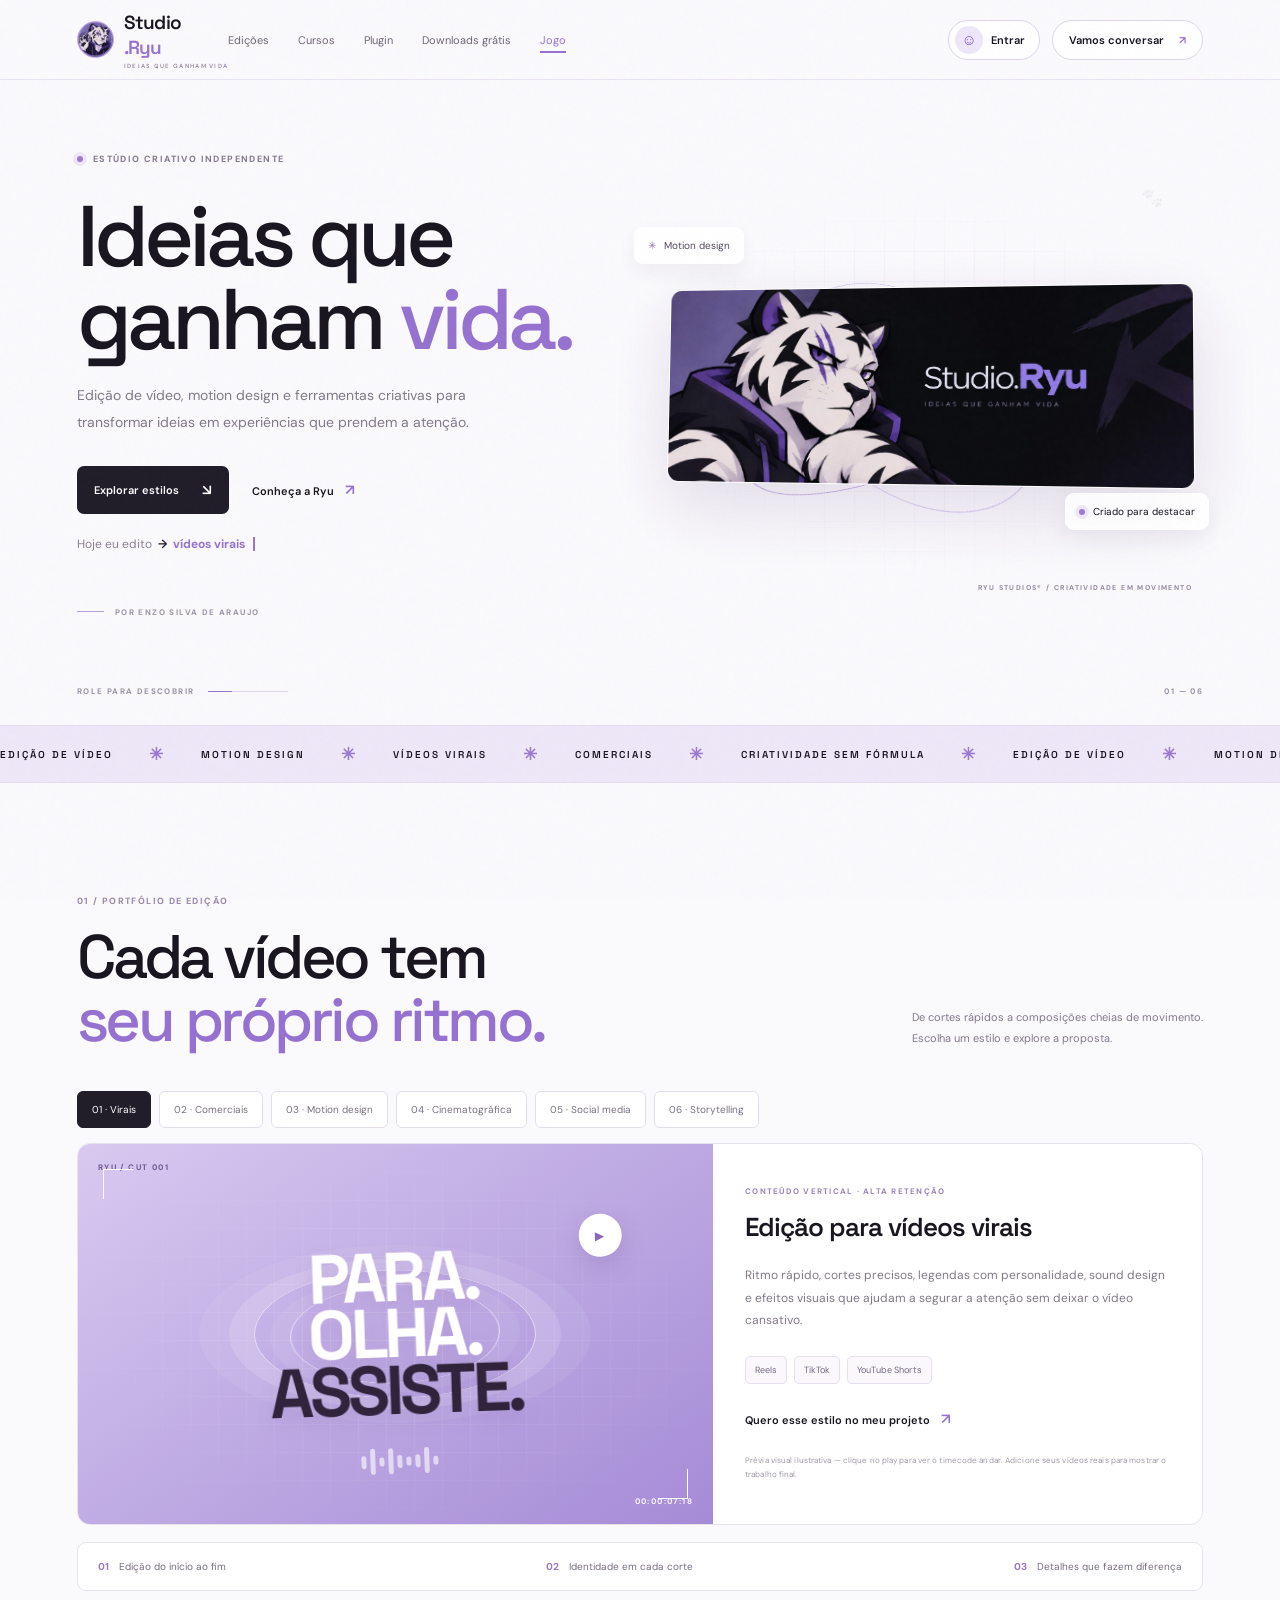
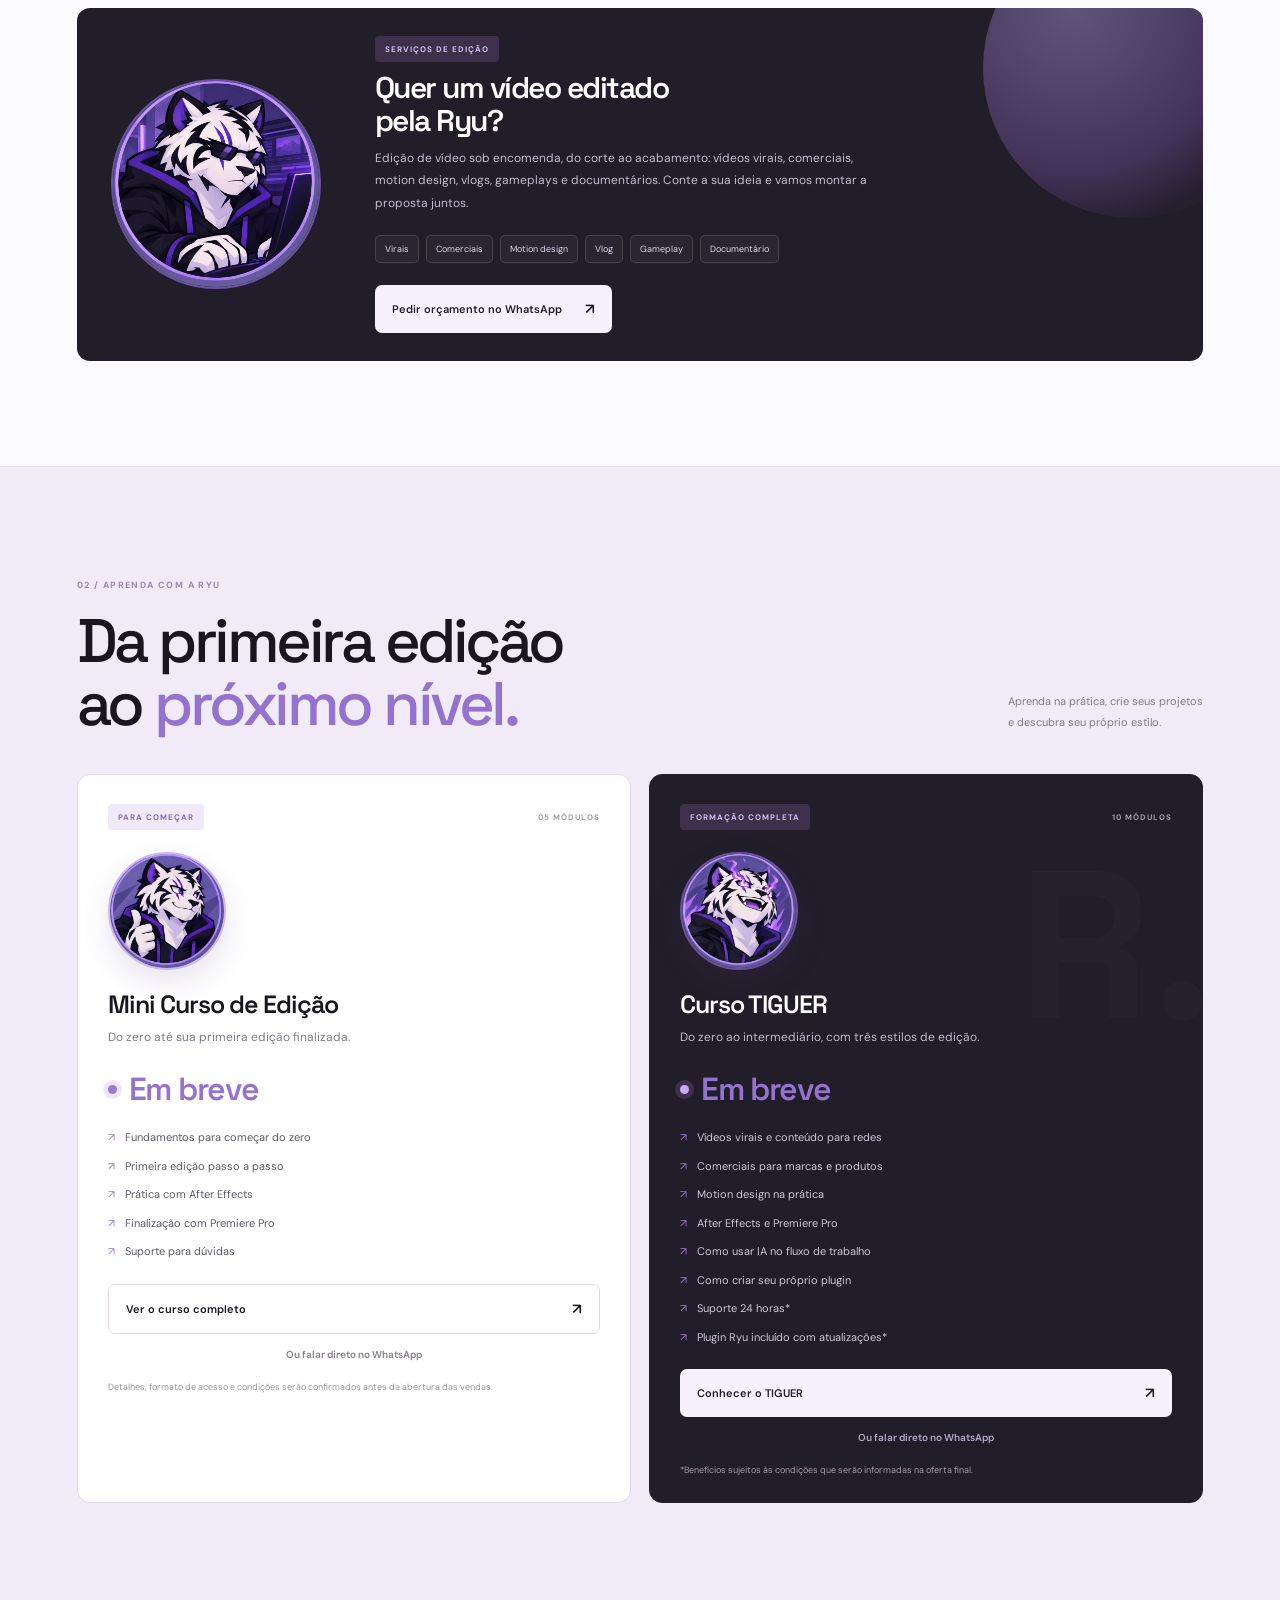
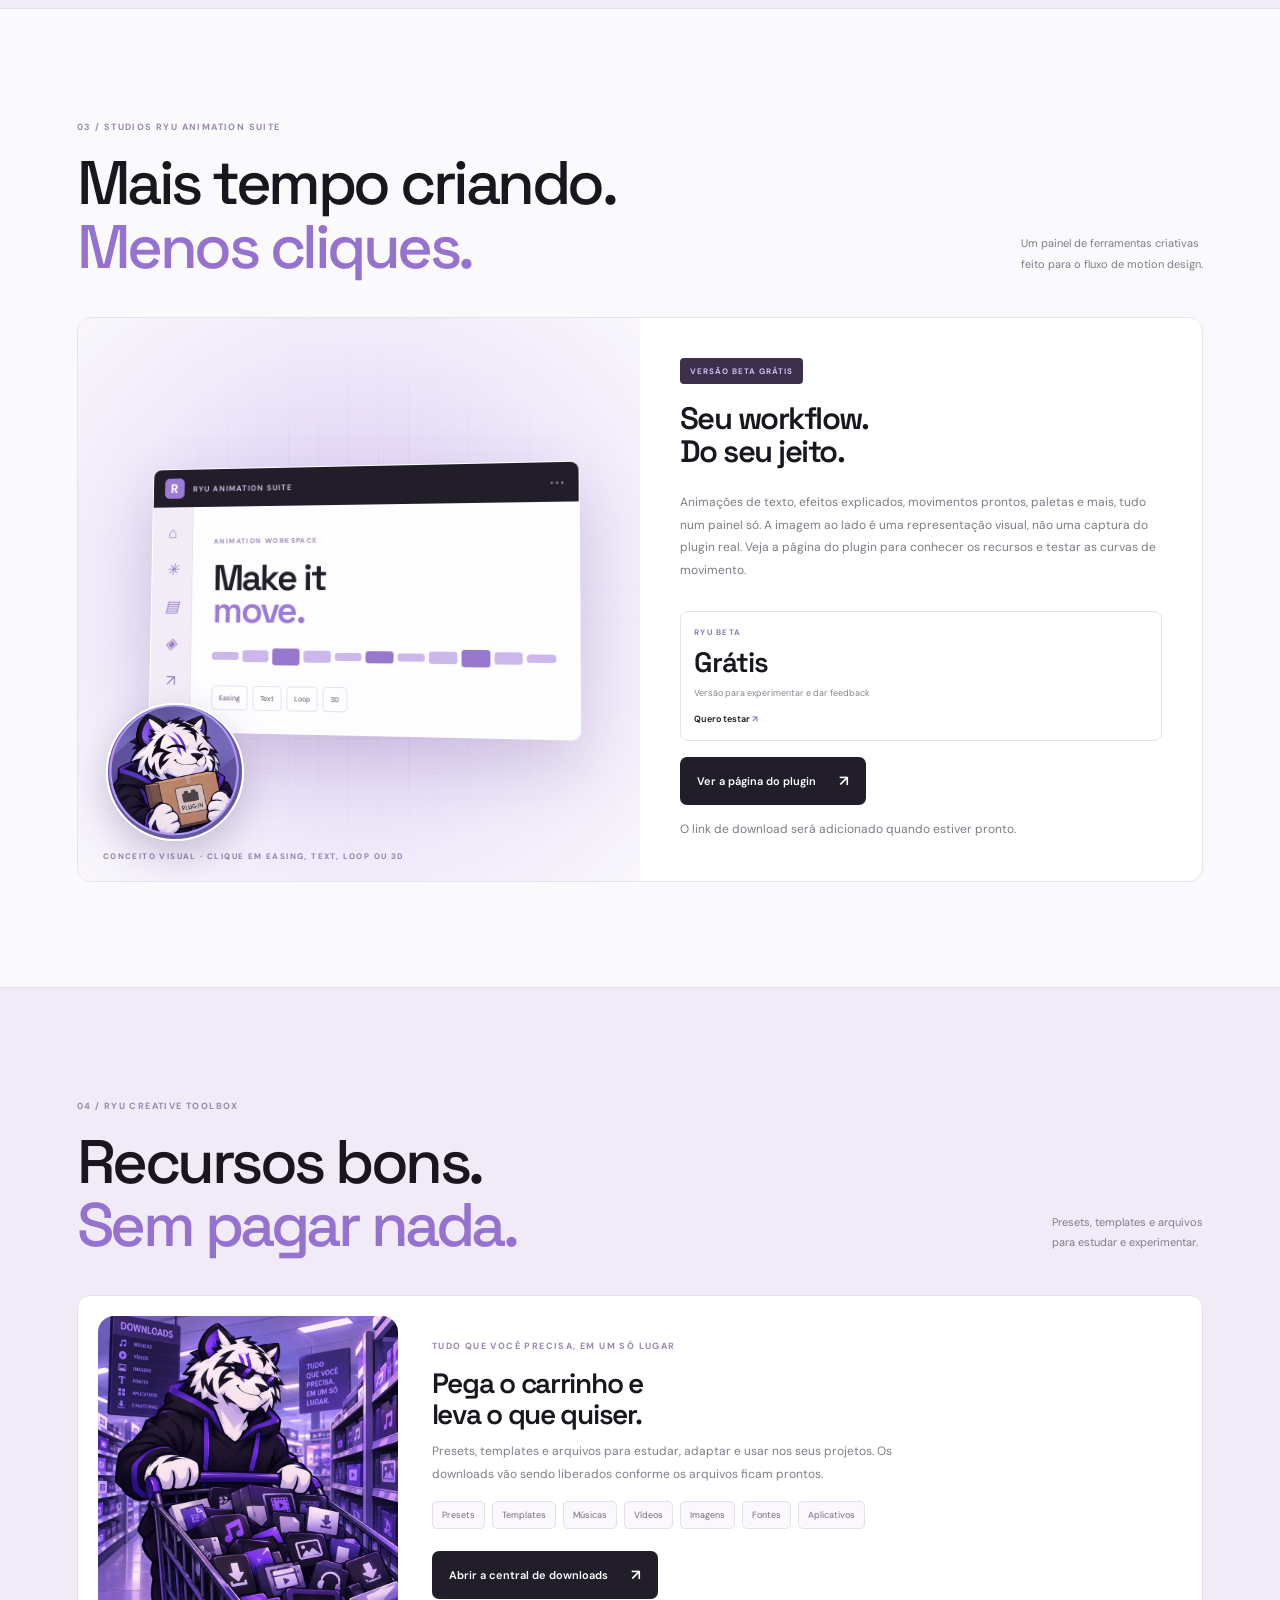
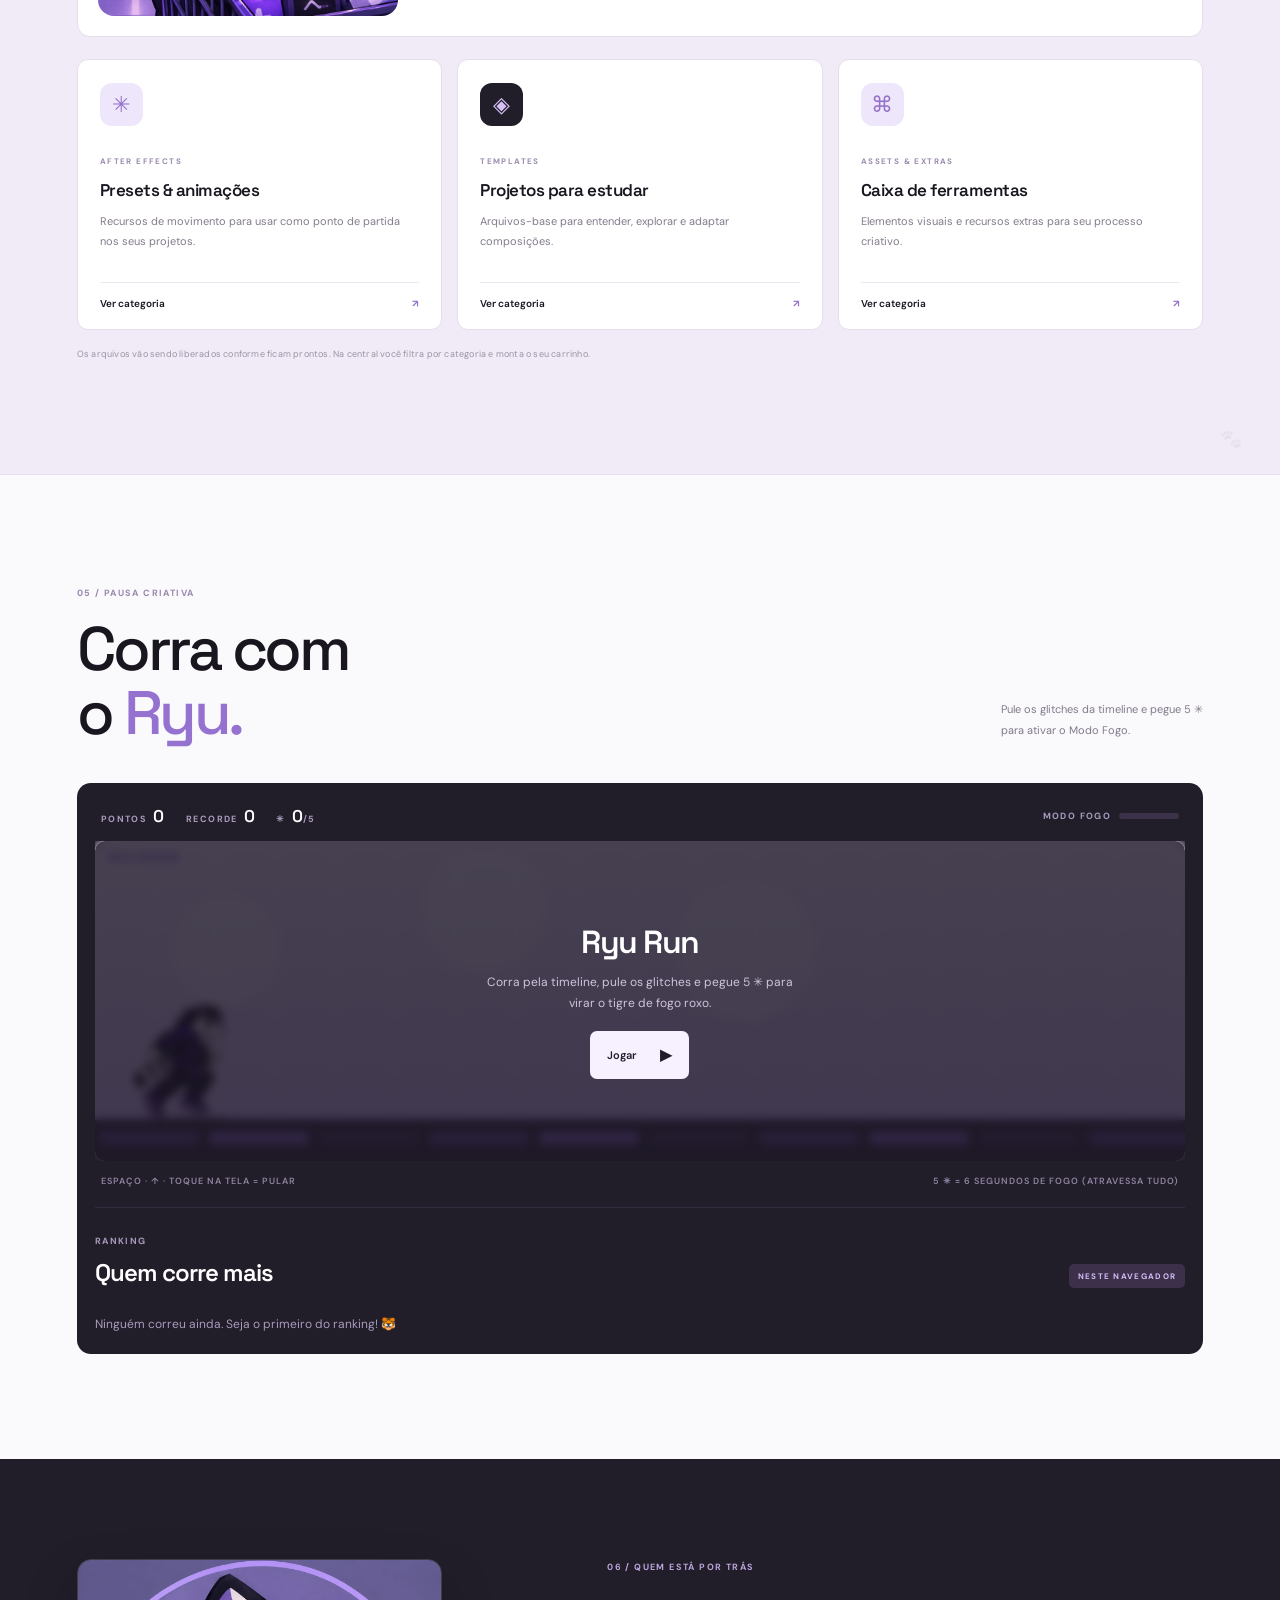
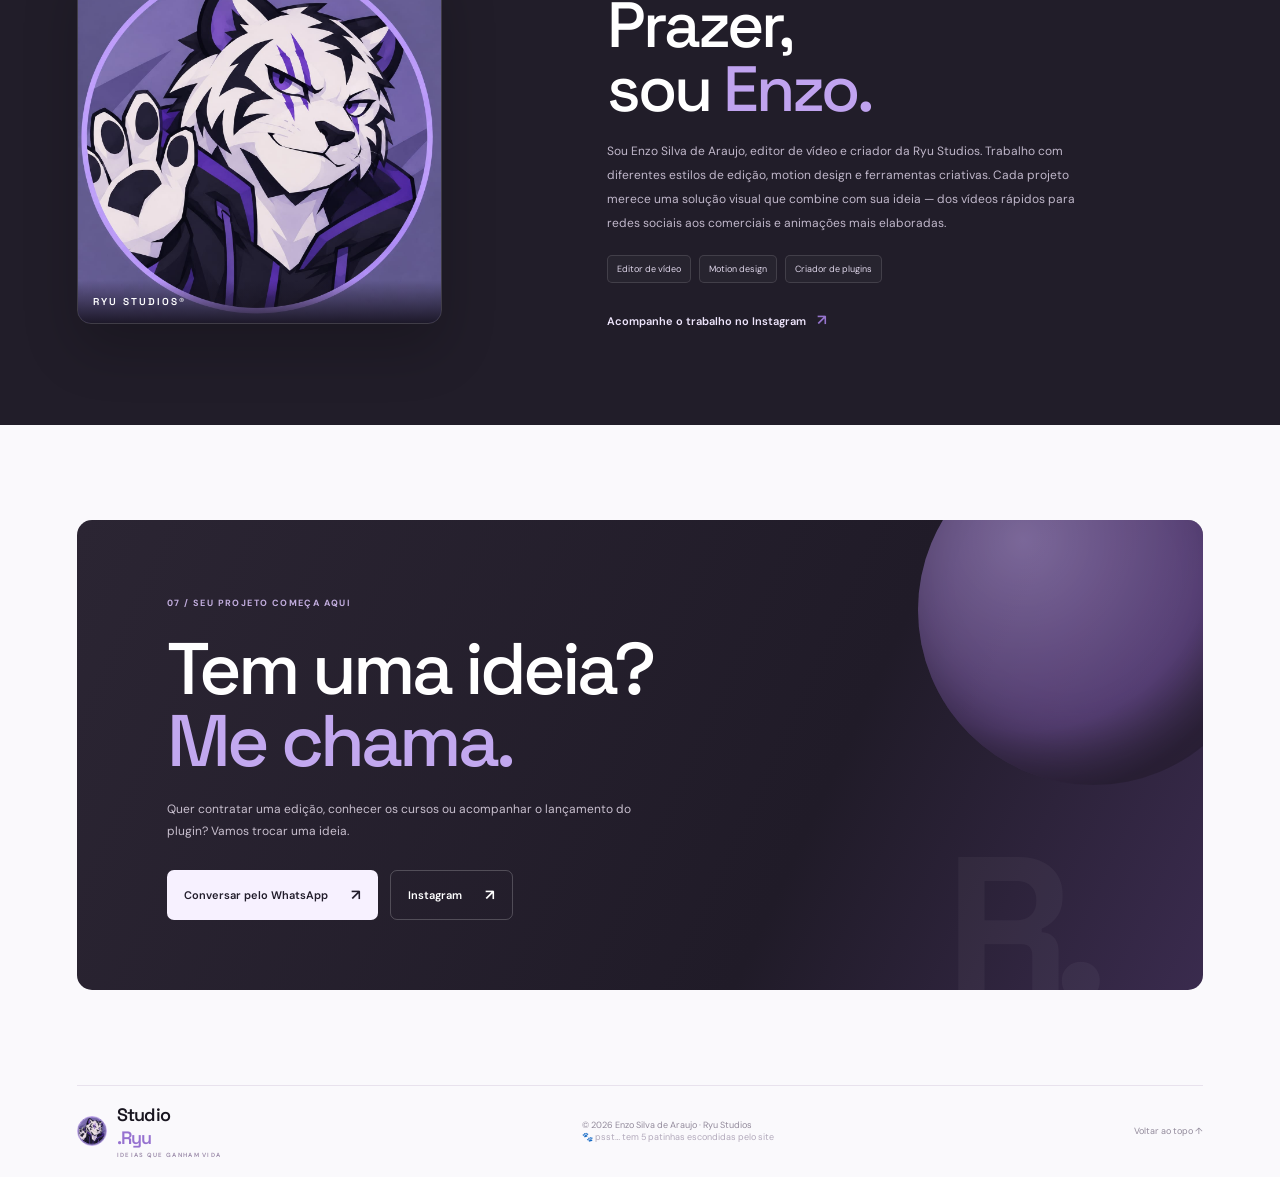
<file: index.html>
<!doctype html>
<html lang="pt-BR">
<head>
  <meta charset="utf-8"><meta name="viewport" content="width=device-width, initial-scale=1">
  <meta name="theme-color" content="#faf9fc"><meta name="description" content="Ryu Studios, por Enzo Silva de Araujo. Edição de vídeo, motion design, cursos, plugins e recursos criativos.">
  <title>Studio.Ryu — Ideias que ganham vida</title>
  <link rel="icon" href="assets/ryu-tiger-avatar.jpeg">
  <link rel="preconnect" href="https://fonts.googleapis.com"><link rel="preconnect" href="https://fonts.gstatic.com" crossorigin>
  <link href="https://fonts.googleapis.com/css2?family=DM+Sans:wght@400;500;600;700&family=Space+Grotesk:wght@400;500;600;700&display=swap" rel="stylesheet">
  <link rel="stylesheet" href="style.css"><script src="script.js?v=4" defer></script><script src="profile.js?v=4" defer></script><script src="sprites.js?v=4" defer></script><script src="game.js?v=4" defer></script>
</head>
<body>
  <div class="grain" aria-hidden="true"></div>
  <header class="header">
    <a class="brand" href="#inicio"><img src="assets/ryu-tiger-avatar.jpeg" alt="" class="brand-avatar"><span>Studio<span class="purple">.Ryu</span><small>IDEIAS QUE GANHAM VIDA</small></span></a>
    <button class="menu-toggle" aria-label="Abrir menu" aria-expanded="false"><i></i><i></i></button>
    <nav class="nav"><a href="#edicoes">Edições</a><a href="#cursos">Cursos</a><a href="#plugin">Plugin</a><a href="downloads.html">Downloads grátis</a><a href="#jogo">Jogo</a></nav>
    <a class="header-cta" href="#contato">Vamos conversar <span>↗</span></a>
  </header>
  <main>
    <section class="hero wrap" id="inicio">
      <div class="hero-copy reveal"><div class="eyebrow"><span class="dot"></span> ESTÚDIO CRIATIVO INDEPENDENTE</div>
        <h1>Ideias que<br>ganham <span class="purple">vida.</span></h1>
        <p class="hero-text">Edição de vídeo, motion design e ferramentas criativas para transformar ideias em experiências que prendem a atenção.</p>
        <div class="hero-actions"><a class="btn dark-btn" href="#edicoes">Explorar estilos <span>↘</span></a><a class="plain-link" href="https://www.instagram.com/studios.ryu_oficial/" target="_blank" rel="noreferrer">Conheça a Ryu <span>↗</span></a></div>
        <div class="type-line">Hoje eu edito <b>→</b> <span id="typer" data-words="vídeos virais|comerciais|motion design|vlogs|gameplays|documentários"></span><i class="caret"></i></div>
        <div class="hero-signature"><span class="signature-line"></span><span>POR ENZO SILVA DE ARAUJO</span></div>
      </div>
      <div class="hero-art reveal"><div class="art-grid"></div><div class="orbit orbit-a"></div><div class="orbit orbit-b"></div><div class="brand-banner"><img src="assets/ryu-studios-banner.jpeg" alt="Tigre da Ryu Studios com a assinatura Studio.Ryu — Ideias que ganham vida"><span class="banner-glint"></span></div><div class="float-tag tag-one">✳ <span>Motion design</span></div><div class="float-tag tag-two"><span class="status-pill"></span> Criado para destacar</div><span class="art-caption">RYU STUDIOS® / CRIATIVIDADE EM MOVIMENTO</span></div>
      <div class="hero-bottom"><span>ROLE PARA DESCOBRIR</span><i></i><span>01 — 06</span></div>
      <button class="paw" data-paw="inicio" style="right:3%;top:16%" aria-label="Patinha escondida">🐾</button>
    </section>
    <div class="ticker"><div class="ticker-track"><span>EDIÇÃO DE VÍDEO</span><b>✳</b><span>MOTION DESIGN</span><b>✳</b><span>VÍDEOS VIRAIS</span><b>✳</b><span>COMERCIAIS</span><b>✳</b><span>CRIATIVIDADE SEM FÓRMULA</span><b>✳</b><span>EDIÇÃO DE VÍDEO</span><b>✳</b><span>MOTION DESIGN</span><b>✳</b><span>VÍDEOS VIRAIS</span><b>✳</b></div></div>

    <section class="section wrap" id="edicoes">
      <div class="section-heading reveal"><div><span class="eyebrow-number">01 / PORTFÓLIO DE EDIÇÃO</span><h2>Cada vídeo tem<br><span class="purple">seu próprio ritmo.</span></h2></div><p>De cortes rápidos a composições cheias de movimento.<br>Escolha um estilo e explore a proposta.</p></div>
      <div class="style-tabs reveal" role="tablist" aria-label="Estilos de edição"><button class="style-tab active" data-style="viral" role="tab" aria-selected="true">01 · Virais</button><button class="style-tab" data-style="commercial" role="tab" aria-selected="false">02 · Comerciais</button><button class="style-tab" data-style="motion" role="tab" aria-selected="false">03 · Motion design</button><button class="style-tab" data-style="cinematic" role="tab" aria-selected="false">04 · Cinematográfica</button><button class="style-tab" data-style="social" role="tab" aria-selected="false">05 · Social media</button><button class="style-tab" data-style="story" role="tab" aria-selected="false">06 · Storytelling</button></div>
      <div class="showcase reveal"><div class="showcase-art art-viral" id="showcase-art"><div class="showcase-grid"></div><span class="screen-code" id="screen-code">RYU / CUT 001</span><div class="fake-screen" id="fake-screen"><div class="screen-ring"></div><div class="screen-heading" id="screen-heading">PARA.<br>OLHA.<br><em>ASSISTE.</em></div><div class="audio-bars"><i></i><i></i><i></i><i></i><i></i><i></i><i></i><i></i><i></i></div><button type="button" class="fake-play">▶</button></div><span class="screen-time">00:00:07:18</span><span class="corner corner-a"></span><span class="corner corner-b"></span></div>
        <div class="showcase-copy"><span class="style-kicker" id="style-kicker">CONTEÚDO VERTICAL · ALTA RETENÇÃO</span><h3 id="style-title">Edição para vídeos virais</h3><p id="style-description">Ritmo rápido, cortes precisos, legendas com personalidade, sound design e efeitos visuais que ajudam a segurar a atenção sem deixar o vídeo cansativo.</p><div class="tags" id="style-tags"><span>Reels</span><span>TikTok</span><span>YouTube Shorts</span></div><a class="plain-link" href="#servicos">Quero esse estilo no meu projeto <span>↗</span></a><span class="demo-note">Prévia visual ilustrativa — clique no play para ver o timecode andar. Adicione seus vídeos reais para mostrar o trabalho final.</span></div></div>
      <div class="services-strip reveal"><span><b>01</b> Edição do início ao fim</span><span><b>02</b> Identidade em cada corte</span><span><b>03</b> Detalhes que fazem diferença</span></div>
      <div class="service-card reveal" id="servicos"><div class="mascot" data-says="Bora editar? 🎬|Manda a ideia que eu transformo!|Corte rápido, resultado bonito."><img src="assets/tigre-edicao.jpeg" alt="Tigre de óculos editando no computador"></div>
        <div><span class="course-label lavender-label">SERVIÇOS DE EDIÇÃO</span><h3>Quer um vídeo editado<br>pela Ryu?</h3><p>Edição de vídeo sob encomenda, do corte ao acabamento: vídeos virais, comerciais, motion design, vlogs, gameplays e documentários. Conte a sua ideia e vamos montar a proposta juntos.</p><div class="chip-row"><span>Virais</span><span>Comerciais</span><span>Motion design</span><span>Vlog</span><span>Gameplay</span><span>Documentário</span></div><a class="btn light-btn" href="https://wa.me/5571983716396?text=Oi%20Enzo%21%20Vi%20o%20site%20da%20Studio.Ryu%20e%20quero%20um%20or%C3%A7amento%20de%20edi%C3%A7%C3%A3o%20de%20v%C3%ADdeo." target="_blank" rel="noreferrer">Pedir orçamento no WhatsApp <span>↗</span></a></div></div>
    </section>

    <section class="courses-section" id="cursos"><div class="wrap section"><div class="section-heading reveal"><div><span class="eyebrow-number">02 / APRENDA COM A RYU</span><h2>Da primeira edição<br>ao <span class="purple">próximo nível.</span></h2></div><p>Aprenda na prática, crie seus projetos<br>e descubra seu próprio estilo.</p></div>
      <div class="course-grid">
        <article class="course-card reveal"><div class="course-card-top"><span class="course-label">PARA COMEÇAR</span><span class="module-count">05 MÓDULOS</span></div><div class="course-graphic mascot-graphic"><div class="mascot" data-says="Joinha pra quem está começando! 👍|Todo mundo começa do zero.|Sua primeira edição está a caminho!"><img src="assets/tigre-mini.jpeg" alt="Tigre fazendo joinha"></div></div><h3>Mini Curso de Edição</h3><p class="course-subtitle">Do zero até sua primeira edição finalizada.</p><div class="price soon">Em breve</div><ul><li>Fundamentos para começar do zero</li><li>Primeira edição passo a passo</li><li>Prática com After Effects</li><li>Finalização com Premiere Pro</li><li>Suporte para dúvidas</li></ul><div class="course-actions"><a class="btn outline-btn" href="mini-curso.html">Ver o curso completo <span>↗</span></a><a class="text-link" href="https://wa.me/5571983716396?text=Oi%20Enzo%21%20Tenho%20interesse%20no%20Mini%20Curso%20de%20Edi%C3%A7%C3%A3o.%20Pode%20me%20avisar%20quando%20abrir%3F" target="_blank" rel="noreferrer">Ou falar direto no WhatsApp</a></div><p class="fine-print">Detalhes, formato de acesso e condições serão confirmados antes da abertura das vendas.</p></article>
        <article class="course-card featured-course reveal"><div class="course-card-top"><span class="course-label lavender-label">FORMAÇÃO COMPLETA</span><span class="module-count">10 MÓDULOS</span></div><div class="course-graphic mascot-graphic"><div class="mascot" data-says="RAWR! 🔥|Do zero ao intermediário!|Isso aqui pega fogo!"><img src="assets/tigre-tiguer.jpeg" alt="Tigre com fogo roxo nos olhos"></div></div><h3>Curso TIGUER</h3><p class="course-subtitle">Do zero ao intermediário, com três estilos de edição.</p><div class="price soon">Em breve</div><ul><li>Vídeos virais e conteúdo para redes</li><li>Comerciais para marcas e produtos</li><li>Motion design na prática</li><li>After Effects e Premiere Pro</li><li>Como usar IA no fluxo de trabalho</li><li>Como criar seu próprio plugin</li><li>Suporte 24 horas*</li><li>Plugin Ryu incluído com atualizações*</li></ul><div class="course-actions"><a class="btn light-btn" href="curso-tiguer.html">Conhecer o TIGUER <span>↗</span></a><a class="text-link" href="https://wa.me/5571983716396?text=Oi%20Enzo%21%20Tenho%20interesse%20no%20Curso%20TIGUER.%20Pode%20me%20avisar%20quando%20abrir%3F" target="_blank" rel="noreferrer">Ou falar direto no WhatsApp</a></div><p class="fine-print">*Benefícios sujeitos às condições que serão informadas na oferta final.</p><span class="watermark-r">R.</span></article>
      </div>
    </div></section>

    <section class="section wrap" id="plugin"><div class="section-heading reveal"><div><span class="eyebrow-number">03 / STUDIOS RYU ANIMATION SUITE</span><h2>Mais tempo criando.<br><span class="purple">Menos cliques.</span></h2></div><p>Um painel de ferramentas criativas<br>feito para o fluxo de motion design.</p></div>
      <div class="plugin-panel reveal"><div class="plugin-preview"><div class="plugin-orbit"></div><div class="plugin-window"><div class="plugin-titlebar"><span class="plugin-icon">R</span><b>RYU ANIMATION SUITE</b><span class="window-dots">•••</span></div><div class="plugin-body"><div class="plugin-sidebar"><i>⌂</i><i>✳</i><i>▤</i><i>◈</i><i>↗</i></div><div class="plugin-main"><span>ANIMATION WORKSPACE</span><h4>Make it<br><em>move.</em></h4><div class="waveform"><i></i><i></i><i></i><i></i><i></i><i></i><i></i><i></i><i></i><i></i><i></i></div><div class="plugin-controls"><b>Easing</b><b>Text</b><b>Loop</b><b>3D</b></div></div></div></div><div class="mascot" data-says="Menos cliques, mais animação!|Beta grátis, bora testar?|Entrega rápida de plugin! 📦"><img src="assets/tigre-plugin.jpeg" alt="Tigre abraçando uma caixa de plug-in"></div><span class="preview-caption">CONCEITO VISUAL · CLIQUE EM EASING, TEXT, LOOP OU 3D</span></div>
        <div class="plugin-details"><span class="course-label lavender-label">VERSÃO BETA GRÁTIS</span><h3>Seu workflow.<br>Do seu jeito.</h3><p>Animações de texto, efeitos explicados, movimentos prontos, paletas e mais, tudo num painel só. A imagem ao lado é uma representação visual, não uma captura do plugin real. Veja a página do plugin para conhecer os recursos e testar as curvas de movimento.</p><div class="plugin-options single"><div class="plugin-option"><span>RYU BETA</span><strong>Grátis</strong><small>Versão para experimentar e dar feedback</small><a href="https://wa.me/5571983716396?text=Oi%20Enzo%21%20Quero%20testar%20o%20plugin%20da%20Studio.Ryu.%20Como%20fa%C3%A7o%20para%20receber%3F" target="_blank" rel="noreferrer">Quero testar <b>↗</b></a></div></div><a class="btn dark-btn" style="margin-top:16px" href="plugin.html">Ver a página do plugin <span>↗</span></a><p class="fine-print">O link de download será adicionado quando estiver pronto.</p></div></div>
    </section>

    <section class="downloads-section" id="downloads" style="position:relative"><div class="wrap section"><div class="section-heading reveal"><div><span class="eyebrow-number">04 / RYU CREATIVE TOOLBOX</span><h2>Recursos bons.<br><span class="purple">Sem pagar nada.</span></h2></div><p>Presets, templates e arquivos<br>para estudar e experimentar.</p></div>
      <div class="dl-feature reveal"><div class="mascot" data-says="Tudo de graça, pode levar!|Enche o carrinho!|Downloads chegando em breve..."><img src="assets/tigre-downloads.jpeg" alt="Tigre de óculos empurrando um carrinho cheio de downloads"></div><div><span class="eyebrow-number">TUDO QUE VOCÊ PRECISA, EM UM SÓ LUGAR</span><h3>Pega o carrinho e<br>leva o que quiser.</h3><p>Presets, templates e arquivos para estudar, adaptar e usar nos seus projetos. Os downloads vão sendo liberados conforme os arquivos ficam prontos.</p><div class="chip-row"><span>Presets</span><span>Templates</span><span>Músicas</span><span>Vídeos</span><span>Imagens</span><span>Fontes</span><span>Aplicativos</span></div><a class="btn dark-btn" href="downloads.html" style="width:max-content">Abrir a central de downloads <span>↗</span></a></div></div>
      <div class="download-grid">
      <article class="download-card reveal"><div class="download-icon">✳</div><span>AFTER EFFECTS</span><h3>Presets & animações</h3><p>Recursos de movimento para usar como ponto de partida nos seus projetos.</p><a href="downloads.html#presets">Ver categoria <b>↗</b></a></article>
      <article class="download-card reveal"><div class="download-icon dark-icon">◈</div><span>TEMPLATES</span><h3>Projetos para estudar</h3><p>Arquivos-base para entender, explorar e adaptar composições.</p><a href="downloads.html#templates">Ver categoria <b>↗</b></a></article>
      <article class="download-card reveal"><div class="download-icon">⌘</div><span>ASSETS & EXTRAS</span><h3>Caixa de ferramentas</h3><p>Elementos visuais e recursos extras para seu processo criativo.</p><a href="downloads.html#extras">Ver categoria <b>↗</b></a></article>
    </div><p class="download-note">Os arquivos vão sendo liberados conforme ficam prontos. Na central você filtra por categoria e monta o seu carrinho.</p></div>
      <button class="paw" data-paw="downloads" style="right:2.5%;bottom:20px" aria-label="Patinha escondida">🐾</button></section>

    <section class="section wrap" id="jogo"><div class="section-heading reveal"><div><span class="eyebrow-number">05 / PAUSA CRIATIVA</span><h2>Corra com<br>o <span class="purple">Ryu.</span></h2></div><p>Pule os glitches da timeline e pegue 5 ✳<br>para ativar o Modo Fogo.</p></div>
      <div class="game-card reveal"><div class="game-hud"><span>PONTOS<b id="g-score">0</b></span><span>RECORDE<b id="g-best">0</b></span><span>✳<b id="g-stars">0</b>/5</span><span class="fire-meter">MODO FOGO<i id="g-meter"></i></span></div>
        <div class="game-stage" id="game-stage" tabindex="0" aria-label="Jogo Ryu Run. Pressione espaço ou seta para cima para pular."><canvas id="game" width="900" height="260"></canvas>
          <div class="game-overlay" id="game-overlay"><h3 id="g-title">Ryu Run</h3><p id="g-text">Corra pela timeline, pule os glitches e pegue 5 ✳ para virar o tigre de fogo roxo.</p><form class="g-save" id="g-save" hidden autocomplete="off"><div class="g-who" id="g-who"></div><input id="g-name" maxlength="60" placeholder="Sua frase para o ranking (opcional)" aria-label="Sua frase para o ranking"><button type="submit" class="btn light-btn" id="g-submit">Salvar no ranking <span>🏆</span></button></form><button type="button" class="btn light-btn" id="g-start">Jogar <span>▶</span></button></div></div>
        <div class="game-help"><span>ESPAÇO · ↑ · TOQUE NA TELA = PULAR</span><span>5 ✳ = 6 SEGUNDOS DE FOGO (ATRAVESSA TUDO)</span></div>
        <div class="rank" id="rank"><div class="rank-head"><div><span class="eyebrow-number">RANKING</span><h3>Quem corre mais</h3></div><span class="rank-tag" id="rank-tag">NESTE NAVEGADOR</span></div><ol class="rank-list" id="rank-list"></ol><p class="rank-empty" id="rank-empty">Ninguém correu ainda. Seja o primeiro do ranking! 🐯</p></div></div>
    </section>

    <section class="about-section" id="sobre"><div class="wrap about-layout"><div class="about-photo reveal"><img src="assets/ryu-tiger-avatar.jpeg" alt="Mascote tigre da identidade visual da Ryu Studios"><span>RYU STUDIOS®</span></div><div class="about-copy reveal"><span class="eyebrow-number">06 / QUEM ESTÁ POR TRÁS</span><h2>Prazer,<br>sou <span>Enzo.</span></h2><p>Sou Enzo Silva de Araujo, editor de vídeo e criador da Ryu Studios. Trabalho com diferentes estilos de edição, motion design e ferramentas criativas. Cada projeto merece uma solução visual que combine com sua ideia — dos vídeos rápidos para redes sociais aos comerciais e animações mais elaboradas.</p><div class="skill-tags"><span>Editor de vídeo</span><span>Motion design</span><span>Criador de plugins</span></div><a class="plain-link light-link" href="https://www.instagram.com/studios.ryu_oficial/" target="_blank" rel="noreferrer">Acompanhe o trabalho no Instagram <span>↗</span></a></div></div></section>

    <section class="contact wrap" id="contato"><div class="contact-panel reveal"><div class="contact-orb"></div><span class="eyebrow-number">07 / SEU PROJETO COMEÇA AQUI</span><h2>Tem uma ideia?<br><span>Me chama.</span></h2><p>Quer contratar uma edição, conhecer os cursos ou acompanhar o lançamento do plugin? Vamos trocar uma ideia.</p><div class="contact-actions"><a class="btn light-btn" href="https://wa.me/5571983716396" target="_blank" rel="noreferrer">Conversar pelo WhatsApp <span>↗</span></a><a class="btn contact-outline" href="https://www.instagram.com/studios.ryu_oficial/" target="_blank" rel="noreferrer">Instagram <span>↗</span></a></div><span class="contact-ghost">R.</span></div></section>
  </main>
  <footer class="footer wrap"><a class="brand" href="#inicio"><img src="assets/ryu-tiger-avatar.jpeg" alt="" class="brand-avatar"><span>Studio<span class="purple">.Ryu</span><small>IDEIAS QUE GANHAM VIDA</small></span></a><span>© <span id="year"></span> Enzo Silva de Araujo · Ryu Studios<br><span class="paw-hint"><button type="button" data-paw-hint>🐾 psst… tem 5 patinhas escondidas pelo site</button></span></span><a href="#inicio">Voltar ao topo ↑</a></footer>
</body></html>
</file>
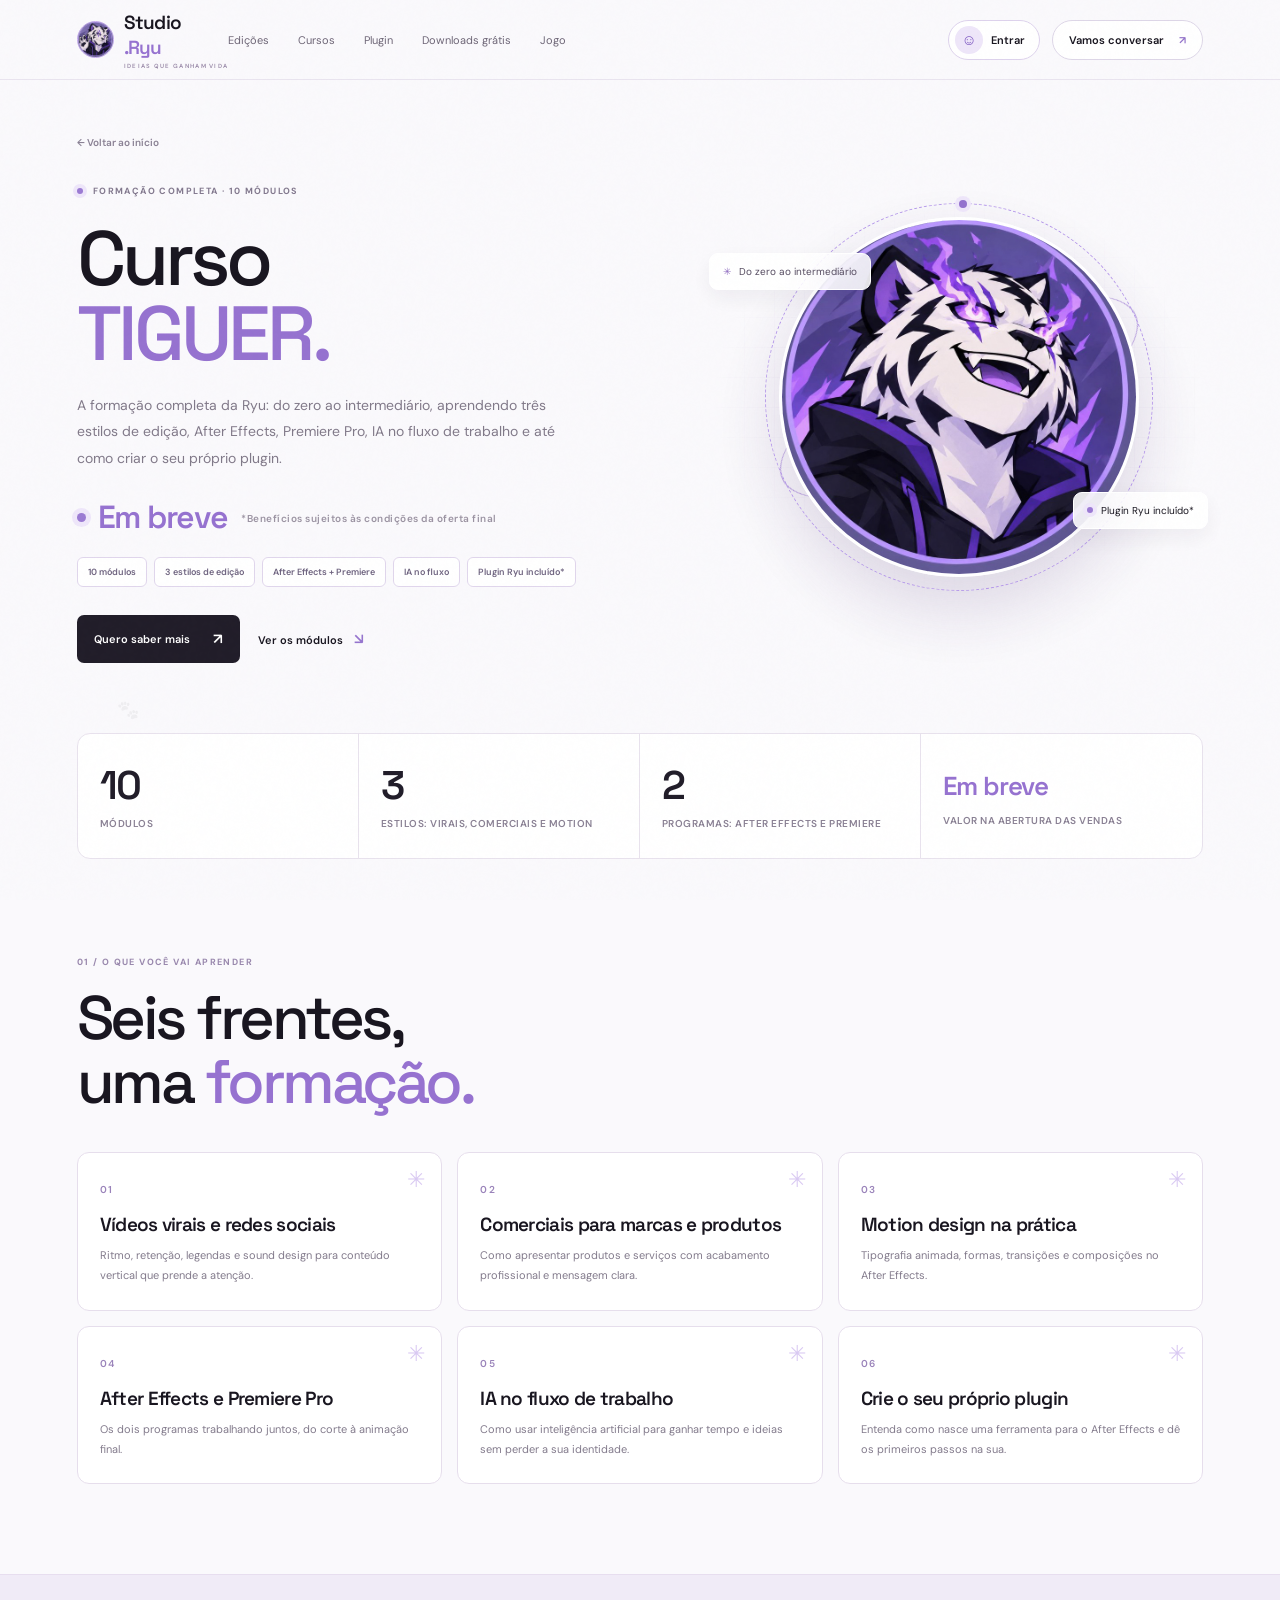
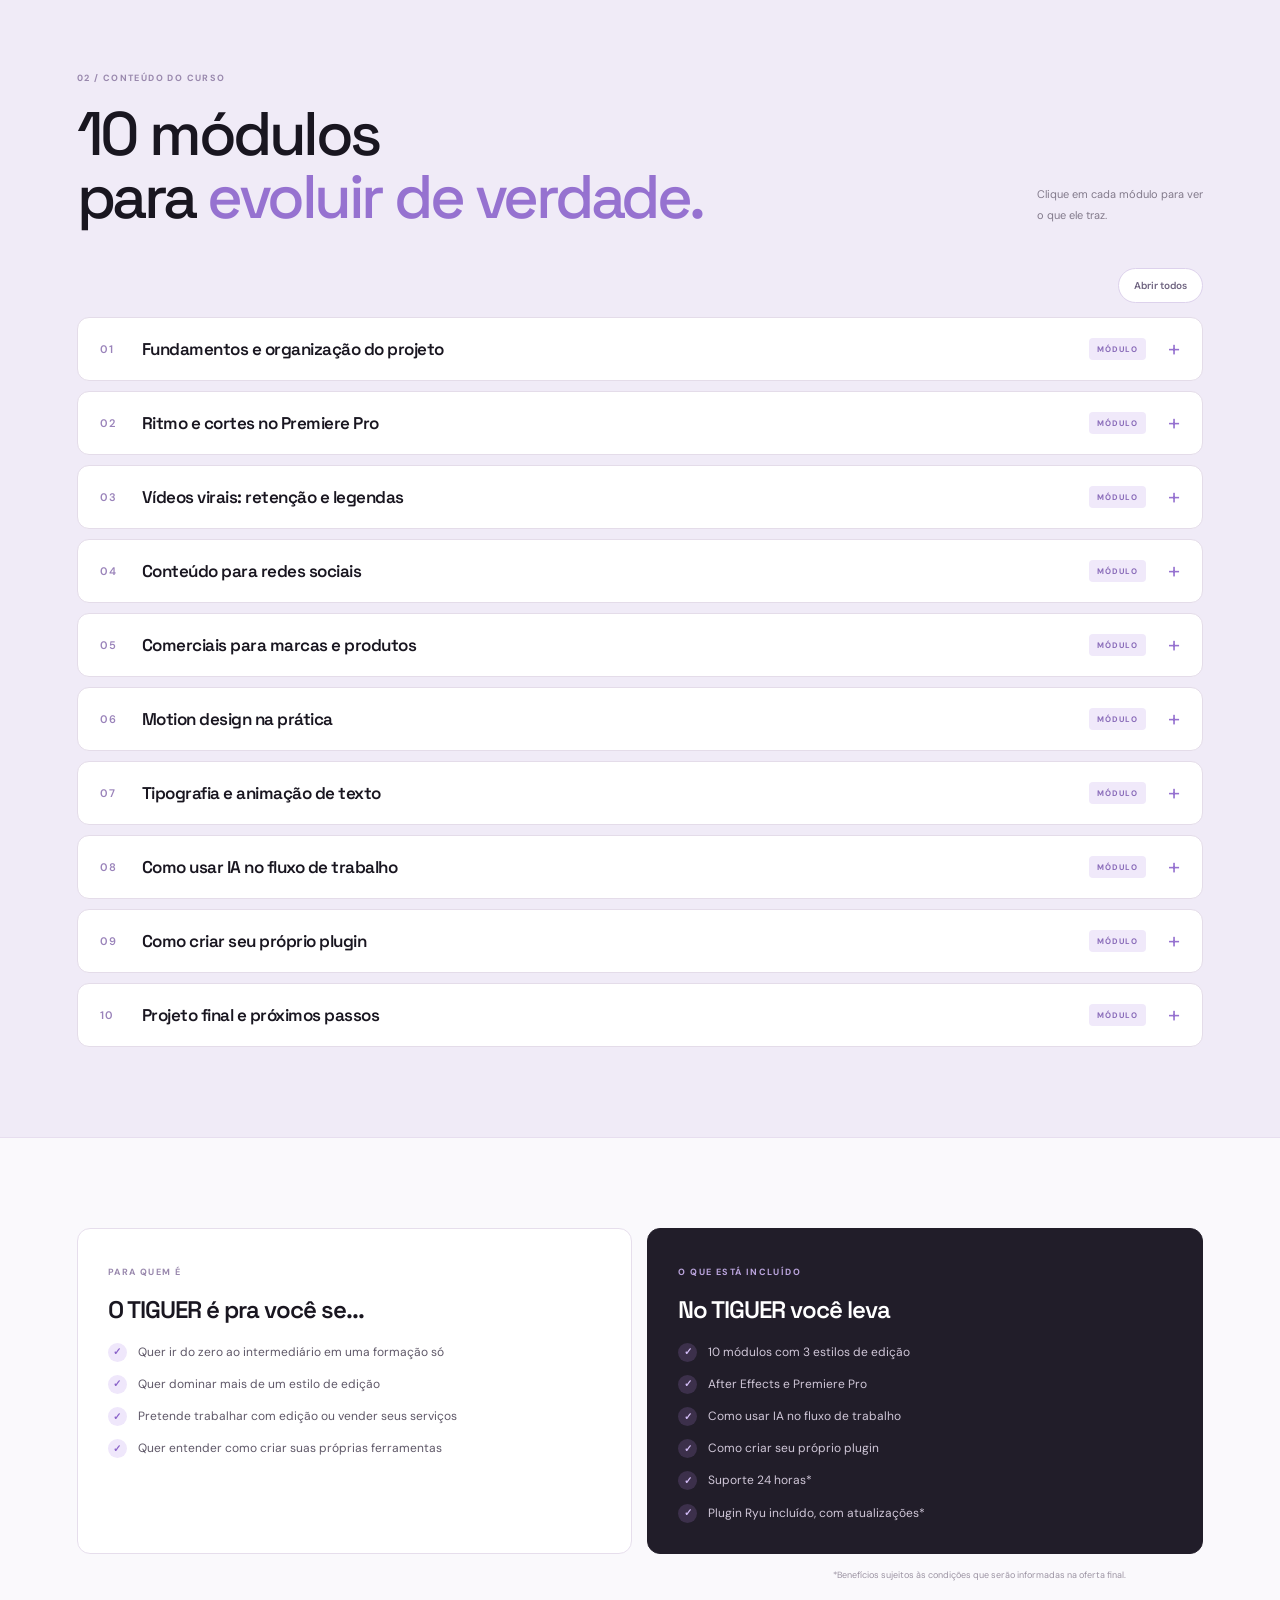
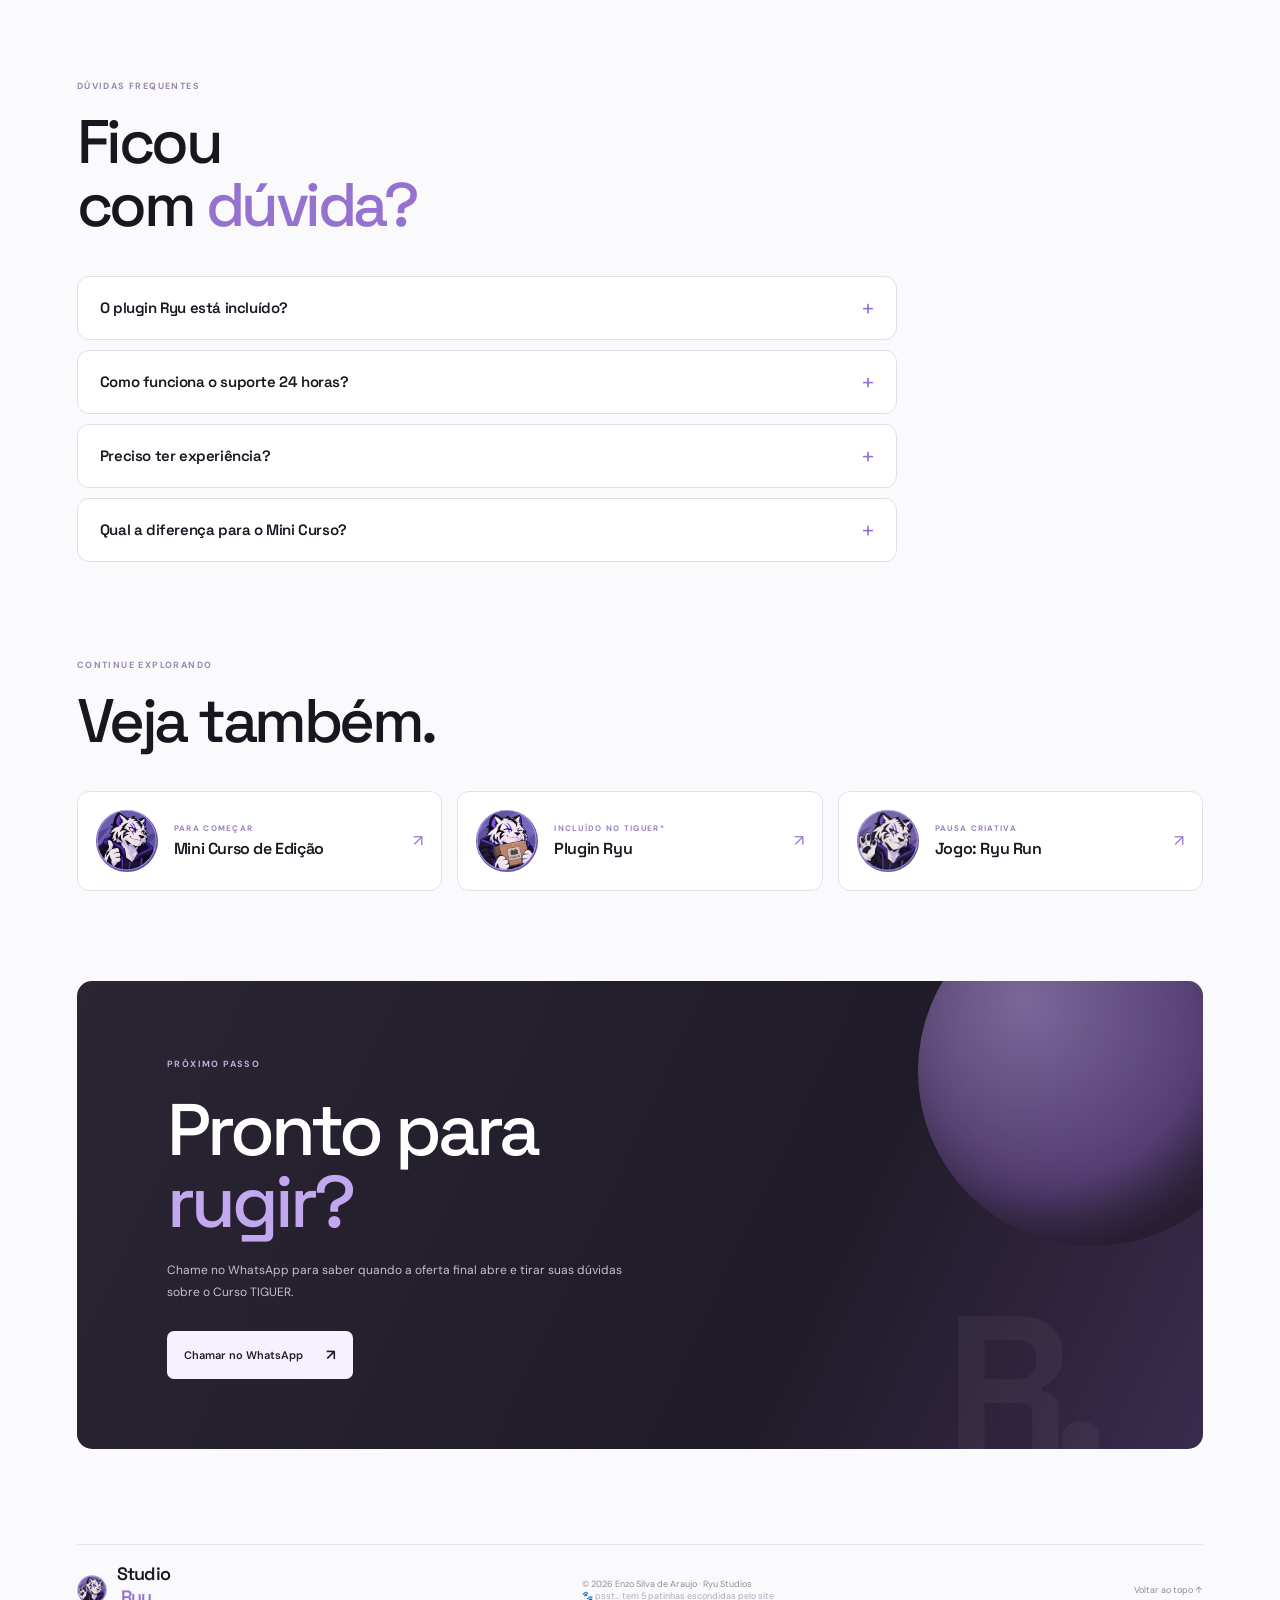
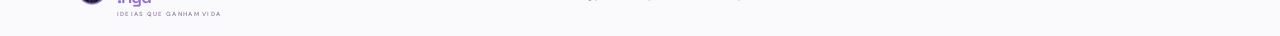
<file: curso-tiguer.html>
<!doctype html>
<html lang="pt-BR">
<head>
  <meta charset="utf-8"><meta name="viewport" content="width=device-width, initial-scale=1">
  <meta name="theme-color" content="#faf9fc"><meta name="description" content="Curso TIGUER: formação do zero ao intermediário em edição, com vídeos virais, comerciais, motion design, After Effects, Premiere Pro, IA e criação de plugin.">
  <title>Curso TIGUER — Studio.Ryu</title>
  <link rel="icon" href="assets/ryu-tiger-avatar.jpeg">
  <link rel="preconnect" href="https://fonts.googleapis.com"><link rel="preconnect" href="https://fonts.gstatic.com" crossorigin>
  <link href="https://fonts.googleapis.com/css2?family=DM+Sans:wght@400;500;600;700&family=Space+Grotesk:wght@400;500;600;700&display=swap" rel="stylesheet">
  <link rel="stylesheet" href="style.css"><script src="script.js?v=4" defer></script><script src="profile.js?v=4" defer></script>
</head>
<body>
  <div class="grain" aria-hidden="true"></div>
  <header class="header">
    <a class="brand" href="index.html"><img src="assets/ryu-tiger-avatar.jpeg" alt="" class="brand-avatar"><span>Studio<span class="purple">.Ryu</span><small>IDEIAS QUE GANHAM VIDA</small></span></a>
    <button class="menu-toggle" aria-label="Abrir menu" aria-expanded="false"><i></i><i></i></button>
    <nav class="nav"><a href="index.html#edicoes">Edições</a><a href="index.html#cursos">Cursos</a><a href="index.html#plugin">Plugin</a><a href="downloads.html">Downloads grátis</a><a href="index.html#jogo">Jogo</a></nav>
    <a class="header-cta" href="index.html#contato">Vamos conversar <span>↗</span></a>
  </header>
  <main id="top">
    <section class="page-hero wrap">
      <div class="reveal"><a class="crumb" href="index.html#cursos">← Voltar ao início</a>
        <div class="eyebrow" style="margin-top:34px"><span class="dot"></span> FORMAÇÃO COMPLETA · 10 MÓDULOS</div>
        <h1>Curso<br><span class="purple">TIGUER.</span></h1><p class="hero-text">A formação completa da Ryu: do zero ao intermediário, aprendendo três estilos de edição, After Effects, Premiere Pro, IA no fluxo de trabalho e até como criar o seu próprio plugin.</p><div class="price-line"><div class="price soon">Em breve</div><small>*Benefícios sujeitos às condições da oferta final</small></div>
        <div class="meta-chips"><span>10 módulos</span><span>3 estilos de edição</span><span>After Effects + Premiere</span><span>IA no fluxo</span><span>Plugin Ryu incluído*</span></div>
        <div class="hero-cta"><a class="btn dark-btn" href="https://wa.me/5571983716396?text=Oi%20Enzo%21%20Tenho%20interesse%20no%20Curso%20TIGUER.%20Pode%20me%20avisar%20quando%20abrir%3F" target="_blank" rel="noreferrer">Quero saber mais <span>↗</span></a><a class="plain-link" href="#modulos">Ver os módulos <span>↘</span></a></div>
      </div>
      <div class="page-hero-art reveal"><div class="art-grid"></div><div class="orbit orbit-a"></div><div class="orbit orbit-b"></div><div class="mascot" data-says="RAWR! 🔥|Do zero ao intermediário!|Isso aqui pega fogo!"><span class="mascot-ring"></span><img src="assets/tigre-tiguer.jpeg" alt="Mascote tigre da Ryu Studios"></div><div class="float-tag tag-one">✳ <span>Do zero ao intermediário</span></div><div class="float-tag tag-two"><span class="status-pill"></span> Plugin Ryu incluído*</div></div>
      <button class="paw" data-paw="tiguer" style="left:3%;bottom:18px" aria-label="Patinha escondida">🐾</button>
    </section>
<section class="wrap" style="margin-top:-10px"><div class="facts reveal"><div><b data-count="10">0</b><span>MÓDULOS</span></div><div><b data-count="3">0</b><span>ESTILOS: VIRAIS, COMERCIAIS E MOTION</span></div><div><b data-count="2">0</b><span>PROGRAMAS: AFTER EFFECTS E PREMIERE</span></div><div><b class="soon-b">Em breve</b><span>VALOR NA ABERTURA DAS VENDAS</span></div></div></section>
<section class="wrap sec" id="aprender"><div class="section-heading reveal"><div><span class="eyebrow-number">01 / O QUE VOCÊ VAI APRENDER</span><h2>Seis frentes,<br>uma <span class="purple">formação.</span></h2></div></div><div class="learn-grid"><article class="learn-card reveal"><span class="num">01</span><h3>Vídeos virais e redes sociais</h3><p>Ritmo, retenção, legendas e sound design para conteúdo vertical que prende a atenção.</p></article><article class="learn-card reveal"><span class="num">02</span><h3>Comerciais para marcas e produtos</h3><p>Como apresentar produtos e serviços com acabamento profissional e mensagem clara.</p></article><article class="learn-card reveal"><span class="num">03</span><h3>Motion design na prática</h3><p>Tipografia animada, formas, transições e composições no After Effects.</p></article><article class="learn-card reveal"><span class="num">04</span><h3>After Effects e Premiere Pro</h3><p>Os dois programas trabalhando juntos, do corte à animação final.</p></article><article class="learn-card reveal"><span class="num">05</span><h3>IA no fluxo de trabalho</h3><p>Como usar inteligência artificial para ganhar tempo e ideias sem perder a sua identidade.</p></article><article class="learn-card reveal"><span class="num">06</span><h3>Crie o seu próprio plugin</h3><p>Entenda como nasce uma ferramenta para o After Effects e dê os primeiros passos na sua.</p></article></div></section>
<div class="band" id="modulos"><div class="wrap sec" style="padding-top:90px;padding-bottom:90px"><div class="section-heading reveal"><div><span class="eyebrow-number">02 / CONTEÚDO DO CURSO</span><h2>10 módulos<br>para <span class="purple">evoluir de verdade.</span></h2></div><p>Clique em cada módulo para ver<br>o que ele traz.</p></div><div class="modules-bar"><button class="chip-btn" data-toggle-all="#mods">Abrir todos</button></div><div class="modules reveal" id="mods"><details class="module"><summary><span class="mn">01</span><h3>Fundamentos e organização do projeto</h3><span class="tagm">MÓDULO</span></summary><div class="module-body"><p>A base de tudo: como pensar o vídeo antes de abrir o programa e manter o projeto organizado.</p><ul><li>Fluxo de trabalho do início ao fim</li><li>Interface e atalhos essenciais</li><li>Organização de arquivos e pastas</li></ul></div></details><details class="module"><summary><span class="mn">02</span><h3>Ritmo e cortes no Premiere Pro</h3><span class="tagm">MÓDULO</span></summary><div class="module-body"><p>O que dá vida a uma edição é o ritmo. Aqui você treina o olhar para o corte certo.</p><ul><li>Montagem e cortes com intenção</li><li>Transições e continuidade</li><li>Áudio e limpeza de som</li></ul></div></details><details class="module"><summary><span class="mn">03</span><h3>Vídeos virais: retenção e legendas</h3><span class="tagm">MÓDULO</span></summary><div class="module-body"><p>Técnicas para conteúdo vertical que segura o espectador até o fim.</p><ul><li>Estrutura de um vídeo curto</li><li>Legendas com personalidade</li><li>Sound design e efeitos visuais</li></ul></div></details><details class="module"><summary><span class="mn">04</span><h3>Conteúdo para redes sociais</h3><span class="tagm">MÓDULO</span></summary><div class="module-body"><p>Vídeos pensados para cada plataforma, com identidade consistente.</p><ul><li>Formatos para feed, stories e shorts</li><li>Hierarquia de informação</li><li>Padronização visual de um perfil</li></ul></div></details><details class="module"><summary><span class="mn">05</span><h3>Comerciais para marcas e produtos</h3><span class="tagm">MÓDULO</span></summary><div class="module-body"><p>Como transformar um produto ou serviço em um vídeo que vende bem a ideia.</p><ul><li>Planejamento e roteiro curto</li><li>Texto claro e ritmo intencional</li><li>Acabamento profissional</li></ul></div></details><details class="module"><summary><span class="mn">06</span><h3>Motion design na prática</h3><span class="tagm">MÓDULO</span></summary><div class="module-body"><p>Primeiros projetos de animação no After Effects, do zero ao movimento.</p><ul><li>Keyframes, easing e interpolação</li><li>Formas, máscaras e transições</li><li>Composição gráfica</li></ul></div></details><details class="module"><summary><span class="mn">07</span><h3>Tipografia e animação de texto</h3><span class="tagm">MÓDULO</span></summary><div class="module-body"><p>Texto em movimento é uma das ferramentas mais fortes de uma edição.</p><ul><li>Animações de texto do básico ao avançado</li><li>Combinação de fontes e hierarquia</li><li>Títulos para vídeos e reels</li></ul></div></details><details class="module"><summary><span class="mn">08</span><h3>Como usar IA no fluxo de trabalho</h3><span class="tagm">MÓDULO</span></summary><div class="module-body"><p>Inteligência artificial como aliada: ideias, agilidade e organização.</p><ul><li>Onde a IA ajuda de verdade na edição</li><li>Como incluir no seu fluxo sem perder identidade</li><li>Boas práticas e limites</li></ul></div></details><details class="module"><summary><span class="mn">09</span><h3>Como criar seu próprio plugin</h3><span class="tagm">MÓDULO</span></summary><div class="module-body"><p>Entenda a lógica por trás de um plugin e comece a criar ferramentas que aceleram o seu trabalho.</p><ul><li>Como uma ferramenta nasce</li><li>Primeiros passos para o After Effects</li><li>Ideias de plugins para o seu fluxo</li></ul></div></details><details class="module"><summary><span class="mn">10</span><h3>Projeto final e próximos passos</h3><span class="tagm">MÓDULO</span></summary><div class="module-body"><p>Reúna o que aprendeu em um projeto seu e saia com direção para evoluir.</p><ul><li>Projeto final com o seu estilo</li><li>Revisão e ajustes</li><li>Como continuar evoluindo</li></ul></div></details></div></div></div>
<section class="wrap sec"><div class="split"><div class="panel reveal"><span class="eyebrow-number">PARA QUEM É</span><h3>O TIGUER é pra você se...</h3><ul class="checks"><li>Quer ir do zero ao intermediário em uma formação só</li><li>Quer dominar mais de um estilo de edição</li><li>Pretende trabalhar com edição ou vender seus serviços</li><li>Quer entender como criar suas próprias ferramentas</li></ul></div><div class="panel dark reveal"><span class="eyebrow-number" style="color:#bba5dd">O QUE ESTÁ INCLUÍDO</span><h3>No TIGUER você leva</h3><ul class="checks"><li>10 módulos com 3 estilos de edição</li><li>After Effects e Premiere Pro</li><li>Como usar IA no fluxo de trabalho</li><li>Como criar seu próprio plugin</li><li>Suporte 24 horas*</li><li>Plugin Ryu incluído, com atualizações*</li></ul></div></div></section>
<p class="fine-print wrap" style="margin-top:14px;text-align:right">*Benefícios sujeitos às condições que serão informadas na oferta final.</p>
<section class="wrap sec"><div class="section-heading reveal"><div><span class="eyebrow-number">DÚVIDAS FREQUENTES</span><h2>Ficou<br>com <span class="purple">dúvida?</span></h2></div></div><div class="faq-list reveal"><details class="faq"><summary><h3>O plugin Ryu está incluído?</h3></summary><div class="faq-body"><p>Sim, o plugin Ryu está incluído no TIGUER, com atualizações*, conforme as condições que serão informadas na oferta final. Veja o que ele faz na página do plugin.</p></div></details><details class="faq"><summary><h3>Como funciona o suporte 24 horas?</h3></summary><div class="faq-body"><p>O curso prevê suporte 24 horas*, e as condições exatas serão confirmadas na oferta final.</p></div></details><details class="faq"><summary><h3>Preciso ter experiência?</h3></summary><div class="faq-body"><p>Não. O TIGUER vai do zero ao intermediário.</p></div></details><details class="faq"><summary><h3>Qual a diferença para o Mini Curso?</h3></summary><div class="faq-body"><p>O Mini Curso leva você à primeira edição finalizada. O TIGUER é a formação completa, com três estilos de edição, IA no fluxo de trabalho e criação de plugin.</p></div></details></div></section>
<section class="wrap sec"><div class="section-heading reveal"><div><span class="eyebrow-number">CONTINUE EXPLORANDO</span><h2>Veja também.</h2></div></div><div class="next-grid"><a class="next-card reveal" href="mini-curso.html"><img src="assets/tigre-mini.jpeg" alt=""><div><small>PARA COMEÇAR</small><b>Mini Curso de Edição</b></div><em>↗</em></a><a class="next-card reveal" href="plugin.html"><img src="assets/tigre-plugin.jpeg" alt=""><div><small>INCLUÍDO NO TIGUER*</small><b>Plugin Ryu</b></div><em>↗</em></a><a class="next-card reveal" href="index.html#jogo"><img src="assets/ryu-tiger-avatar.jpeg" alt=""><div><small>PAUSA CRIATIVA</small><b>Jogo: Ryu Run</b></div><em>↗</em></a></div></section>
    <section class="contact wrap tight"><div class="contact-panel reveal"><div class="contact-orb"></div><span class="eyebrow-number">PRÓXIMO PASSO</span><h2>Pronto para<br><span>rugir?</span></h2><p>Chame no WhatsApp para saber quando a oferta final abre e tirar suas dúvidas sobre o Curso TIGUER.</p><div class="contact-actions"><a class="btn light-btn" href="https://wa.me/5571983716396?text=Oi%20Enzo%21%20Tenho%20interesse%20no%20Curso%20TIGUER.%20Pode%20me%20avisar%20quando%20abrir%3F" target="_blank" rel="noreferrer">Chamar no WhatsApp <span>↗</span></a></div><span class="contact-ghost">R.</span></div></section>
  <footer class="footer wrap"><a class="brand" href="index.html#inicio"><img src="assets/ryu-tiger-avatar.jpeg" alt="" class="brand-avatar"><span>Studio<span class="purple">.Ryu</span><small>IDEIAS QUE GANHAM VIDA</small></span></a><span>© <span id="year"></span> Enzo Silva de Araujo · Ryu Studios<br><span class="paw-hint"><button type="button" data-paw-hint>🐾 psst… tem 5 patinhas escondidas pelo site</button></span></span><a href="#top">Voltar ao topo ↑</a></footer>
</body></html>
</file>
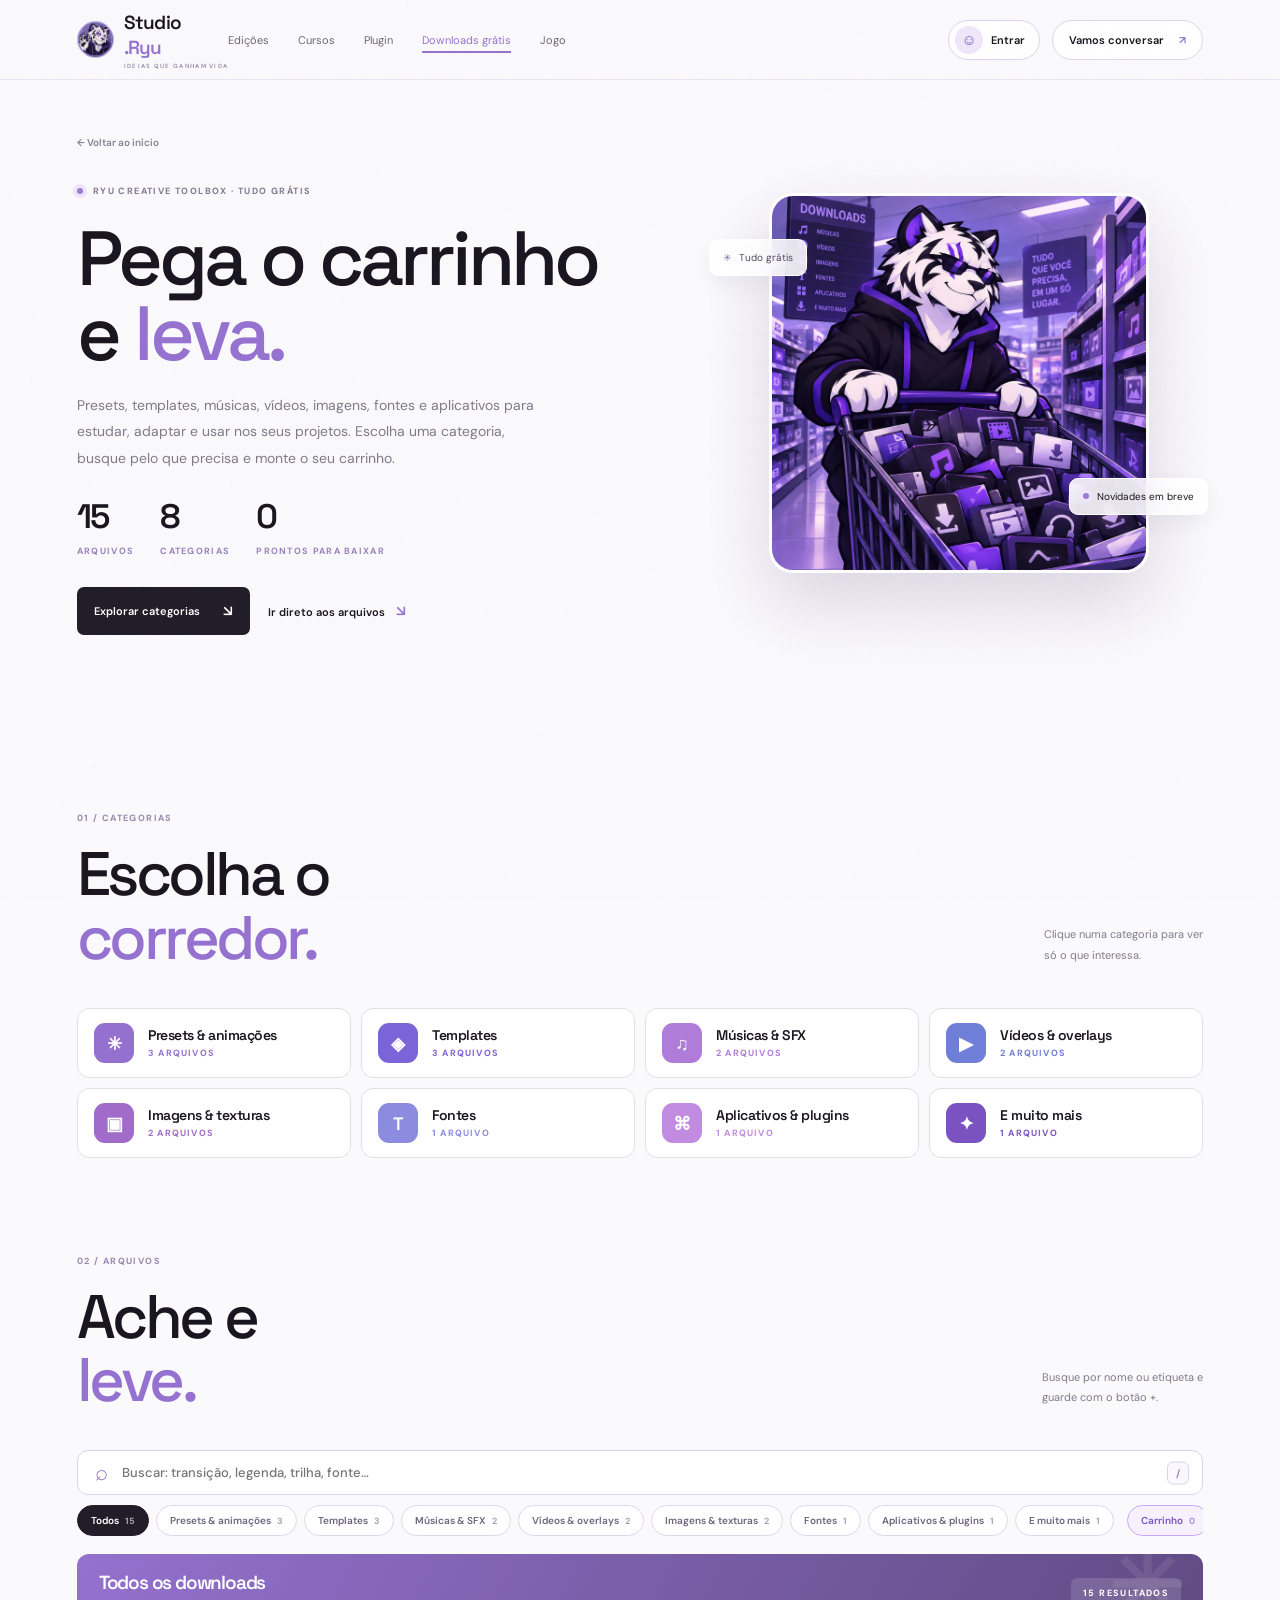
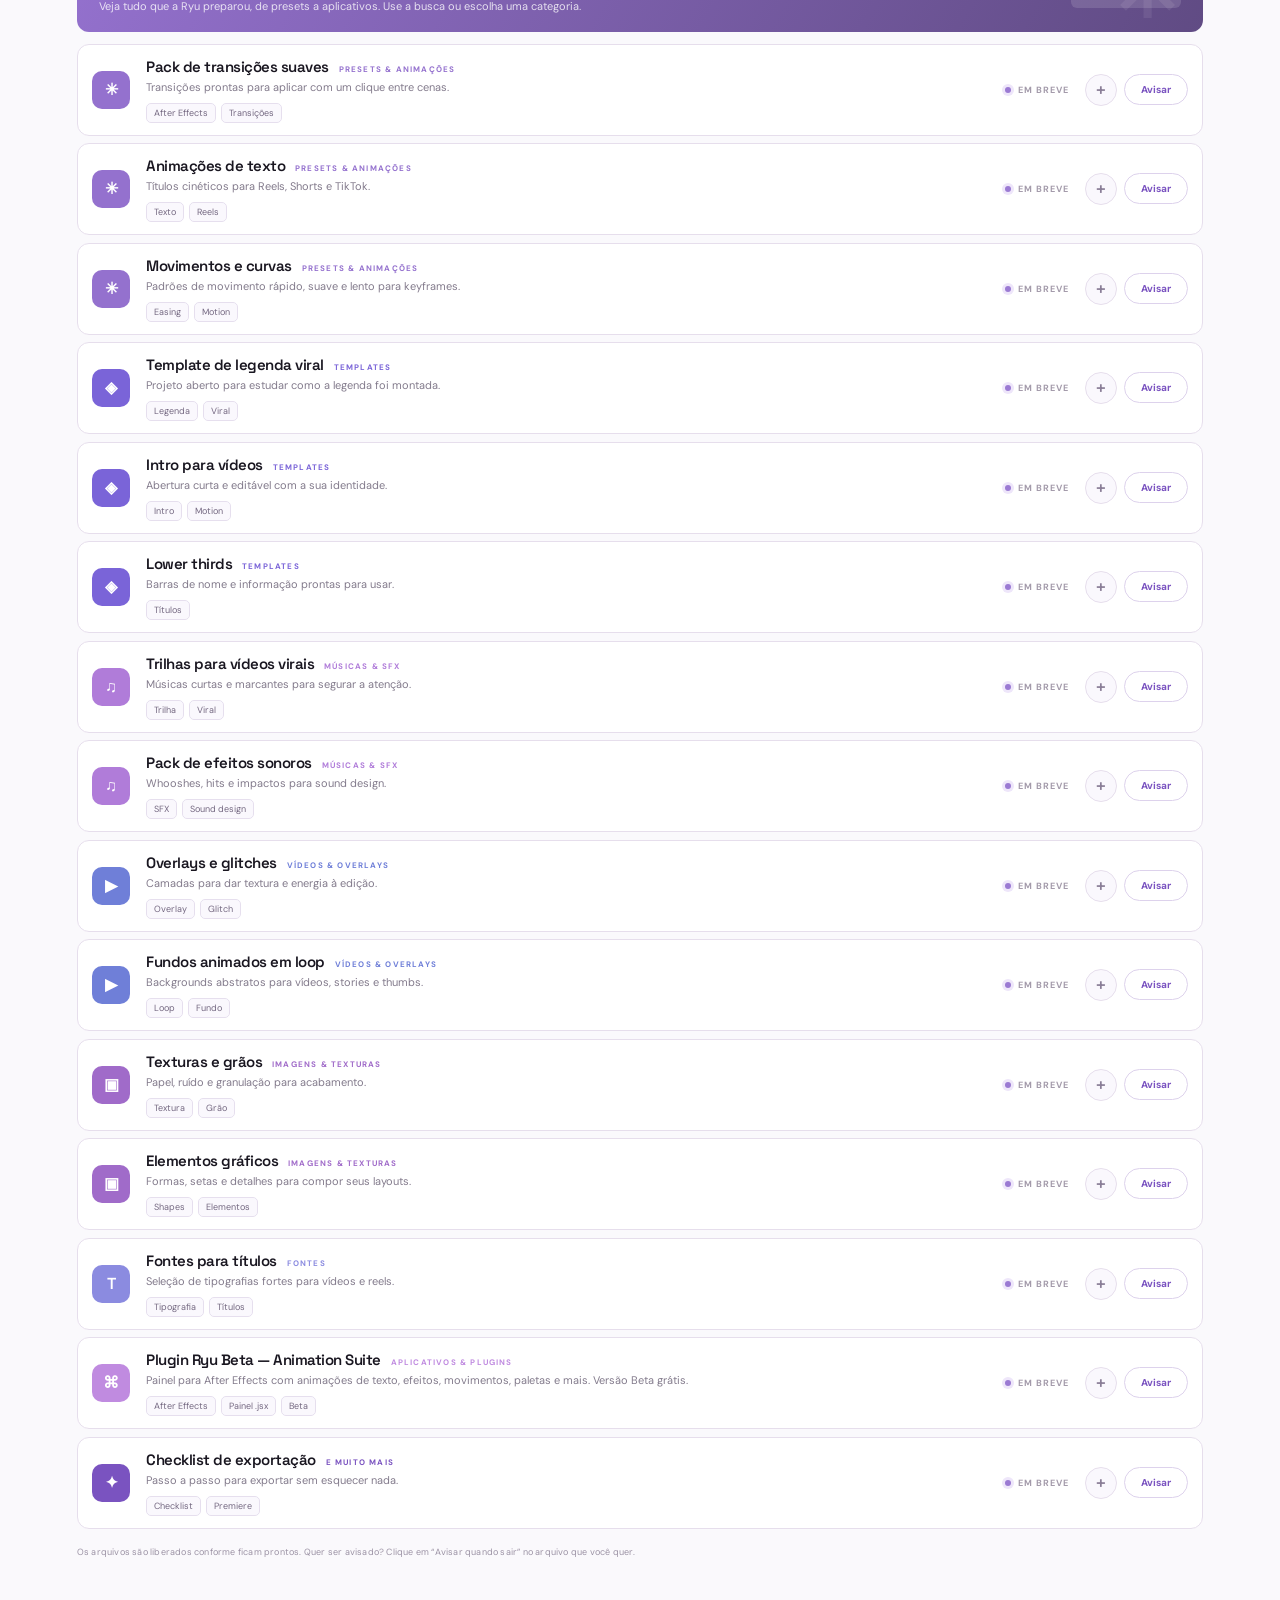
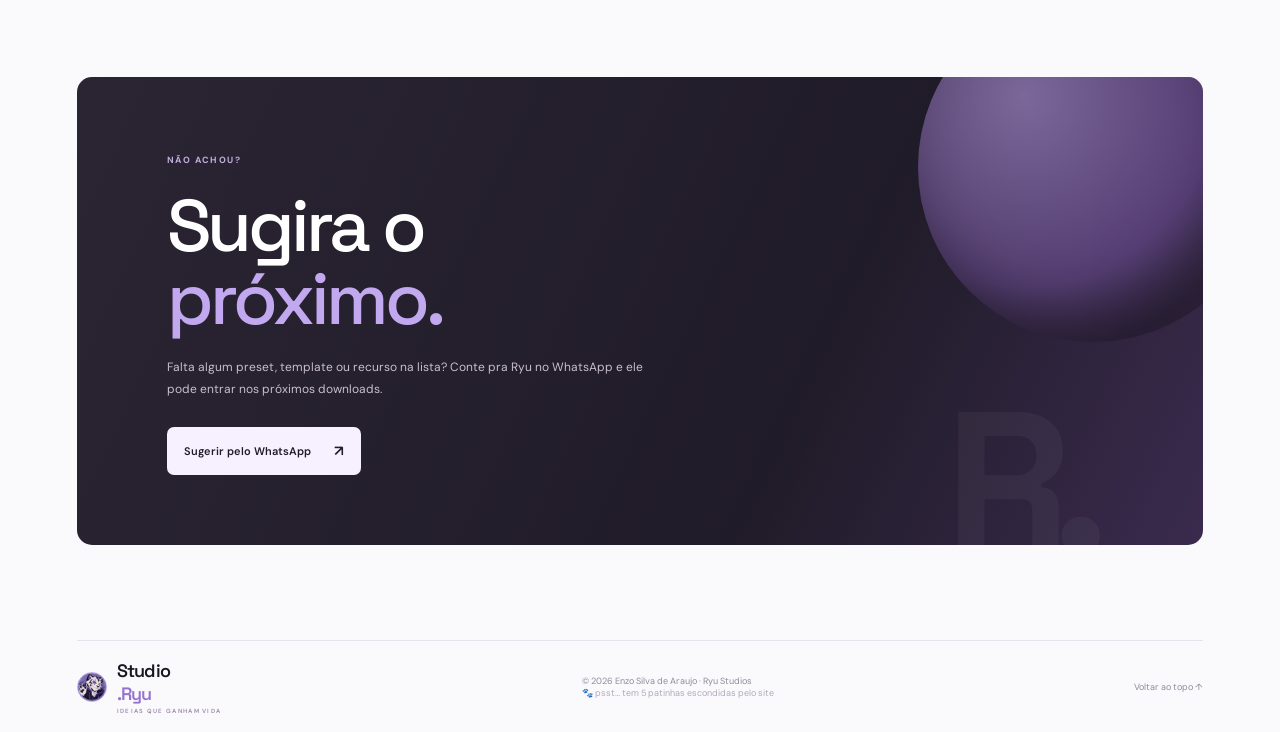
<file: downloads.html>
<!doctype html>
<html lang="pt-BR">
<head>
  <meta charset="utf-8"><meta name="viewport" content="width=device-width, initial-scale=1">
  <meta name="theme-color" content="#faf9fc"><meta name="description" content="Central de downloads grátis da Studio.Ryu: presets, templates, músicas, vídeos, imagens, fontes e aplicativos para editores e motion designers.">
  <title>Downloads grátis — Studio.Ryu</title>
  <link rel="icon" href="assets/ryu-tiger-avatar.jpeg">
  <link rel="preconnect" href="https://fonts.googleapis.com"><link rel="preconnect" href="https://fonts.gstatic.com" crossorigin>
  <link href="https://fonts.googleapis.com/css2?family=DM+Sans:wght@400;500;600;700&family=Space+Grotesk:wght@400;500;600;700&display=swap" rel="stylesheet">
  <link rel="stylesheet" href="style.css"><script src="script.js?v=4" defer></script><script src="profile.js?v=4" defer></script><script src="downloads.js?v=4" defer></script>
</head>
<body>
  <div class="grain" aria-hidden="true"></div>
  <header class="header">
    <a class="brand" href="index.html"><img src="assets/ryu-tiger-avatar.jpeg" alt="" class="brand-avatar"><span>Studio<span class="purple">.Ryu</span><small>IDEIAS QUE GANHAM VIDA</small></span></a>
    <button class="menu-toggle" aria-label="Abrir menu" aria-expanded="false"><i></i><i></i></button>
    <nav class="nav"><a href="index.html#edicoes">Edições</a><a href="index.html#cursos">Cursos</a><a href="index.html#plugin">Plugin</a><a href="downloads.html" class="active">Downloads grátis</a><a href="index.html#jogo">Jogo</a></nav>
    <a class="header-cta" href="index.html#contato">Vamos conversar <span>↗</span></a>
  </header>
  <main id="top">
    <section class="page-hero dl-hero wrap">
      <div class="reveal"><a class="crumb" href="index.html">← Voltar ao início</a>
        <div class="eyebrow" style="margin-top:34px"><span class="dot"></span> RYU CREATIVE TOOLBOX · TUDO GRÁTIS</div>
        <h1>Pega o carrinho<br>e <span class="purple">leva.</span></h1>
        <p class="hero-text">Presets, templates, músicas, vídeos, imagens, fontes e aplicativos para estudar, adaptar e usar nos seus projetos. Escolha uma categoria, busque pelo que precisa e monte o seu carrinho.</p>
        <div class="dl-stats"><div><b id="st-files">0</b><span>ARQUIVOS</span></div><div><b id="st-cats">0</b><span>CATEGORIAS</span></div><div><b id="st-ready">0</b><span>PRONTOS PARA BAIXAR</span></div></div>
        <div class="hero-cta"><a class="btn dark-btn" href="#categorias">Explorar categorias <span>↘</span></a><a class="plain-link" href="#arquivos">Ir direto aos arquivos <span>↘</span></a></div>
      </div>
      <div class="page-hero-art reveal"><div class="art-grid"></div><div class="orbit orbit-a"></div><div class="orbit orbit-b"></div><div class="mascot" data-says="Tudo de graça, pode levar!|Enche o carrinho! 🛒|Clique numa categoria!|Os arquivos saem aos poucos."><img src="assets/tigre-downloads.jpeg" alt="Tigre de óculos empurrando um carrinho cheio de downloads"></div><div class="float-tag tag-one">✳ <span>Tudo grátis</span></div><div class="float-tag tag-two"><span class="status-pill"></span> Novidades em breve</div></div>
    </section>

    <section class="wrap sec" id="categorias"><div class="section-heading reveal"><div><span class="eyebrow-number">01 / CATEGORIAS</span><h2>Escolha o<br><span class="purple">corredor.</span></h2></div><p>Clique numa categoria para ver<br>só o que interessa.</p></div>
      <div class="cat-grid" id="cat-grid"></div>
      <noscript><p class="fine-print">Ative o JavaScript para navegar pelas categorias.</p></noscript></section>

    <section class="wrap sec" id="arquivos" style="padding-bottom:20px"><div class="section-heading reveal"><div><span class="eyebrow-number">02 / ARQUIVOS</span><h2>Ache e<br><span class="purple">leve.</span></h2></div><p>Busque por nome ou etiqueta e<br>guarde com o botão +.</p></div>
      <div class="dl-toolbar"><label class="dl-search"><input id="dl-q" type="search" placeholder="Buscar: transição, legenda, trilha, fonte…" autocomplete="off" aria-label="Buscar downloads"><kbd>/</kbd></label><div class="dl-chips" id="dl-chips"></div></div>
      <div class="cat-info" id="cat-info"></div>
      <div class="dl-grid" id="dl-grid" aria-live="polite"></div>
      <p class="download-note" id="dl-note">Os arquivos são liberados conforme ficam prontos. Quer ser avisado? Clique em “Avisar quando sair” no arquivo que você quer.</p>
    </section>

    <section class="contact wrap tight"><div class="contact-panel reveal"><div class="contact-orb"></div><span class="eyebrow-number">NÃO ACHOU?</span><h2>Sugira o<br><span>próximo.</span></h2><p>Falta algum preset, template ou recurso na lista? Conte pra Ryu no WhatsApp e ele pode entrar nos próximos downloads.</p><div class="contact-actions"><a class="btn light-btn" href="https://wa.me/5571983716396?text=Oi%20Enzo%21%20Tenho%20uma%20sugest%C3%A3o%20para%20os%20downloads%20gr%C3%A1tis%20da%20Studio.Ryu." target="_blank" rel="noreferrer">Sugerir pelo WhatsApp <span>↗</span></a></div><span class="contact-ghost">R.</span></div></section>
  </main>
  <div class="cart-bar" id="cart-bar" role="status"><span id="cart-text"></span><button type="button" id="cart-view">Ver carrinho</button><button type="button" class="clear" id="cart-clear">Limpar</button></div>
  <footer class="footer wrap"><a class="brand" href="index.html#inicio"><img src="assets/ryu-tiger-avatar.jpeg" alt="" class="brand-avatar"><span>Studio<span class="purple">.Ryu</span><small>IDEIAS QUE GANHAM VIDA</small></span></a><span>© <span id="year"></span> Enzo Silva de Araujo · Ryu Studios<br><span class="paw-hint"><button type="button" data-paw-hint>🐾 psst… tem 5 patinhas escondidas pelo site</button></span></span><a href="#top">Voltar ao topo ↑</a></footer>
</body></html>
</file>
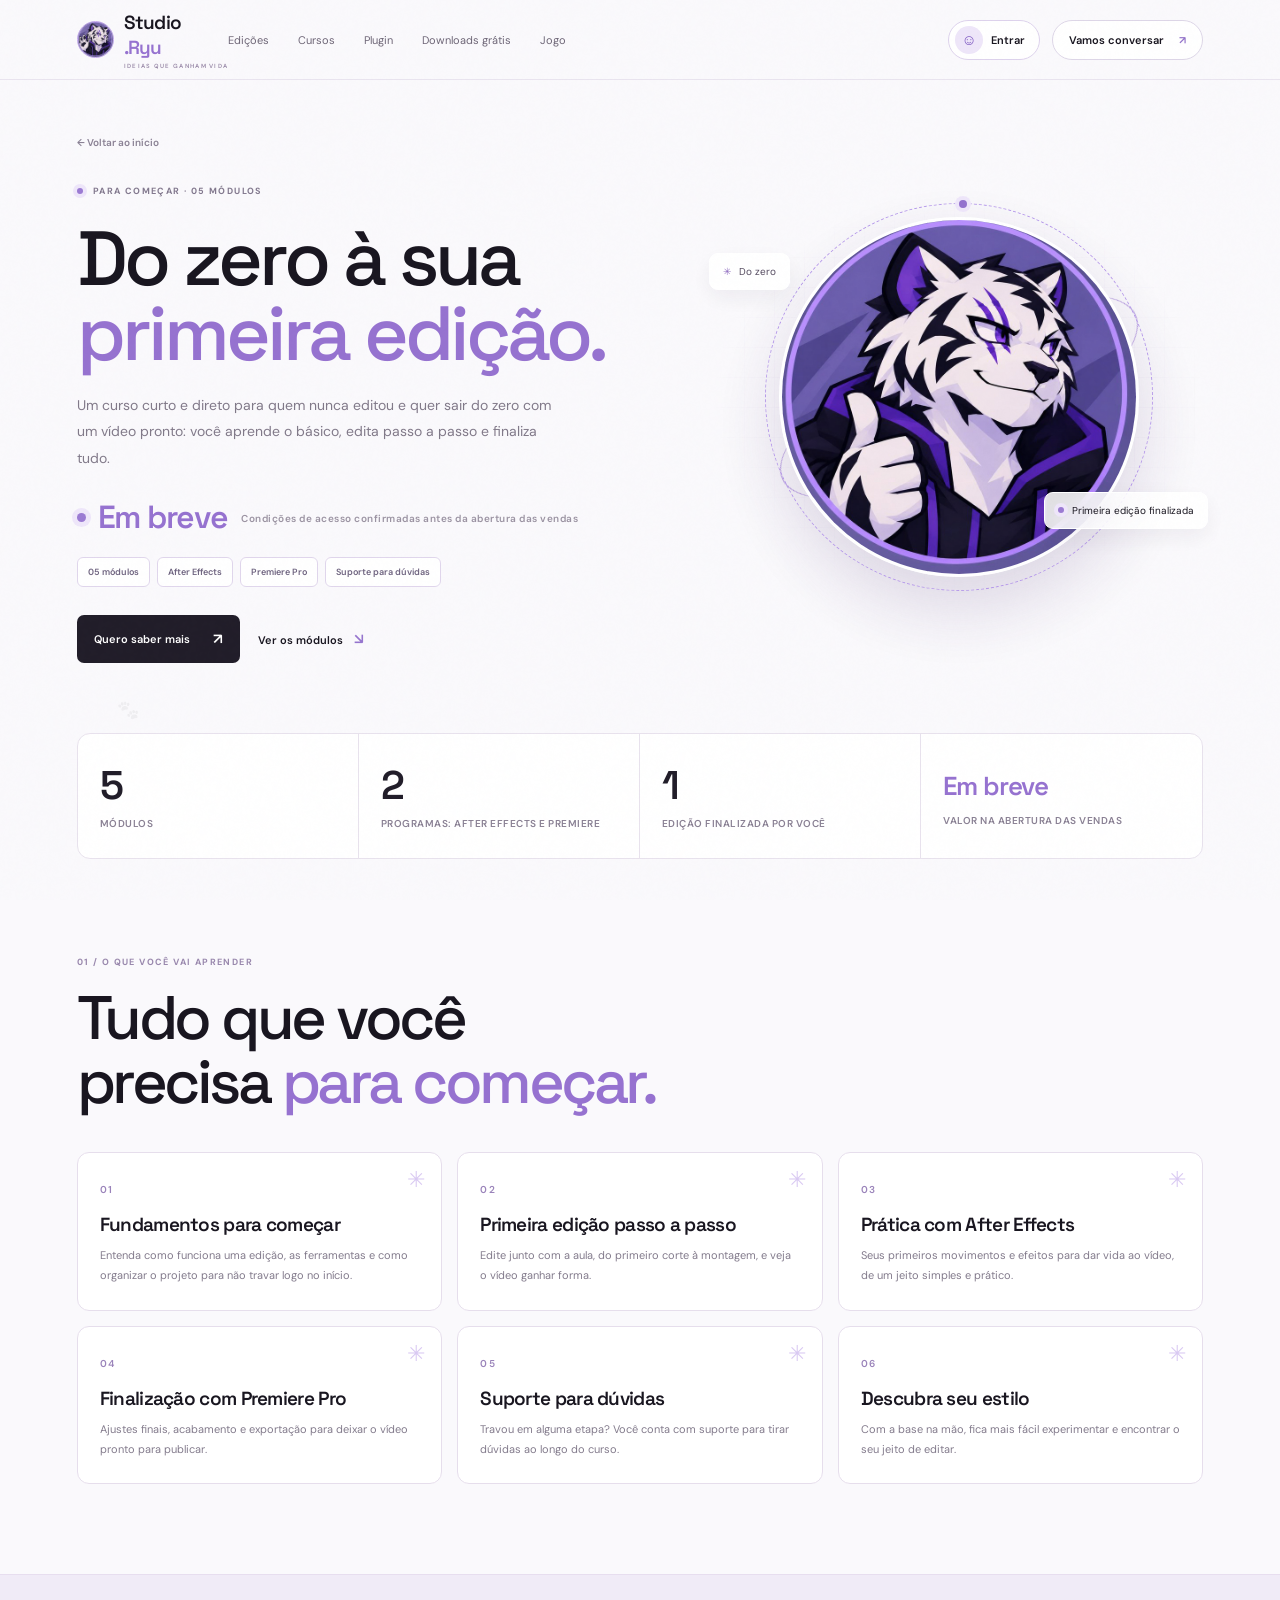
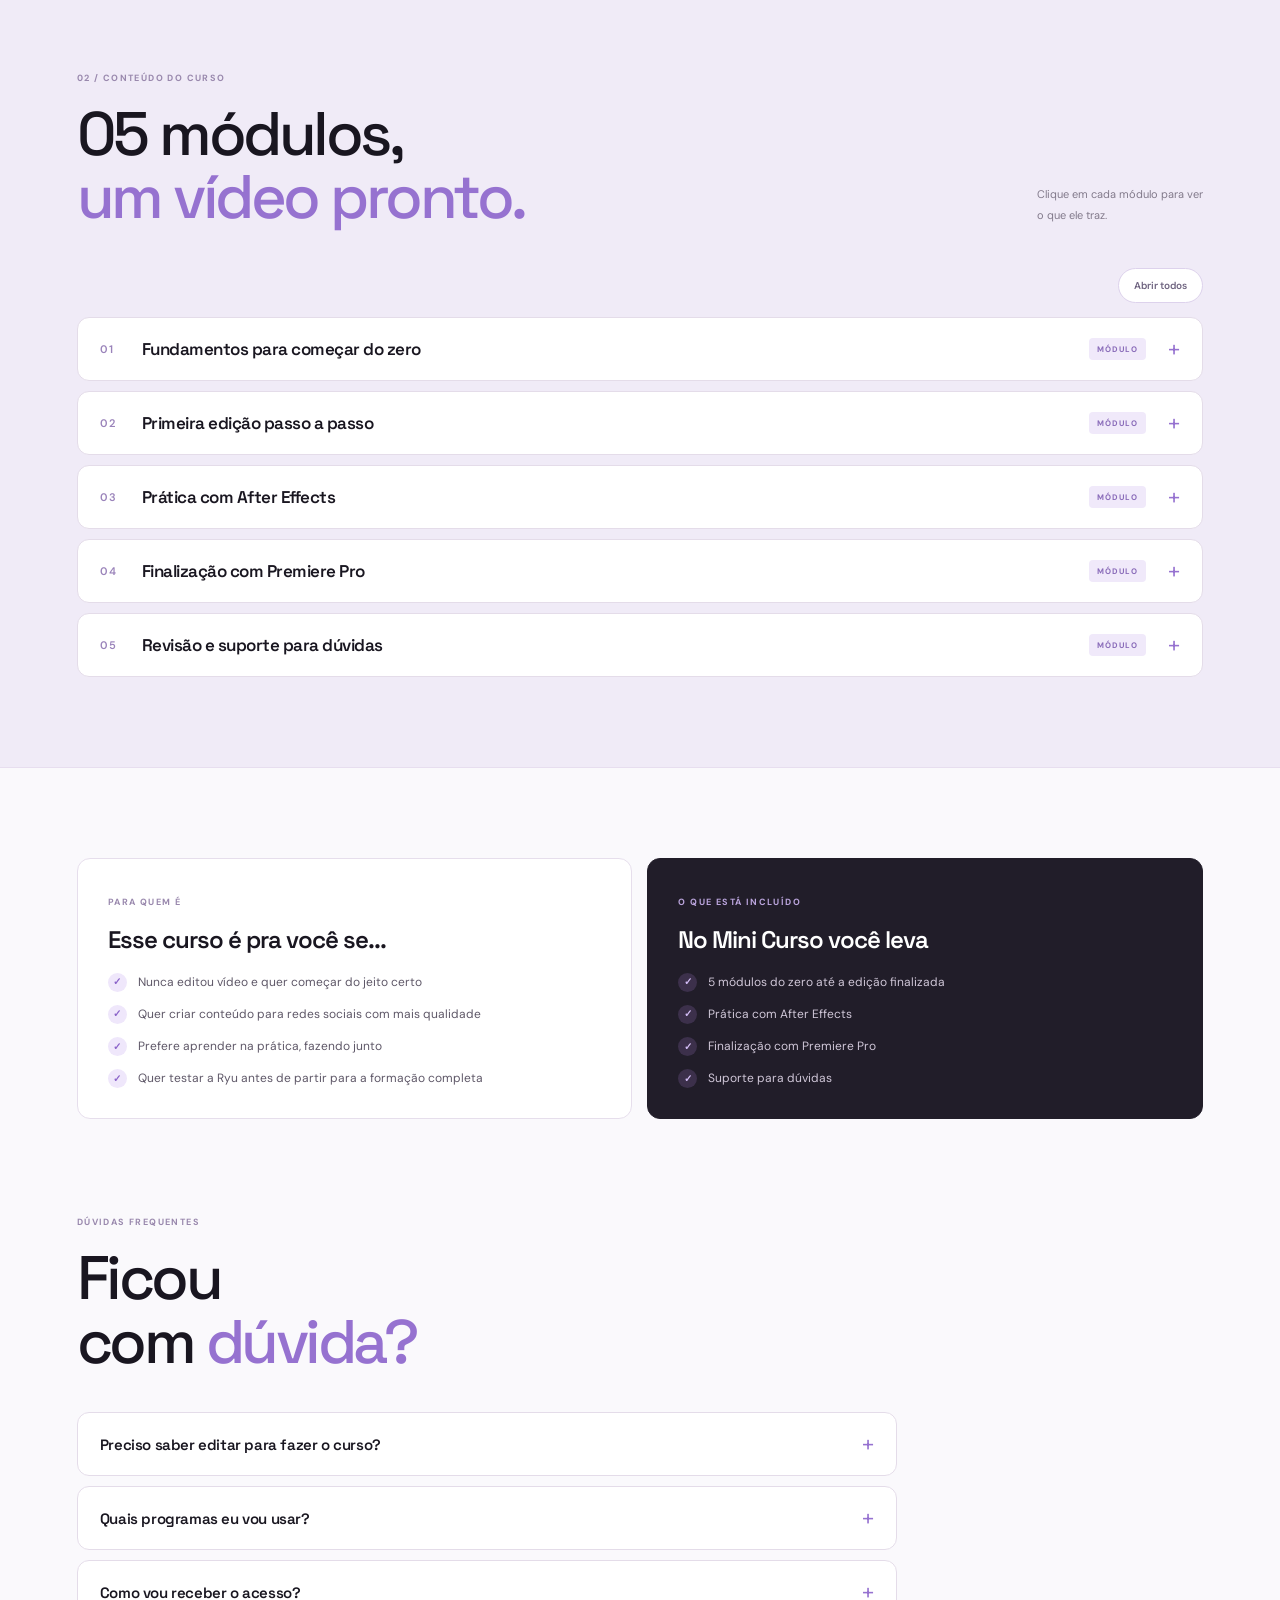
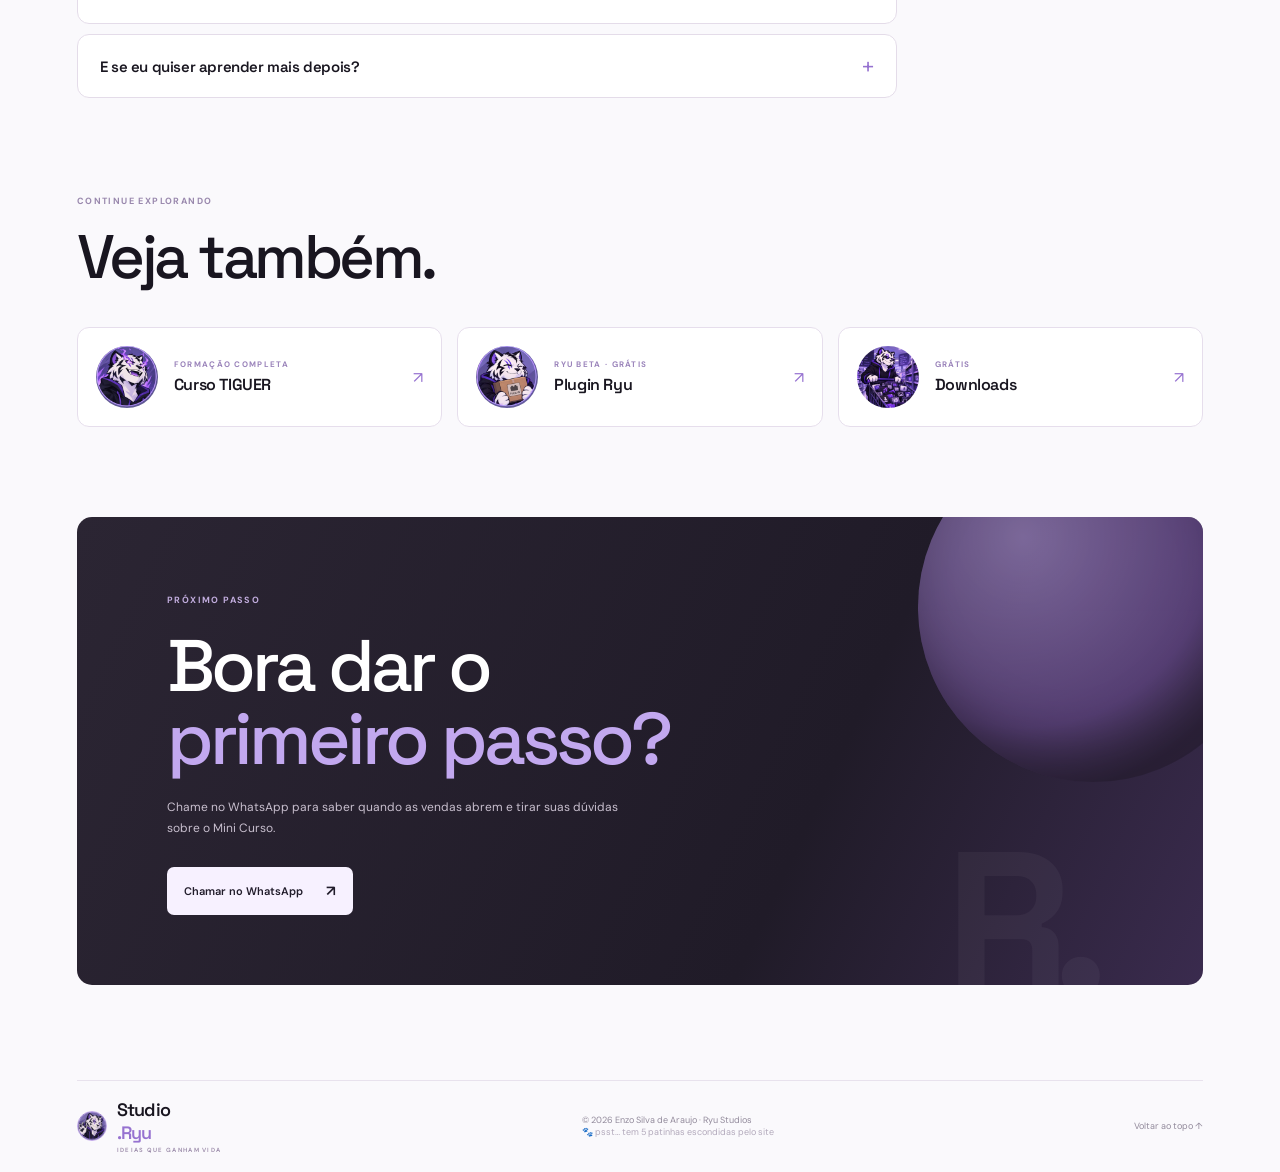
<file: mini-curso.html>
<!doctype html>
<html lang="pt-BR">
<head>
  <meta charset="utf-8"><meta name="viewport" content="width=device-width, initial-scale=1">
  <meta name="theme-color" content="#faf9fc"><meta name="description" content="Mini Curso de Edição da Studio.Ryu: do zero até a sua primeira edição finalizada, com After Effects e Premiere Pro.">
  <title>Mini Curso de Edição — Studio.Ryu</title>
  <link rel="icon" href="assets/ryu-tiger-avatar.jpeg">
  <link rel="preconnect" href="https://fonts.googleapis.com"><link rel="preconnect" href="https://fonts.gstatic.com" crossorigin>
  <link href="https://fonts.googleapis.com/css2?family=DM+Sans:wght@400;500;600;700&family=Space+Grotesk:wght@400;500;600;700&display=swap" rel="stylesheet">
  <link rel="stylesheet" href="style.css"><script src="script.js?v=4" defer></script><script src="profile.js?v=4" defer></script>
</head>
<body>
  <div class="grain" aria-hidden="true"></div>
  <header class="header">
    <a class="brand" href="index.html"><img src="assets/ryu-tiger-avatar.jpeg" alt="" class="brand-avatar"><span>Studio<span class="purple">.Ryu</span><small>IDEIAS QUE GANHAM VIDA</small></span></a>
    <button class="menu-toggle" aria-label="Abrir menu" aria-expanded="false"><i></i><i></i></button>
    <nav class="nav"><a href="index.html#edicoes">Edições</a><a href="index.html#cursos">Cursos</a><a href="index.html#plugin">Plugin</a><a href="downloads.html">Downloads grátis</a><a href="index.html#jogo">Jogo</a></nav>
    <a class="header-cta" href="index.html#contato">Vamos conversar <span>↗</span></a>
  </header>
  <main id="top">
    <section class="page-hero wrap">
      <div class="reveal"><a class="crumb" href="index.html#cursos">← Voltar ao início</a>
        <div class="eyebrow" style="margin-top:34px"><span class="dot"></span> PARA COMEÇAR · 05 MÓDULOS</div>
        <h1>Do zero à sua<br><span class="purple">primeira edição.</span></h1><p class="hero-text">Um curso curto e direto para quem nunca editou e quer sair do zero com um vídeo pronto: você aprende o básico, edita passo a passo e finaliza tudo.</p><div class="price-line"><div class="price soon">Em breve</div><small>Condições de acesso confirmadas antes da abertura das vendas</small></div>
        <div class="meta-chips"><span>05 módulos</span><span>After Effects</span><span>Premiere Pro</span><span>Suporte para dúvidas</span></div>
        <div class="hero-cta"><a class="btn dark-btn" href="https://wa.me/5571983716396?text=Oi%20Enzo%21%20Tenho%20interesse%20no%20Mini%20Curso%20de%20Edi%C3%A7%C3%A3o.%20Pode%20me%20avisar%20quando%20abrir%3F" target="_blank" rel="noreferrer">Quero saber mais <span>↗</span></a><a class="plain-link" href="#modulos">Ver os módulos <span>↘</span></a></div>
      </div>
      <div class="page-hero-art reveal"><div class="art-grid"></div><div class="orbit orbit-a"></div><div class="orbit orbit-b"></div><div class="mascot" data-says="Joinha pra quem está começando! 👍|Todo mundo começa do zero.|Sua primeira edição está a caminho!"><span class="mascot-ring"></span><img src="assets/tigre-mini.jpeg" alt="Mascote tigre da Ryu Studios"></div><div class="float-tag tag-one">✳ <span>Do zero</span></div><div class="float-tag tag-two"><span class="status-pill"></span> Primeira edição finalizada</div></div>
      <button class="paw" data-paw="mini" style="left:3%;bottom:18px" aria-label="Patinha escondida">🐾</button>
    </section>
<section class="wrap" style="margin-top:-10px"><div class="facts reveal"><div><b data-count="5">0</b><span>MÓDULOS</span></div><div><b data-count="2">0</b><span>PROGRAMAS: AFTER EFFECTS E PREMIERE</span></div><div><b data-count="1">0</b><span>EDIÇÃO FINALIZADA POR VOCÊ</span></div><div><b class="soon-b">Em breve</b><span>VALOR NA ABERTURA DAS VENDAS</span></div></div></section>
<section class="wrap sec" id="aprender"><div class="section-heading reveal"><div><span class="eyebrow-number">01 / O QUE VOCÊ VAI APRENDER</span><h2>Tudo que você<br>precisa <span class="purple">para começar.</span></h2></div></div><div class="learn-grid"><article class="learn-card reveal"><span class="num">01</span><h3>Fundamentos para começar</h3><p>Entenda como funciona uma edição, as ferramentas e como organizar o projeto para não travar logo no início.</p></article><article class="learn-card reveal"><span class="num">02</span><h3>Primeira edição passo a passo</h3><p>Edite junto com a aula, do primeiro corte à montagem, e veja o vídeo ganhar forma.</p></article><article class="learn-card reveal"><span class="num">03</span><h3>Prática com After Effects</h3><p>Seus primeiros movimentos e efeitos para dar vida ao vídeo, de um jeito simples e prático.</p></article><article class="learn-card reveal"><span class="num">04</span><h3>Finalização com Premiere Pro</h3><p>Ajustes finais, acabamento e exportação para deixar o vídeo pronto para publicar.</p></article><article class="learn-card reveal"><span class="num">05</span><h3>Suporte para dúvidas</h3><p>Travou em alguma etapa? Você conta com suporte para tirar dúvidas ao longo do curso.</p></article><article class="learn-card reveal"><span class="num">06</span><h3>Descubra seu estilo</h3><p>Com a base na mão, fica mais fácil experimentar e encontrar o seu jeito de editar.</p></article></div></section>
<div class="band" id="modulos"><div class="wrap sec" style="padding-top:90px;padding-bottom:90px"><div class="section-heading reveal"><div><span class="eyebrow-number">02 / CONTEÚDO DO CURSO</span><h2>05 módulos,<br><span class="purple">um vídeo pronto.</span></h2></div><p>Clique em cada módulo para ver<br>o que ele traz.</p></div><div class="modules-bar"><button class="chip-btn" data-toggle-all="#mods">Abrir todos</button></div><div class="modules reveal" id="mods"><details class="module"><summary><span class="mn">01</span><h3>Fundamentos para começar do zero</h3><span class="tagm">MÓDULO</span></summary><div class="module-body"><p>Antes de cortar, é importante entender o caminho. Aqui você conhece a lógica de uma edição e prepara o terreno.</p><ul><li>Como um vídeo é montado, da ideia ao arquivo final</li><li>Conhecendo a interface e as ferramentas principais</li><li>Organização de arquivos e do projeto</li></ul></div></details><details class="module"><summary><span class="mn">02</span><h3>Primeira edição passo a passo</h3><span class="tagm">MÓDULO</span></summary><div class="module-body"><p>A parte prática começa: você edita acompanhando cada etapa, sem pular nada.</p><ul><li>Importar, cortar e montar a sequência</li><li>Ritmo, cortes e transições simples</li><li>Texto e som para dar identidade</li></ul></div></details><details class="module"><summary><span class="mn">03</span><h3>Prática com After Effects</h3><span class="tagm">MÓDULO</span></summary><div class="module-body"><p>Hora de colocar movimento no que você montou.</p><ul><li>Primeiros passos no After Effects</li><li>Animações básicas e efeitos</li><li>Como levar o resultado para a edição</li></ul></div></details><details class="module"><summary><span class="mn">04</span><h3>Finalização com Premiere Pro</h3><span class="tagm">MÓDULO</span></summary><div class="module-body"><p>O acabamento é o que separa um vídeo cru de um vídeo pronto.</p><ul><li>Ajustes de áudio e imagem</li><li>Exportação nas configurações certas</li><li>Checklist final antes de publicar</li></ul></div></details><details class="module"><summary><span class="mn">05</span><h3>Revisão e suporte para dúvidas</h3><span class="tagm">MÓDULO</span></summary><div class="module-body"><p>Fechamento do curso com revisão do que você aprendeu e espaço para tirar dúvidas.</p><ul><li>Revisão do caminho completo</li><li>Como tirar dúvidas com a equipe</li><li>Próximos passos depois da primeira edição</li></ul></div></details></div></div></div>
<section class="wrap sec"><div class="split"><div class="panel reveal"><span class="eyebrow-number">PARA QUEM É</span><h3>Esse curso é pra você se...</h3><ul class="checks"><li>Nunca editou vídeo e quer começar do jeito certo</li><li>Quer criar conteúdo para redes sociais com mais qualidade</li><li>Prefere aprender na prática, fazendo junto</li><li>Quer testar a Ryu antes de partir para a formação completa</li></ul></div><div class="panel dark reveal"><span class="eyebrow-number" style="color:#bba5dd">O QUE ESTÁ INCLUÍDO</span><h3>No Mini Curso você leva</h3><ul class="checks"><li>5 módulos do zero até a edição finalizada</li><li>Prática com After Effects</li><li>Finalização com Premiere Pro</li><li>Suporte para dúvidas</li></ul></div></div></section>
<section class="wrap sec"><div class="section-heading reveal"><div><span class="eyebrow-number">DÚVIDAS FREQUENTES</span><h2>Ficou<br>com <span class="purple">dúvida?</span></h2></div></div><div class="faq-list reveal"><details class="faq"><summary><h3>Preciso saber editar para fazer o curso?</h3></summary><div class="faq-body"><p>Não. O Mini Curso começa do zero e leva você até a primeira edição finalizada.</p></div></details><details class="faq"><summary><h3>Quais programas eu vou usar?</h3></summary><div class="faq-body"><p>After Effects e Premiere Pro.</p></div></details><details class="faq"><summary><h3>Como vou receber o acesso?</h3></summary><div class="faq-body"><p>Detalhes, formato de acesso e condições serão confirmados antes da abertura das vendas. Se quiser ser avisado, chame no WhatsApp.</p></div></details><details class="faq"><summary><h3>E se eu quiser aprender mais depois?</h3></summary><div class="faq-body"><p>O Curso TIGUER é a formação completa, do zero ao intermediário, com três estilos de edição. Veja a página dele logo abaixo.</p></div></details></div></section>
<section class="wrap sec"><div class="section-heading reveal"><div><span class="eyebrow-number">CONTINUE EXPLORANDO</span><h2>Veja também.</h2></div></div><div class="next-grid"><a class="next-card reveal" href="curso-tiguer.html"><img src="assets/tigre-tiguer.jpeg" alt=""><div><small>FORMAÇÃO COMPLETA</small><b>Curso TIGUER</b></div><em>↗</em></a><a class="next-card reveal" href="plugin.html"><img src="assets/tigre-plugin.jpeg" alt=""><div><small>RYU BETA · GRÁTIS</small><b>Plugin Ryu</b></div><em>↗</em></a><a class="next-card reveal" href="downloads.html"><img src="assets/tigre-downloads.jpeg" alt=""><div><small>GRÁTIS</small><b>Downloads</b></div><em>↗</em></a></div></section>
    <section class="contact wrap tight"><div class="contact-panel reveal"><div class="contact-orb"></div><span class="eyebrow-number">PRÓXIMO PASSO</span><h2>Bora dar o<br><span>primeiro passo?</span></h2><p>Chame no WhatsApp para saber quando as vendas abrem e tirar suas dúvidas sobre o Mini Curso.</p><div class="contact-actions"><a class="btn light-btn" href="https://wa.me/5571983716396?text=Oi%20Enzo%21%20Tenho%20interesse%20no%20Mini%20Curso%20de%20Edi%C3%A7%C3%A3o.%20Pode%20me%20avisar%20quando%20abrir%3F" target="_blank" rel="noreferrer">Chamar no WhatsApp <span>↗</span></a></div><span class="contact-ghost">R.</span></div></section>
  <footer class="footer wrap"><a class="brand" href="index.html#inicio"><img src="assets/ryu-tiger-avatar.jpeg" alt="" class="brand-avatar"><span>Studio<span class="purple">.Ryu</span><small>IDEIAS QUE GANHAM VIDA</small></span></a><span>© <span id="year"></span> Enzo Silva de Araujo · Ryu Studios<br><span class="paw-hint"><button type="button" data-paw-hint>🐾 psst… tem 5 patinhas escondidas pelo site</button></span></span><a href="#top">Voltar ao topo ↑</a></footer>
</body></html>
</file>
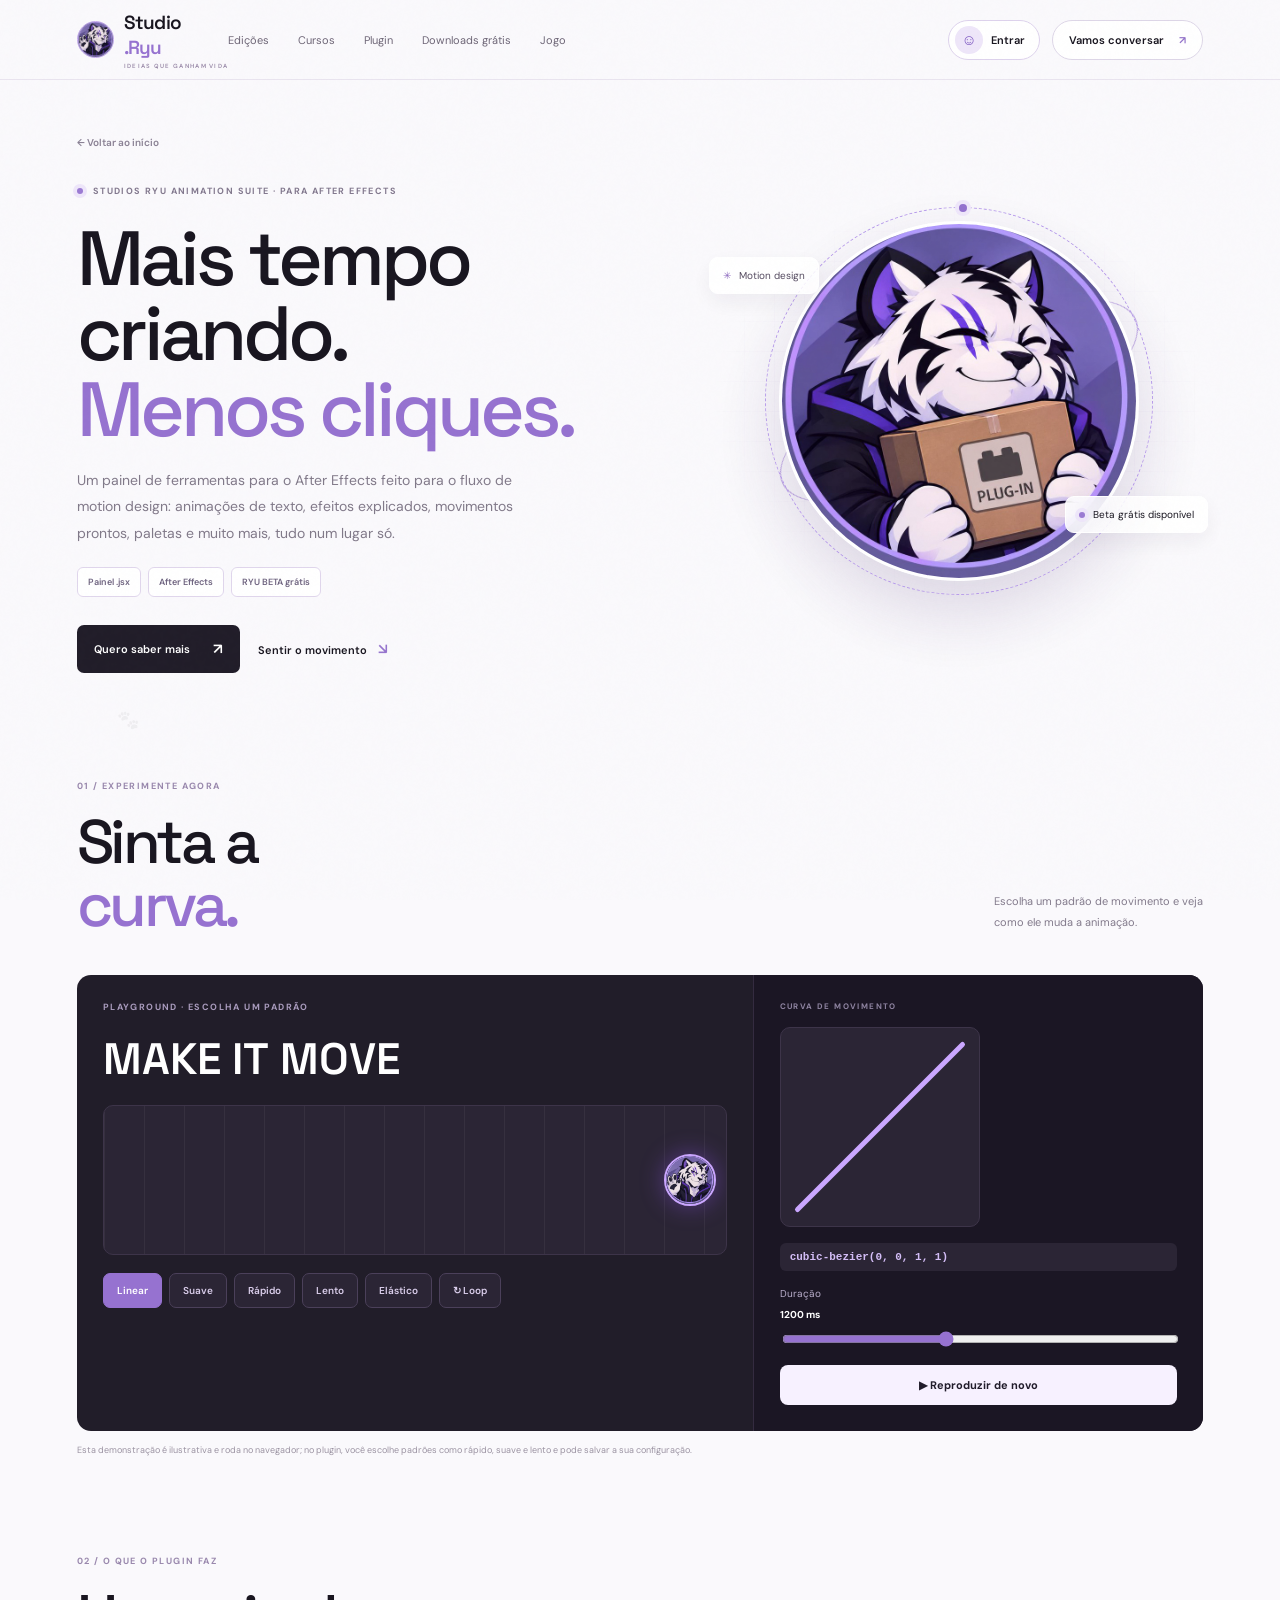
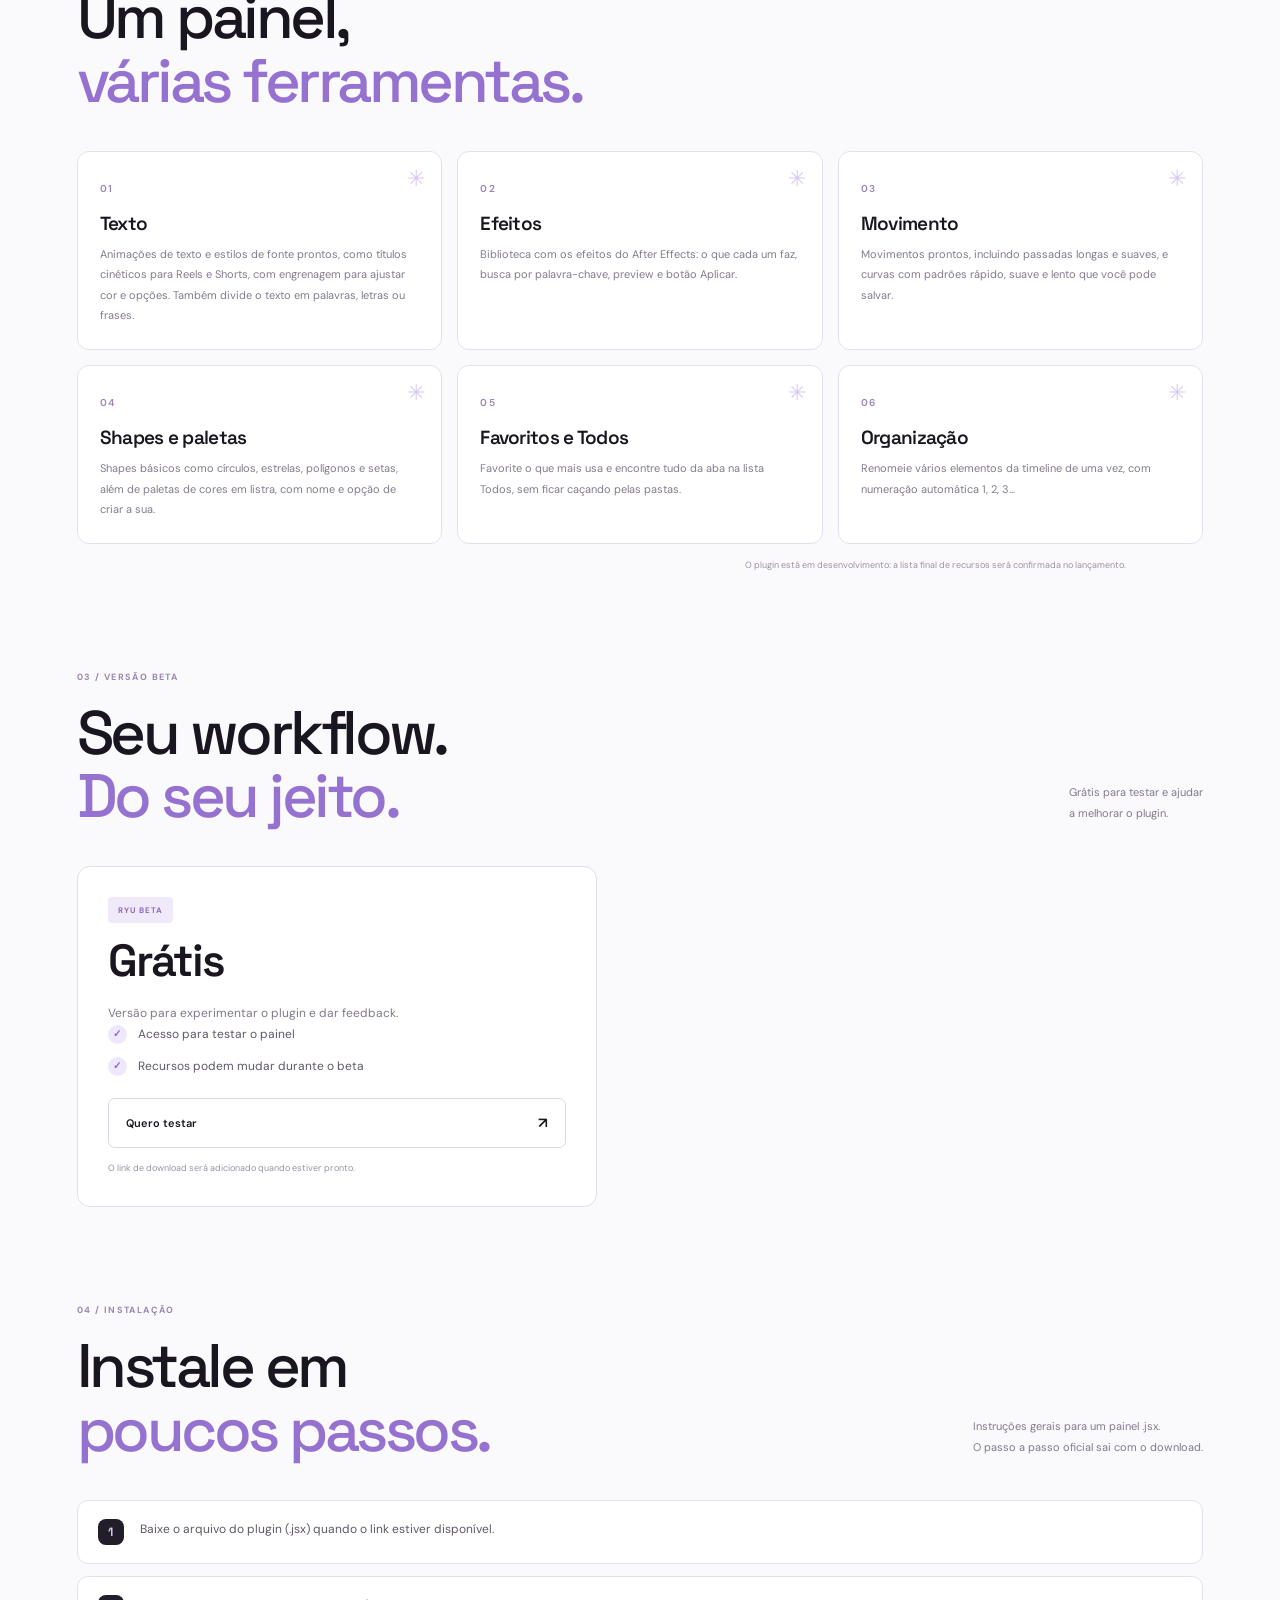
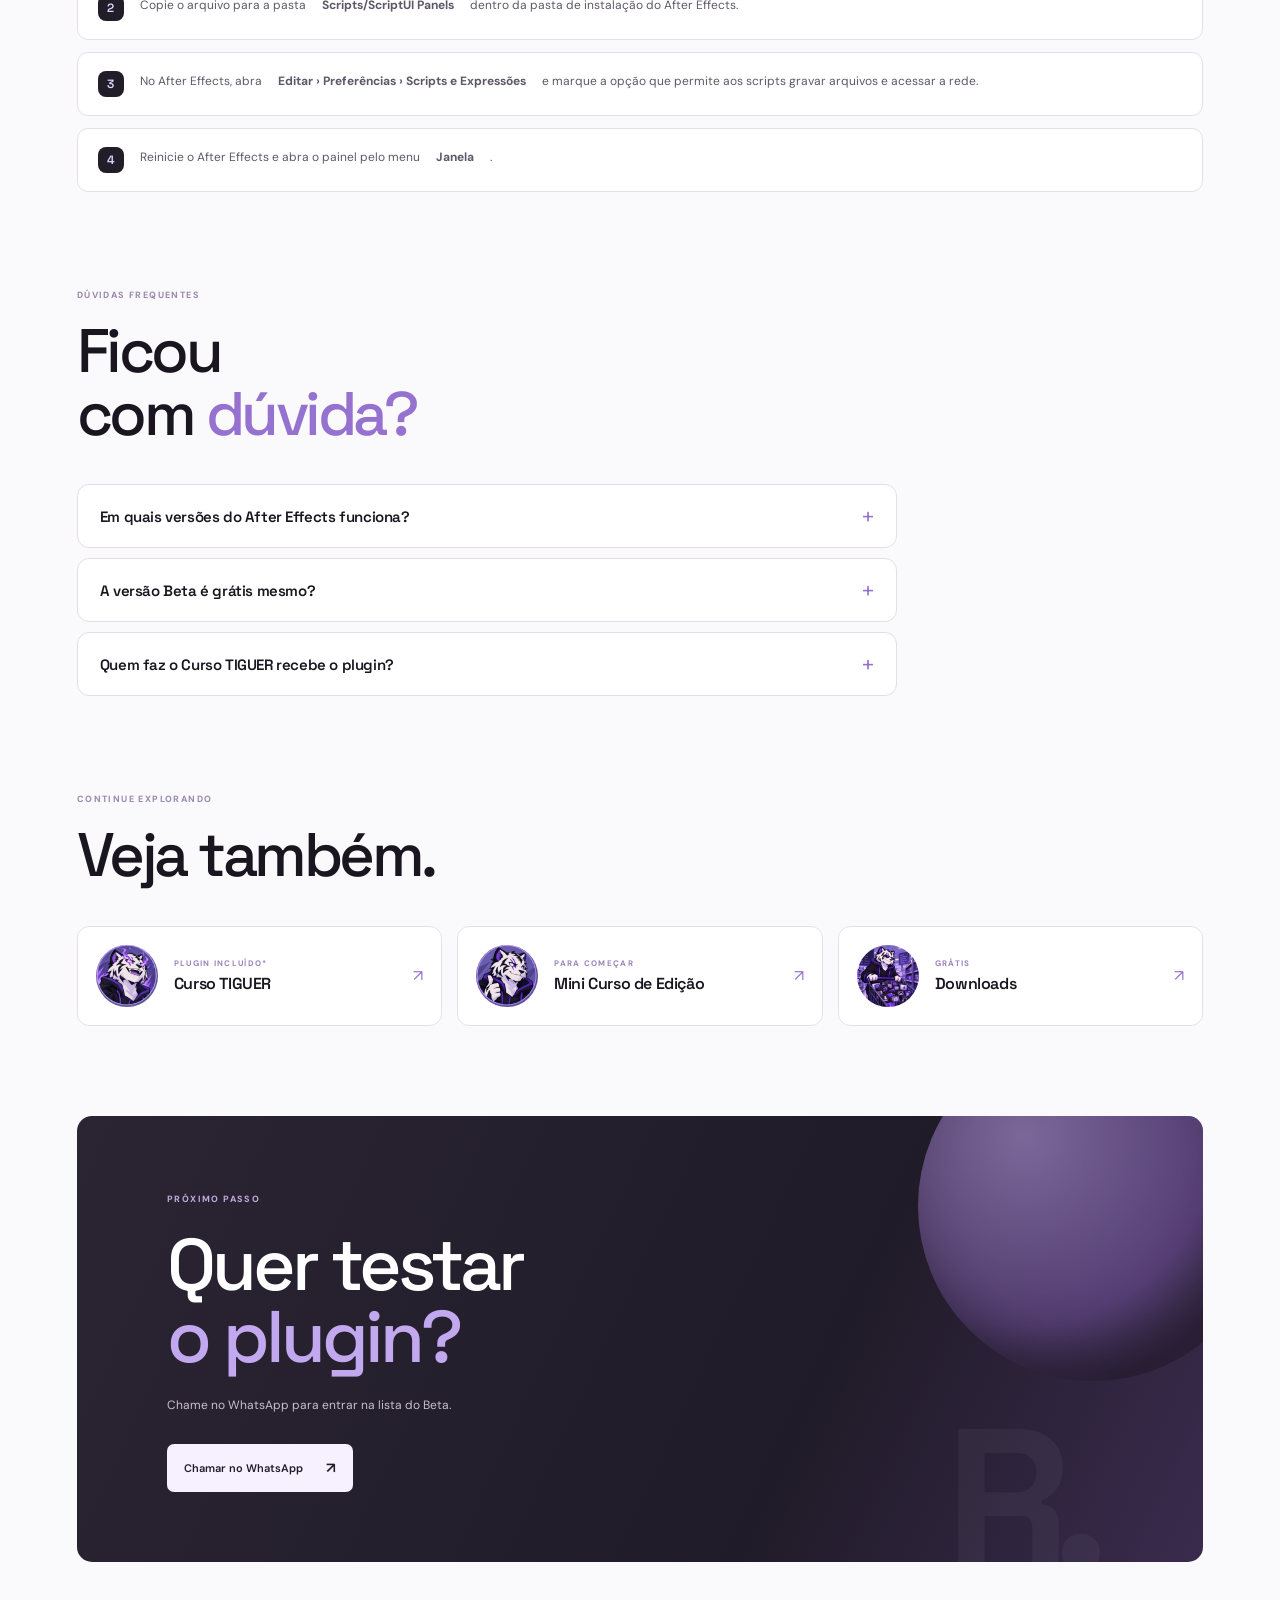
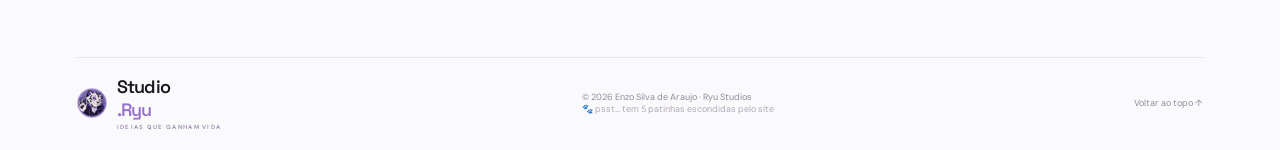
<file: plugin.html>
<!doctype html>
<html lang="pt-BR">
<head>
  <meta charset="utf-8"><meta name="viewport" content="width=device-width, initial-scale=1">
  <meta name="theme-color" content="#faf9fc"><meta name="description" content="Studios Ryu Animation Suite: painel para After Effects com animações de texto, efeitos, movimentos, paletas e mais. Versão Beta grátis para testar.">
  <title>Plugin Ryu — Studios Ryu Animation Suite</title>
  <link rel="icon" href="assets/ryu-tiger-avatar.jpeg">
  <link rel="preconnect" href="https://fonts.googleapis.com"><link rel="preconnect" href="https://fonts.gstatic.com" crossorigin>
  <link href="https://fonts.googleapis.com/css2?family=DM+Sans:wght@400;500;600;700&family=Space+Grotesk:wght@400;500;600;700&display=swap" rel="stylesheet">
  <link rel="stylesheet" href="style.css"><script src="script.js?v=4" defer></script><script src="profile.js?v=4" defer></script>
</head>
<body>
  <div class="grain" aria-hidden="true"></div>
  <header class="header">
    <a class="brand" href="index.html"><img src="assets/ryu-tiger-avatar.jpeg" alt="" class="brand-avatar"><span>Studio<span class="purple">.Ryu</span><small>IDEIAS QUE GANHAM VIDA</small></span></a>
    <button class="menu-toggle" aria-label="Abrir menu" aria-expanded="false"><i></i><i></i></button>
    <nav class="nav"><a href="index.html#edicoes">Edições</a><a href="index.html#cursos">Cursos</a><a href="index.html#plugin">Plugin</a><a href="downloads.html">Downloads grátis</a><a href="index.html#jogo">Jogo</a></nav>
    <a class="header-cta" href="index.html#contato">Vamos conversar <span>↗</span></a>
  </header>
  <main id="top">
    <section class="page-hero wrap">
      <div class="reveal"><a class="crumb" href="index.html#cursos">← Voltar ao início</a>
        <div class="eyebrow" style="margin-top:34px"><span class="dot"></span> STUDIOS RYU ANIMATION SUITE · PARA AFTER EFFECTS</div>
        <h1>Mais tempo criando.<br><span class="purple">Menos cliques.</span></h1><p class="hero-text">Um painel de ferramentas para o After Effects feito para o fluxo de motion design: animações de texto, efeitos explicados, movimentos prontos, paletas e muito mais, tudo num lugar só.</p>
        <div class="meta-chips"><span>Painel .jsx</span><span>After Effects</span><span>RYU BETA grátis</span></div>
        <div class="hero-cta"><a class="btn dark-btn" href="https://wa.me/5571983716396?text=Oi%20Enzo%21%20Quero%20testar%20o%20plugin%20da%20Studio.Ryu%20%28Studios%20Ryu%20Animation%20Suite%29.%20Como%20fa%C3%A7o%20para%20receber%3F" target="_blank" rel="noreferrer">Quero saber mais <span>↗</span></a><a class="plain-link" href="#playground">Sentir o movimento <span>↘</span></a></div>
      </div>
      <div class="page-hero-art reveal"><div class="art-grid"></div><div class="orbit orbit-a"></div><div class="orbit orbit-b"></div><div class="mascot" data-says="Menos cliques, mais animação!|Beta grátis, bora testar?|Entrega rápida de plugin! 📦"><span class="mascot-ring"></span><img src="assets/tigre-plugin.jpeg" alt="Mascote tigre da Ryu Studios"></div><div class="float-tag tag-one">✳ <span>Motion design</span></div><div class="float-tag tag-two"><span class="status-pill"></span> Beta grátis disponível</div></div>
      <button class="paw" data-paw="plugin" style="left:3%;bottom:18px" aria-label="Patinha escondida">🐾</button>
    </section>
    <section class="wrap sec" id="playground" style="padding-top:20px"><div class="section-heading reveal"><div><span class="eyebrow-number">01 / EXPERIMENTE AGORA</span><h2>Sinta a<br><span class="purple">curva.</span></h2></div><p>Escolha um padrão de movimento e veja<br>como ele muda a animação.</p></div>
    <div class="pg reveal" id="pg"><div class="pg-stage"><span class="eyebrow-number" style="color:#a99bbd">PLAYGROUND · ESCOLHA UM PADRÃO</span><div class="pg-text" id="pg-text" data-text="MAKE IT MOVE"></div><div class="pg-track"><div class="pg-ball"><img src="assets/ryu-tiger-avatar.jpeg" alt=""></div></div>
      <div class="pg-btns"><button type="button" data-ease="0,0,1,1">Linear</button><button type="button" data-ease="0.65,0,0.35,1">Suave</button><button type="button" data-ease="0.16,1,0.3,1">Rápido</button><button type="button" data-ease="0.7,0,0.84,0">Lento</button><button type="button" data-ease="0.34,1.56,0.64,1">Elástico</button><button type="button" id="pg-loop">↻ Loop</button></div></div>
      <div class="pg-side"><small>CURVA DE MOVIMENTO</small><svg class="pg-curve" viewBox="0 0 120 120" aria-hidden="true"><line x1="10" y1="110" x2="110" y2="10"/><path id="pg-curve" d=""/></svg><code id="pg-code"></code><label>Duração <b id="pg-dur-out" style="color:#fff">1200 ms</b><input id="pg-dur" type="range" min="300" max="2500" step="50" value="1200"></label><button type="button" class="pg-run" id="pg-run">▶ Reproduzir de novo</button></div></div>
    <p class="fine-print reveal" style="margin-top:12px">Esta demonstração é ilustrativa e roda no navegador; no plugin, você escolhe padrões como rápido, suave e lento e pode salvar a sua configuração.</p></section>
<section class="wrap sec" id="aprender"><div class="section-heading reveal"><div><span class="eyebrow-number">02 / O QUE O PLUGIN FAZ</span><h2>Um painel,<br><span class="purple">várias ferramentas.</span></h2></div></div><div class="learn-grid"><article class="learn-card reveal"><span class="num">01</span><h3>Texto</h3><p>Animações de texto e estilos de fonte prontos, como títulos cinéticos para Reels e Shorts, com engrenagem para ajustar cor e opções. Também divide o texto em palavras, letras ou frases.</p></article><article class="learn-card reveal"><span class="num">02</span><h3>Efeitos</h3><p>Biblioteca com os efeitos do After Effects: o que cada um faz, busca por palavra-chave, preview e botão Aplicar.</p></article><article class="learn-card reveal"><span class="num">03</span><h3>Movimento</h3><p>Movimentos prontos, incluindo passadas longas e suaves, e curvas com padrões rápido, suave e lento que você pode salvar.</p></article><article class="learn-card reveal"><span class="num">04</span><h3>Shapes e paletas</h3><p>Shapes básicos como círculos, estrelas, polígonos e setas, além de paletas de cores em listra, com nome e opção de criar a sua.</p></article><article class="learn-card reveal"><span class="num">05</span><h3>Favoritos e Todos</h3><p>Favorite o que mais usa e encontre tudo da aba na lista Todos, sem ficar caçando pelas pastas.</p></article><article class="learn-card reveal"><span class="num">06</span><h3>Organização</h3><p>Renomeie vários elementos da timeline de uma vez, com numeração automática 1, 2, 3...</p></article></div></section>
<p class="fine-print wrap" style="margin-top:14px;text-align:right">O plugin está em desenvolvimento: a lista final de recursos será confirmada no lançamento.</p>
    <section class="wrap sec" id="versoes"><div class="section-heading reveal"><div><span class="eyebrow-number">03 / VERSÃO BETA</span><h2>Seu workflow.<br><span class="purple">Do seu jeito.</span></h2></div><p>Grátis para testar e ajudar<br>a melhorar o plugin.</p></div>
    <div class="versions single">
      <div class="version reveal"><span class="course-label">RYU BETA</span><div class="price">Grátis</div><p class="course-subtitle">Versão para experimentar o plugin e dar feedback.</p><ul class="checks"><li>Acesso para testar o painel</li><li>Recursos podem mudar durante o beta</li></ul><a class="btn outline-btn" style="margin-top:22px;width:100%" href="https://wa.me/5571983716396?text=Oi%20Enzo%21%20Quero%20testar%20o%20plugin%20da%20Studio.Ryu%20%28Studios%20Ryu%20Animation%20Suite%29.%20Como%20fa%C3%A7o%20para%20receber%3F" target="_blank" rel="noreferrer">Quero testar <span>↗</span></a><p class="fine-print">O link de download será adicionado quando estiver pronto.</p></div>
    </div></section>
    <section class="wrap sec"><div class="section-heading reveal"><div><span class="eyebrow-number">04 / INSTALAÇÃO</span><h2>Instale em<br><span class="purple">poucos passos.</span></h2></div><p>Instruções gerais para um painel .jsx.<br>O passo a passo oficial sai com o download.</p></div>
    <ol class="steps reveal"><li>Baixe o arquivo do plugin (.jsx) quando o link estiver disponível.</li><li>Copie o arquivo para a pasta <b>Scripts/ScriptUI Panels</b> dentro da pasta de instalação do After Effects.</li><li>No After Effects, abra <b>Editar › Preferências › Scripts e Expressões</b> e marque a opção que permite aos scripts gravar arquivos e acessar a rede.</li><li>Reinicie o After Effects e abra o painel pelo menu <b>Janela</b>.</li></ol></section>
<section class="wrap sec"><div class="section-heading reveal"><div><span class="eyebrow-number">DÚVIDAS FREQUENTES</span><h2>Ficou<br>com <span class="purple">dúvida?</span></h2></div></div><div class="faq-list reveal"><details class="faq"><summary><h3>Em quais versões do After Effects funciona?</h3></summary><div class="faq-body"><p>As versões compatíveis serão confirmadas na página de download, junto com o link do plugin.</p></div></details><details class="faq"><summary><h3>A versão Beta é grátis mesmo?</h3></summary><div class="faq-body"><p>Sim, o RYU BETA é grátis. Ele serve para você experimentar e ajudar a melhorar o plugin.</p></div></details><details class="faq"><summary><h3>Quem faz o Curso TIGUER recebe o plugin?</h3></summary><div class="faq-body"><p>Sim, o plugin Ryu está incluído no TIGUER, com atualizações*, conforme as condições da oferta final.</p></div></details></div></section>
<section class="wrap sec"><div class="section-heading reveal"><div><span class="eyebrow-number">CONTINUE EXPLORANDO</span><h2>Veja também.</h2></div></div><div class="next-grid"><a class="next-card reveal" href="curso-tiguer.html"><img src="assets/tigre-tiguer.jpeg" alt=""><div><small>PLUGIN INCLUÍDO*</small><b>Curso TIGUER</b></div><em>↗</em></a><a class="next-card reveal" href="mini-curso.html"><img src="assets/tigre-mini.jpeg" alt=""><div><small>PARA COMEÇAR</small><b>Mini Curso de Edição</b></div><em>↗</em></a><a class="next-card reveal" href="downloads.html"><img src="assets/tigre-downloads.jpeg" alt=""><div><small>GRÁTIS</small><b>Downloads</b></div><em>↗</em></a></div></section>
    <section class="contact wrap tight"><div class="contact-panel reveal"><div class="contact-orb"></div><span class="eyebrow-number">PRÓXIMO PASSO</span><h2>Quer testar<br><span>o plugin?</span></h2><p>Chame no WhatsApp para entrar na lista do Beta.</p><div class="contact-actions"><a class="btn light-btn" href="https://wa.me/5571983716396?text=Oi%20Enzo%21%20Quero%20testar%20o%20plugin%20da%20Studio.Ryu%20%28Studios%20Ryu%20Animation%20Suite%29.%20Como%20fa%C3%A7o%20para%20receber%3F" target="_blank" rel="noreferrer">Chamar no WhatsApp <span>↗</span></a></div><span class="contact-ghost">R.</span></div></section>
  <footer class="footer wrap"><a class="brand" href="index.html#inicio"><img src="assets/ryu-tiger-avatar.jpeg" alt="" class="brand-avatar"><span>Studio<span class="purple">.Ryu</span><small>IDEIAS QUE GANHAM VIDA</small></span></a><span>© <span id="year"></span> Enzo Silva de Araujo · Ryu Studios<br><span class="paw-hint"><button type="button" data-paw-hint>🐾 psst… tem 5 patinhas escondidas pelo site</button></span></span><a href="#top">Voltar ao topo ↑</a></footer>
</body></html>
</file>
<file: style.css>
:root{--bg:#faf9fc;--ink:#191620;--muted:#817989;--purple:#9471ce;--pale:#eee6f9;--line:#e8e2ed;--dark:#211d29;--font:'DM Sans',sans-serif;--display:'Space Grotesk',sans-serif}*{box-sizing:border-box}html{scroll-behavior:smooth;scroll-padding-top:88px}body{margin:0;background:var(--bg);color:var(--ink);font-family:var(--font);overflow-x:hidden}a{color:inherit;text-decoration:none}button{font:inherit;cursor:pointer}.grain{position:fixed;inset:0;pointer-events:none;z-index:30;opacity:.09;background-image:url("data:image/svg+xml,%3Csvg viewBox='0 0 180 180' xmlns='http://www.w3.org/2000/svg'%3E%3Cfilter id='n'%3E%3CfeTurbulence type='fractalNoise' baseFrequency='.8' numOctaves='3' stitchTiles='stitch'/%3E%3C/filter%3E%3Crect width='100%25' height='100%25' filter='url(%23n)' opacity='.16'/%3E%3C/svg%3E")}.wrap{width:min(1160px,88%);margin-inline:auto}.header{height:80px;display:flex;align-items:center;justify-content:space-between;padding:0 6%;position:sticky;top:0;z-index:20;background:#faf9fce8;backdrop-filter:blur(18px);border-bottom:1px solid #e9e4ef}.brand{display:flex;align-items:center;gap:10px;font:600 19px var(--display);letter-spacing:-.8px}.brand-avatar{width:37px;height:37px;border-radius:50%;object-fit:cover;border:1px solid #c1a7e9}.brand>span{display:flex;flex-direction:column}.brand small{font:600 6px var(--font);letter-spacing:1.3px;color:#9b8ba9;margin-top:2px}.purple{color:#9672d0}.nav{display:flex;gap:29px;font-size:11px;color:#6e6677}.nav a,.footer a,.plain-link{transition:color .2s}.nav a:hover,.footer a:hover,.plain-link:hover{color:#9672d0}.header-cta{border:1px solid #ddd6e7;border-radius:99px;padding:12px 16px;font-size:11px;font-weight:600;background:#fff}.header-cta span{margin-left:12px;color:#9272c9}.menu-toggle{display:none}.hero{min-height:645px;display:grid;grid-template-columns:1fr 1fr;align-items:center;position:relative;padding-top:60px;padding-bottom:95px}.eyebrow,.eyebrow-number,.course-label,.module-count,.style-kicker,.screen-code,.screen-time,.art-caption,.preview-caption,.plugin-main>span,.download-card>span,.download-note,.hero-bottom,.hero-signature,.demo-note{font-size:9px;letter-spacing:1.4px;font-weight:700}.eyebrow{display:flex;align-items:center;gap:10px;color:#82788e}.dot,.status-pill{height:6px;width:6px;border-radius:50%;background:#9b7ad3;box-shadow:0 0 0 4px #eee6fa;display:inline-block}.hero h1{font:500 clamp(58px,6.8vw,86px)/.96 var(--display);letter-spacing:-5px;margin:30px 0 22px}.hero-text{font-size:14px;line-height:1.9;color:var(--muted);max-width:435px}.hero-actions{display:flex;gap:23px;align-items:center;margin-top:30px}.btn{display:inline-flex;align-items:center;justify-content:space-between;gap:23px;padding:14px 17px;border-radius:7px;font-size:11px;font-weight:600;transition:transform .25s,box-shadow .25s,background .25s}.btn:hover{transform:translateY(-3px);box-shadow:0 10px 25px #21152b18}.dark-btn{background:var(--dark);color:white}.btn span,.plain-link span{font-size:15px}.plain-link{font-size:11px;font-weight:600}.plain-link span{color:#9674ce;margin-left:8px}.hero-signature{display:flex;align-items:center;gap:11px;color:#9b93a3;margin-top:55px;font-size:8px}.signature-line{width:27px;height:1px;background:#b5a0da}.hero-art{height:440px;position:relative;display:grid;place-items:center;perspective:1000px;isolation:isolate}.art-grid{position:absolute;inset:6%;z-index:-2;background-image:linear-gradient(#b7a4d522 1px,transparent 1px),linear-gradient(90deg,#b7a4d522 1px,transparent 1px);background-size:30px 30px;mask-image:radial-gradient(ellipse,#000 12%,transparent 73%)}.orbit{position:absolute;width:390px;height:280px;border:1px solid #baa2e1;border-radius:50%;transform:rotate(-25deg) rotateX(62deg)}.orbit-b{width:280px;height:390px;transform:rotate(38deg) rotateX(62deg);border-color:#d5c6ed}.brand-banner{position:relative;width:100%;max-width:530px;aspect-ratio:8/3;overflow:hidden;border-radius:12px;border:1px solid #fff;box-shadow:0 25px 70px #5a417b25;transform:rotateY(-8deg) rotateX(3deg);transition:transform .5s;z-index:1}.brand-banner img{width:100%;height:100%;object-fit:cover;display:block}.banner-glint{position:absolute;inset:0;background:linear-gradient(110deg,transparent 20%,#fff2 48%,transparent 63%);transform:translateX(-120%);animation:glint 7s ease-in-out infinite}.float-tag{position:absolute;display:flex;align-items:center;gap:8px;background:#ffffffdf;border:1px solid white;border-radius:9px;padding:11px 13px;box-shadow:0 8px 25px #3c2b5011;font-size:10px;backdrop-filter:blur(12px);animation:float 5s ease-in-out infinite;z-index:2}.tag-one{top:14%;left:-1%;color:#8e6bbf}.tag-one span{color:#554b60}.tag-two{bottom:17%;right:-1%}.art-caption{position:absolute;bottom:3%;right:2%;font-size:7px;color:#968aa5}.hero-bottom{position:absolute;bottom:29px;left:0;right:0;display:flex;align-items:center;gap:14px;color:#9a92a3;font-size:8px}.hero-bottom i{width:80px;height:1px;background:#ded6e8;position:relative}.hero-bottom i:after{content:'';position:absolute;left:0;width:24px;height:1px;background:#9776cd;animation:scroll 2s infinite}.hero-bottom span:last-child{margin-left:auto}.ticker{overflow:hidden;background:#eee7f8;border-block:1px solid #e5dcef;padding:17px 0}.ticker-track{display:flex;align-items:center;justify-content:space-around;gap:36px;min-width:max-content;animation:ticker 30s linear infinite;font:600 10px var(--display);letter-spacing:2px}.ticker-track b{color:#9978d0;font-size:17px}.section{padding-top:105px;padding-bottom:105px}.section-heading{display:flex;align-items:end;justify-content:space-between;gap:20px;margin-bottom:38px}.eyebrow-number{color:#9988ad;font-size:9px}.section-heading h2{font:500 clamp(42px,4.8vw,62px)/1.03 var(--display);letter-spacing:-3.5px;margin:17px 0 0}.section-heading>p{font-size:11px;line-height:1.9;color:#827a8b;margin:0 0 4px}.style-tabs{display:flex;gap:8px;flex-wrap:wrap;margin-bottom:15px}.style-tab{border:1px solid #e4ddea;border-radius:6px;padding:11px 14px;background:white;color:#797181;font-size:10px;transition:all .25s}.style-tab:hover,.style-tab.active{background:#211d29;color:#fff;border-color:#211d29}.showcase{display:grid;grid-template-columns:1.13fr .87fr;background:#fff;border:1px solid #e8e2ed;border-radius:13px;overflow:hidden}.showcase-art{position:relative;min-height:380px;overflow:hidden;background:linear-gradient(145deg,#d8c9f0,#a58bd6);display:grid;place-items:center;isolation:isolate;transition:background .45s}.showcase-grid{position:absolute;inset:0;background-image:linear-gradient(#fff2 1px,transparent 1px),linear-gradient(90deg,#fff2 1px,transparent 1px);background-size:28px 28px;mask-image:radial-gradient(ellipse,#000,transparent 80%)}.showcase-art:before{content:'';position:absolute;width:280px;height:280px;border:1px solid #fff9;border-radius:50%;box-shadow:0 0 0 25px #fff2,0 0 0 55px #fff1;transform:rotateX(63deg)}.screen-code,.screen-time{position:absolute;left:20px;top:18px;color:#715991;font-size:8px}.screen-time{left:auto;right:20px;top:auto;bottom:18px;color:#f8f4ff}.fake-screen{width:86%;height:74%;position:relative;display:grid;place-items:center;z-index:1;transform:rotate(-2deg);transition:transform .4s}.showcase-art:hover .fake-screen{transform:rotate(1deg) scale(1.035)}.screen-ring{position:absolute;width:210px;height:210px;border:1px solid #fff9;border-radius:50%;box-shadow:0 0 0 20px #fff1;transform:rotateX(62deg)}.screen-heading{font:700 clamp(40px,5.5vw,69px)/.82 var(--display);letter-spacing:-4px;color:white;text-shadow:0 8px 20px #67478e25;text-align:center;z-index:1}.screen-heading em{font-style:normal;color:#30233b}.audio-bars{position:absolute;bottom:0;display:flex;gap:4px;align-items:center}.audio-bars i{display:block;width:5px;height:13px;border-radius:3px;background:#fff9;animation:bars .8s ease-in-out infinite alternate}.audio-bars i:nth-child(2n){height:26px;animation-delay:-.4s}.audio-bars i:nth-child(3n){height:9px;animation-delay:-.2s}.fake-play{position:absolute;top:10%;right:8%;width:43px;height:43px;background:white;border-radius:50%;display:grid;place-items:center;color:#8867bd;font-size:12px;box-shadow:0 8px 25px #5d438b35}.corner{position:absolute;width:30px;height:30px;border-color:#fff;border-style:solid}.corner-a{top:25px;left:25px;border-width:1px 0 0 1px}.corner-b{bottom:25px;right:25px;border-width:0 1px 1px 0}.showcase-copy{padding:38px 32px;display:flex;flex-direction:column;justify-content:center}.style-kicker{font-size:8px;color:#9a83ba;letter-spacing:1.25px}.showcase-copy h3{font:600 26px/1.12 var(--display);letter-spacing:-1px;margin:17px 0 10px}.showcase-copy>p{font-size:12px;line-height:1.9;color:#817988}.tags{display:flex;gap:7px;flex-wrap:wrap;margin:12px 0 25px}.tags span{font-size:9px;border:1px solid #e6dfee;background:#faf8fd;border-radius:5px;padding:7px 9px;color:#746881}.demo-note{font-size:8px;line-height:1.7;letter-spacing:.1px;color:#a19aa8;font-weight:400;margin-top:25px}.services-strip{margin-top:17px;padding:17px 20px;border:1px solid var(--line);border-radius:9px;display:flex;justify-content:space-between;gap:15px;background:#fff}.services-strip span{font-size:10px;color:#776e82}.services-strip b{color:#9776cb;margin-right:7px}.courses-section,.downloads-section{background:#f0ebf7;border-block:1px solid #e7deef}.course-grid{display:grid;grid-template-columns:1fr 1fr;gap:18px}.course-card{position:relative;overflow:hidden;border-radius:13px;padding:29px 30px 24px;border:1px solid #e4dce9;background:white}.featured-course{background:#211d29;color:white;border-color:#211d29}.course-card-top{display:flex;justify-content:space-between;align-items:center;gap:10px}.course-label{font-size:8px;border-radius:4px;padding:8px 10px;background:#f0e9fa;color:#896bb9;letter-spacing:1px}.lavender-label{background:#3c304b;color:#d3bdf6}.module-count{font-size:8px;color:#a39aaa;letter-spacing:1px}.course-graphic{height:87px;width:87px;position:relative;margin:24px 0 20px;border-radius:23px;background:linear-gradient(135deg,#f0e9fb,#cdb9f0);display:grid;place-items:center;overflow:hidden}.beginner-graphic span{font-size:27px;color:#8564b9;z-index:1}.beginner-graphic i{position:absolute;width:65px;height:1px;background:#a68ad4;transform:rotate(45deg)}.beginner-graphic i:last-child{transform:rotate(-45deg)}.tiger-graphic{background:#8b6bbd}.tiger-graphic img{width:100%;height:100%;object-fit:cover}.course-card h3{font:600 25px var(--display);letter-spacing:-1px;margin:0 0 7px}.course-subtitle{font-size:12px;color:#81798a;line-height:1.8;margin:0;max-width:360px}.featured-course .course-subtitle{color:#c3bacd}.price{font:600 45px var(--display);letter-spacing:-2px;margin:20px 0}.price small{font:500 15px var(--font);vertical-align:top;letter-spacing:0;margin-right:5px}.price>span{font-size:19px;letter-spacing:-.5px}.featured-course .price{color:#d4bdf9}.course-card ul{list-style:none;margin:0 0 24px;padding:0;display:grid;gap:12px}.course-card li{font-size:11px;color:#5f5868;display:flex;gap:10px;line-height:1.5}.course-card li:before{content:'↗';color:#9878cd}.featured-course li{color:#d0c7d8}.outline-btn{border:1px solid #ded5e9;width:100%}.outline-btn span,.light-btn span{font-size:15px}.light-btn{background:#f7f1ff;color:#211c2b}.fine-print{font-size:9px;color:#9b93a2;line-height:1.7;margin:13px 0 0}.featured-course .fine-print{color:#a79bad}.watermark-r{position:absolute;right:-12px;top:65px;font:700 210px var(--display);color:#ffffff05;line-height:1;pointer-events:none}.plugin-panel{display:grid;grid-template-columns:1fr 1fr;background:white;border:1px solid #e8e2ee;border-radius:14px;overflow:hidden}.plugin-preview{min-height:420px;background:radial-gradient(ellipse at 50% 50%,#d7c6f2,#f0eafa 65%,#f9f7fc);display:grid;place-items:center;position:relative;overflow:hidden}.plugin-preview:before{content:'';position:absolute;inset:0;background-image:linear-gradient(#a18ac622 1px,transparent 1px),linear-gradient(90deg,#a18ac622 1px,transparent 1px);background-size:30px 30px;mask-image:radial-gradient(ellipse,#000,transparent 75%)}.plugin-orbit{position:absolute;width:330px;height:240px;border:1px solid #b49bdc;border-radius:50%;transform:rotate(-25deg) rotateX(60deg);box-shadow:0 0 0 25px #fff2}.plugin-window{position:relative;width:77%;background:#fdfcff;border:1px solid #fff;border-radius:9px;box-shadow:0 25px 60px #65478d35;overflow:hidden;transform:perspective(900px) rotateY(-8deg) rotateX(3deg);transition:transform .5s}.plugin-panel:hover .plugin-window{transform:perspective(900px) rotateY(0) rotateX(0) translateY(-5px)}.plugin-titlebar{height:39px;background:#211d29;color:#c9bdd9;display:flex;align-items:center;gap:9px;padding:0 12px;font-size:8px;letter-spacing:1px}.plugin-icon{width:21px;height:21px;display:grid;place-items:center;background:#9b7bd5;border-radius:5px;color:white;font-weight:700;font-size:13px}.window-dots{margin-left:auto;letter-spacing:2px}.plugin-body{display:flex;min-height:225px}.plugin-sidebar{width:43px;display:flex;align-items:center;flex-direction:column;gap:17px;padding-top:16px;background:#f1edf7;border-right:1px solid #e8e0ef;color:#987bc6}.plugin-main{padding:22px;flex:1}.plugin-main>span{font-size:7px;color:#9a88b1}.plugin-main h4{font:600 37px/.88 var(--display);letter-spacing:-2px;margin:15px 0;color:#211d29}.plugin-main h4 em{font-style:normal;color:#9b7bd5}.waveform{height:20px;display:flex;align-items:center;gap:4px;margin:20px 0}.waveform i{height:8px;flex:1;background:#cbb7eb;border-radius:3px}.waveform i:nth-child(3n){height:17px;background:#9878cc}.waveform i:nth-child(2n){height:12px}.plugin-controls{display:flex;gap:5px}.plugin-controls b{border:1px solid #e8e0ef;border-radius:4px;padding:7px;font-size:7px;color:#6e617d;font-weight:500}.preview-caption{position:absolute;bottom:20px;left:25px;color:#9381ad;font-size:8px}.plugin-details{padding:40px;display:flex;flex-direction:column;justify-content:center;align-items:flex-start}.plugin-details h3{font:600 31px/1.08 var(--display);letter-spacing:-1.5px;margin:18px 0 10px}.plugin-details>p{font-size:12px;line-height:1.9;color:#807888}.plugin-options{display:grid;grid-template-columns:1fr 1fr;width:100%;gap:10px;margin-top:17px}.plugin-option{padding:15px 13px;border:1px solid #e7e0ed;border-radius:8px;display:flex;flex-direction:column;gap:7px}.pro-option{background:#f1eafb;border-color:#e0d1f4}.plugin-option>span{font-size:8px;font-weight:700;letter-spacing:1.3px;color:#9277bd}.plugin-option strong{font:600 28px var(--display);letter-spacing:-1px}.plugin-option small{font-size:9px;color:#8a8292}.plugin-option a{font-size:9px;font-weight:600;margin-top:7px}.plugin-option a b{color:#9272ce}.download-grid{display:grid;grid-template-columns:repeat(3,1fr);gap:15px}.download-card{padding:23px 22px 19px;background:white;border:1px solid #e6deec;border-radius:11px;transition:transform .3s,box-shadow .3s}.download-card:hover{transform:translateY(-6px);box-shadow:0 18px 35px #31213e0d}.download-icon{width:43px;height:43px;border-radius:12px;background:#eee6fa;color:#9372c9;display:grid;place-items:center;font-size:22px;margin-bottom:22px}.dark-icon{background:#211d29;color:#d5c0f6}.download-card>span{color:#9a8caf;font-size:8px}.download-card h3{font:600 17px var(--display);letter-spacing:-.5px;margin:10px 0}.download-card p{font-size:11px;line-height:1.8;color:#837b8c;min-height:55px}.download-card>a{display:flex;justify-content:space-between;border-top:1px solid #eee8f3;padding-top:14px;margin-top:15px;font-size:10px;font-weight:600}.download-card>a b{color:#9574cb}.download-note{font-size:9px;color:#9b92a4;letter-spacing:.2px;font-weight:400;margin-top:18px}.about-section{background:#211d29;color:white;padding:95px 0;overflow:hidden}.about-layout{display:grid;grid-template-columns:.85fr 1.15fr;align-items:center;gap:90px}.about-photo{position:relative;max-width:365px;border-radius:14px;overflow:hidden;border:1px solid #ffffff24;box-shadow:0 25px 55px #0003;transform:rotate(-2deg);transition:transform .4s}.about-photo:hover{transform:rotate(0) translateY(-5px)}.about-photo img{display:block;width:100%;aspect-ratio:1;object-fit:cover}.about-photo>span{position:absolute;bottom:0;left:0;right:0;padding:15px;background:linear-gradient(transparent,#16121fe8);font:600 10px var(--display);letter-spacing:2px}.about-copy .eyebrow-number{color:#bba5dd}.about-copy h2{font:500 clamp(45px,5vw,67px)/1 var(--display);letter-spacing:-3px;margin:18px 0}.about-copy h2 span{color:#c0a3ef}.about-copy>p{max-width:490px;font-size:12px;line-height:2;color:#c0b7ca}.skill-tags{display:flex;flex-wrap:wrap;gap:8px;margin:20px 0 26px}.skill-tags span{font-size:9px;border:1px solid #ffffff20;background:#ffffff08;border-radius:5px;padding:7px 9px;color:#ded5e9}.light-link{color:#eee5fc}.contact{padding-top:95px;padding-bottom:95px}.contact-panel{position:relative;overflow:hidden;border-radius:15px;padding:70px 8%;background:linear-gradient(115deg,#2b2533,#201b28 65%,#3a2b4e);color:#fff}.contact-panel:before{content:'';position:absolute;inset:0;background-image:linear-gradient(#fff08 1px,transparent 1px),linear-gradient(90deg,#fff08 1px,transparent 1px);background-size:37px 37px;mask-image:linear-gradient(90deg,transparent,#000 80%)}.contact-panel>*:not(.contact-orb){position:relative;z-index:1}.contact-panel .eyebrow-number{color:#c2adde}.contact-panel h2{font:500 clamp(45px,5.8vw,73px)/.99 var(--display);letter-spacing:-4px;margin:22px 0}.contact-panel h2 span{color:#c2a8ef}.contact-panel>p{font-size:12px;line-height:1.8;color:#c8bfce;max-width:480px}.contact-actions{display:flex;gap:12px;margin-top:27px}.contact-outline{border:1px solid #ffffff35;color:#fff}.contact-orb{position:absolute;width:350px;height:350px;right:-65px;top:-85px;border-radius:50%;background:radial-gradient(circle at 30% 30%,#c3a5f1,#75549f 55%,#2c2237 75%);opacity:.55;box-shadow:inset -25px -30px 50px #17111d88;animation:float 8s ease-in-out infinite}.contact-ghost{position:absolute!important;right:10%;bottom:-65px;font:700 200px var(--display);letter-spacing:-20px;color:#ffffff0b}.footer{min-height:92px;border-top:1px solid #e8e2ed;display:flex;align-items:center;justify-content:space-between;gap:15px}.footer .brand{font-size:18px}.footer .brand-avatar{width:30px;height:30px}.footer>span,.footer>a:last-child{font-size:9px;color:#928a9b}.reveal{opacity:0;transform:translateY(20px);transition:opacity .7s ease,transform .7s cubic-bezier(.2,.7,.2,1)}.reveal.visible{opacity:1;transform:translateY(0)}@keyframes float{0%,100%{translate:0 0}50%{translate:0 -11px}}@keyframes ticker{to{transform:translateX(-25%)}}@keyframes scroll{0%,100%{transform:translateX(0)}50%{transform:translateX(55px)}}@keyframes bars{to{transform:scaleY(1.8);opacity:.55}}@keyframes glint{0%,40%{transform:translateX(-120%)}65%,100%{transform:translateX(120%)}}@media(prefers-reduced-motion:reduce){*,*:before,*:after{animation-duration:.01ms!important;animation-iteration-count:1!important;scroll-behavior:auto!important;transition-duration:.01ms!important}.reveal{opacity:1;transform:none}}@media(max-width:850px){.header{padding:0 4%;height:72px}.nav{gap:14px}.nav a{font-size:10px}.header-cta{padding:10px 12px;font-size:10px}.hero{min-height:560px;grid-template-columns:1fr .9fr}.hero h1{font-size:clamp(50px,6vw,68px);letter-spacing:-3.4px}.hero-art{transform:scale(.85);margin-inline:-25px}.section-heading h2{font-size:48px}.showcase-copy{padding:28px 23px}.course-card{padding:23px}.plugin-details{padding:28px}.about-layout{gap:45px}}@media(max-width:640px){.wrap{width:89%}.header{height:67px}.brand{font-size:18px}.brand-avatar{width:32px;height:32px}.menu-toggle{display:flex;flex-direction:column;gap:5px;background:none;border:0;padding:10px}.menu-toggle i{display:block;width:22px;height:1.5px;background:#211d29}.nav{display:none;position:absolute;top:66px;left:0;right:0;background:#faf9fc;border-bottom:1px solid var(--line);padding:23px 6%;flex-direction:column;gap:20px}.nav.open{display:flex}.nav a{font-size:13px}.header-cta{display:none}.hero{grid-template-columns:1fr;padding-top:55px;padding-bottom:76px}.hero h1{font-size:clamp(58px,12vw,77px);letter-spacing:-4px}.hero-text{font-size:13px}.hero-art{height:320px;transform:scale(.94);margin:0 -18px}.brand-banner{width:100%;transform:none}.orbit{width:290px;height:220px}.orbit-b{width:230px;height:290px}.float-tag{font-size:9px;padding:9px}.tag-one{left:0}.tag-two{right:0}.hero-bottom{font-size:7px;gap:10px}.section{padding-top:75px;padding-bottom:75px}.section-heading{align-items:flex-start;flex-direction:column;gap:15px;margin-bottom:26px}.section-heading h2{font-size:43px;letter-spacing:-2.7px}.section-heading>p{font-size:11px}.style-tabs{display:grid;grid-template-columns:1fr 1fr}.style-tab{padding:12px 7px;font-size:9px}.showcase{grid-template-columns:1fr}.showcase-art{min-height:310px}.screen-heading{font-size:60px}.showcase-copy{padding:27px 22px}.showcase-copy h3{font-size:25px}.services-strip{flex-direction:column;gap:12px}.course-grid{grid-template-columns:1fr}.course-card{padding:25px 22px}.plugin-panel{grid-template-columns:1fr}.plugin-preview{min-height:330px}.plugin-window{width:82%}.plugin-details{padding:28px 22px}.plugin-details h3{font-size:29px}.plugin-options{gap:8px}.plugin-option{padding:12px 9px}.plugin-option strong{font-size:25px}.download-grid{grid-template-columns:1fr}.download-card{padding:21px}.download-card p{min-height:0}.about-section{padding:75px 0}.about-layout{grid-template-columns:1fr;gap:40px}.about-photo{width:min(100%,310px);margin:auto}.about-copy h2{font-size:51px}.contact{padding-top:65px;padding-bottom:65px}.contact-panel{padding:48px 7%}.contact-panel h2{font-size:47px;letter-spacing:-2.8px}.contact-actions{align-items:flex-start;flex-direction:column}.contact-orb{width:220px;height:220px;right:-100px;top:-45px}.contact-ghost{font-size:140px;bottom:-45px}.footer{padding:22px 0;flex-wrap:wrap}.footer>span{order:3;width:100%}} 


/* ============ V2 — DINÂMICO: microanimações, mascotes, jogo, páginas internas ============ */
body{animation:pagein .5s ease both}
body.leaving{opacity:0;transform:translateY(-6px);transition:opacity .22s,transform .22s}
@keyframes pagein{from{opacity:0}to{opacity:1}}
.progress{position:fixed;top:0;left:0;height:3px;width:100%;transform-origin:0 50%;transform:scaleX(0);background:linear-gradient(90deg,#9471ce,#d3b7ff);z-index:60;pointer-events:none}
.cursor-glow{position:fixed;left:0;top:0;width:280px;height:280px;margin:-140px 0 0 -140px;border-radius:50%;background:radial-gradient(circle,#b79bea38,transparent 65%);pointer-events:none;z-index:1;opacity:0;transition:opacity .4s}
.toast{position:fixed;left:50%;bottom:28px;transform:translate(-50%,30px);background:#211d29;color:#f1e8ff;font-size:12px;font-weight:600;padding:13px 18px;border-radius:99px;border:1px solid #6c4fa0;box-shadow:0 14px 40px #1a102e55;opacity:0;pointer-events:none;transition:opacity .3s,transform .4s cubic-bezier(.2,1.4,.4,1);z-index:80;max-width:90vw;text-align:center}
.toast.show{opacity:1;transform:translate(-50%,0)}
.confetti{position:fixed;width:8px;height:12px;border-radius:2px;pointer-events:none;z-index:85;animation:confetti 1.4s cubic-bezier(.2,.7,.3,1) forwards}
@keyframes confetti{to{transform:translate(var(--dx),var(--dy)) rotate(var(--rot));opacity:0}}
.ember{position:fixed;width:7px;height:7px;border-radius:50%;background:radial-gradient(circle,#e5ccff,#9c5cff);pointer-events:none;z-index:70;animation:ember .9s ease-out forwards}
@keyframes ember{to{transform:translate(var(--dx),-50px) scale(0);opacity:0}}
body.shake{animation:shake .5s}
@keyframes shake{20%{transform:translateX(-6px)}40%{transform:translateX(6px)}60%{transform:translateX(-4px)}80%{transform:translateX(4px)}}

/* botões: ripple, ímã, setas */
.btn,.header-cta,.style-tab,.plugin-option a,.chip-btn{position:relative;overflow:hidden}
.btn,.header-cta{transition:transform .25s,box-shadow .25s,background .25s,translate .25s cubic-bezier(.2,.8,.3,1)}
.btn:active{transform:scale(.97)}
.btn span,.header-cta span{transition:transform .25s}
.btn:hover span,.header-cta:hover span{transform:translate(3px,-3px)}
.ripple{position:absolute;border-radius:50%;background:#ffffff55;transform:scale(0);animation:ripple .6s ease-out forwards;pointer-events:none}
.light-btn .ripple,.outline-btn .ripple,.style-tab .ripple,.plugin-option a .ripple,.header-cta .ripple,.chip-btn .ripple{background:#9471ce33}
@keyframes ripple{to{transform:scale(1);opacity:0}}
.nav a{position:relative}
.nav a:after{content:'';position:absolute;left:0;right:100%;bottom:-6px;height:1.5px;background:#9672d0;transition:right .3s}
.nav a:hover:after,.nav a.active:after{right:0}
.nav a.active{color:#9672d0}

/* mascotes */
.mascot{position:relative;display:inline-block;cursor:pointer;-webkit-tap-highlight-color:transparent}
.mascot img{display:block;border-radius:50%;width:100%;height:100%;object-fit:cover;transition:transform .45s cubic-bezier(.3,1.7,.5,1)}
.mascot:hover img{transform:rotate(-5deg) scale(1.05)}
.mascot.hop img{animation:hop .55s cubic-bezier(.3,1.5,.5,1)}
@keyframes hop{0%{transform:translateY(0)}40%{transform:translateY(-18px) rotate(-6deg)}100%{transform:translateY(0)}}
.mascot-bubble{position:absolute;left:50%;bottom:calc(100% + 8px);transform:translateX(-50%) scale(.6);transform-origin:50% 100%;background:#fff;color:#2b2335;border:1px solid #d9c9f2;border-radius:12px;padding:9px 12px;font-size:11px;font-weight:600;white-space:nowrap;box-shadow:0 10px 30px #4a2f7a22;opacity:0;animation:bubble 2.6s ease forwards;z-index:5;pointer-events:none}
.mascot-bubble:after{content:'';position:absolute;left:50%;bottom:-6px;width:10px;height:10px;background:#fff;border-right:1px solid #d9c9f2;border-bottom:1px solid #d9c9f2;transform:translateX(-50%) rotate(45deg)}
@keyframes bubble{8%{opacity:1;transform:translateX(-50%) scale(1)}85%{opacity:1;transform:translateX(-50%) scale(1)}100%{opacity:0;transform:translateX(-50%) scale(.8) translateY(-6px)}}
.mascot-ring{position:absolute;inset:-14px;border-radius:50%;border:1px dashed #b79bea;animation:spin 22s linear infinite;pointer-events:none}
.mascot-ring:after{content:'';position:absolute;top:-4px;left:50%;width:8px;height:8px;border-radius:50%;background:#9471ce;box-shadow:0 0 0 4px #eee6fa}
@keyframes spin{to{transform:rotate(360deg)}}
.course-graphic.mascot-graphic{width:118px;height:118px;border-radius:50%;background:none;overflow:visible;margin:22px 0 18px;display:block}
.course-graphic.mascot-graphic .mascot{width:100%;height:100%}
.course-graphic.mascot-graphic .mascot img{border:2px solid #cdb9f0;box-shadow:0 12px 30px #5a417b25}
.featured-course .course-graphic.mascot-graphic .mascot img{border-color:#6b4fa1}

/* digitação, contadores */
.type-line{margin-top:22px;font-size:12px;color:#8a8194;display:flex;gap:6px;align-items:center}
.type-line b{color:#211d29;font-weight:600}
#typer{color:#9672d0;font-weight:700;min-width:10px}
.caret{display:inline-block;width:2px;height:14px;background:#9672d0;margin-left:2px;animation:blink 1s steps(2) infinite}
@keyframes blink{50%{opacity:0}}

/* showcase player */
.fake-play{cursor:pointer;border:0;transition:transform .25s,box-shadow .25s}
.fake-play:hover{transform:scale(1.12)}
.showcase-art.playing .audio-bars i{animation-duration:.32s}
.showcase-art.playing .screen-heading{animation:pulse 1.2s ease-in-out infinite}
@keyframes pulse{50%{transform:scale(1.04)}}
.showcase-art.playing .fake-play{box-shadow:0 0 0 8px #ffffff40,0 8px 25px #5d438b35}

/* serviços de edição */
.service-card{margin-top:17px;display:grid;grid-template-columns:230px 1fr;gap:34px;align-items:center;padding:28px 34px;border-radius:13px;background:#211d29;color:#fff;position:relative;overflow:hidden}
.service-card:before{content:'';position:absolute;right:-80px;top:-90px;width:300px;height:300px;border-radius:50%;background:radial-gradient(circle at 30% 30%,#c3a5f1,#75549f 55%,#2c2237 75%);opacity:.4}
.service-card .mascot{width:210px;height:210px;z-index:1}
.service-card .mascot img{border:2px solid #6b4fa1}
.service-card>div:last-child{position:relative;z-index:1}
.service-card h3{font:600 30px/1.1 var(--display);letter-spacing:-1.5px;margin:14px 0 10px}
.service-card p{font-size:12px;line-height:1.9;color:#c5bccf;max-width:520px;margin:0 0 20px}
.chip-row{display:flex;gap:7px;flex-wrap:wrap;margin-bottom:22px}
.chip-row span{font-size:9px;border:1px solid #ffffff22;background:#ffffff0a;border-radius:5px;padding:7px 9px;color:#e0d5ee;transition:transform .2s,background .2s}
.chip-row span:hover{transform:translateY(-3px) rotate(-1.5deg);background:#ffffff18}

/* cursos */
.course-actions{display:grid;gap:8px}
.text-link{font-size:10px;font-weight:600;color:#8a7e97;text-align:center;padding:6px;transition:color .2s}
.text-link:hover{color:#9672d0}
.featured-course .text-link{color:#b6a9c6}
.featured-course .text-link:hover{color:#d9c3ff}
.dark-outline{border:1px solid #ffffff30;color:#fff}

/* plugin na home */
.plugin-preview .mascot{position:absolute;left:5%;bottom:7%;width:138px;height:138px;z-index:3;animation:float 5s ease-in-out infinite}
.plugin-preview .mascot img{border:2px solid #fff;box-shadow:0 14px 34px #5a417b45}
.plugin-controls b{cursor:pointer;transition:all .2s;user-select:none}
.plugin-controls b:hover{border-color:#b79bea;color:#8a63c9;transform:translateY(-2px)}
.plugin-controls b.on{background:#211d29;color:#e5d5ff;border-color:#211d29}
.plugin-window.fx-3d{transform:perspective(900px) rotateY(14deg) rotateX(8deg)!important}
.plugin-window.fx-easing .waveform i{animation:bars .6s ease-in-out infinite alternate}
.plugin-window.fx-easing .waveform i:nth-child(2n){animation-delay:-.3s}
.plugin-window.fx-loop .plugin-icon{animation:spin 2.4s linear infinite}
.plugin-window.fx-text .plugin-main h4 em{display:inline-block;animation:wobble 1s ease-in-out infinite}
@keyframes wobble{0%,100%{transform:translateX(0) skew(0)}50%{transform:translateX(8px) skew(-8deg)}}

/* downloads */
.dl-feature{display:grid;grid-template-columns:300px 1fr;gap:34px;align-items:center;margin-bottom:22px;background:#fff;border:1px solid #e6deec;border-radius:13px;padding:20px 34px 20px 20px;position:relative;overflow:hidden}
.dl-feature .mascot{width:100%;max-width:300px;aspect-ratio:1}
.dl-feature .mascot img{border-radius:16px}
.dl-feature h3{font:600 28px/1.1 var(--display);letter-spacing:-1.3px;margin:14px 0 10px}
.dl-feature p{font-size:12px;line-height:1.9;color:#837b8c;margin:0 0 16px;max-width:520px}
.dl-feature .chip-row span{border-color:#e6dfee;background:#faf8fd;color:#746881}
.download-card{position:relative}
.download-icon{transition:transform .35s cubic-bezier(.3,1.7,.5,1)}
.download-card:hover .download-icon{transform:rotate(-12deg) scale(1.12)}

/* patinhas escondidas */
.paw{position:absolute;z-index:6;border:0;background:none;font-size:18px;opacity:.07;filter:grayscale(1);transition:opacity .3s,transform .3s,filter .3s;padding:6px;line-height:1}
.paw:hover,.paw:focus-visible{opacity:1;filter:none;transform:scale(1.3) rotate(-14deg)}
.paw.found{opacity:.9;filter:none;pointer-events:none;animation:hop .55s}
.paw-badge{position:fixed;right:18px;bottom:18px;z-index:70;background:#211d29;color:#e8d9ff;font-size:11px;font-weight:700;padding:10px 14px;border-radius:99px;border:1px solid #6c4fa0;box-shadow:0 10px 30px #1a102e44;transform:scale(0);transition:transform .4s cubic-bezier(.3,1.8,.5,1)}
.paw-badge.show{transform:scale(1)}
.paw-hint{font-size:9px;color:#b2a9bb}
.paw-hint button{border:0;background:none;color:inherit;font:inherit;padding:0}
body.fire-mode .purple,body.fire-mode .section-heading h2 .purple{color:#b36bff;text-shadow:0 0 22px #b36bff66}
body.fire-mode .header{box-shadow:0 8px 30px #9c5cff33;border-bottom-color:#caa6ff}
body.fire-mode .brand-avatar,body.fire-mode .mascot img{box-shadow:0 0 0 3px #caa6ff55,0 0 28px #9c5cff66}
body.fire-mode .progress{background:linear-gradient(90deg,#7a3ff0,#ff9cf5)}

/* jogo */
.game-card{background:#211d29;border-radius:14px;padding:18px;color:#fff;position:relative;overflow:hidden}
.game-hud{display:flex;gap:22px;align-items:center;font-size:9px;letter-spacing:1.4px;font-weight:700;color:#a99bbd;padding:4px 6px 14px;flex-wrap:wrap}
.game-hud b{color:#fff;font:600 17px var(--display);letter-spacing:-.3px;margin-left:6px}
.game-hud .fire-meter{margin-left:auto;display:flex;align-items:center;gap:8px}
.fire-meter i{display:block;width:60px;height:6px;border-radius:9px;background:#3b3249;overflow:hidden}
.fire-meter i:after{content:'';display:block;height:100%;width:var(--p,0%);background:linear-gradient(90deg,#8a5be0,#e1b8ff);transition:width .3s}
.game-stage{position:relative;border-radius:10px;overflow:hidden;background:linear-gradient(180deg,#e6dcf6,#c9b6ec);outline:none;touch-action:manipulation;user-select:none;-webkit-user-select:none}
.game-stage:focus-visible{box-shadow:0 0 0 3px #b79bea}
.game-stage canvas{display:block;width:100%}
.game-overlay{position:absolute;inset:0;display:grid;place-content:center;justify-items:center;text-align:center;gap:10px;background:#1b1624c9;backdrop-filter:blur(4px);transition:opacity .3s}
.game-overlay.hide{opacity:0;pointer-events:none}
.game-overlay h3{font:600 32px var(--display);letter-spacing:-1.5px;margin:0}
.game-overlay p{font-size:12px;line-height:1.7;color:#cfc4dc;margin:0;max-width:340px;padding:0 10px}
.game-overlay .btn{margin-top:8px;border:0;font-family:inherit}
.game-help{font-size:9px;letter-spacing:1px;color:#8f84a1;font-weight:600;margin:14px 6px 2px;display:flex;justify-content:space-between;gap:10px;flex-wrap:wrap}

/* páginas internas */
.crumb{display:inline-flex;gap:8px;align-items:center;font-size:10px;font-weight:600;color:#8a8194;transition:color .2s,gap .2s}
.crumb:hover{color:#9672d0;gap:12px}
.page-hero{display:grid;grid-template-columns:1.1fr .9fr;gap:40px;align-items:center;padding-top:50px;padding-bottom:80px;position:relative}
.page-hero h1{font:500 clamp(48px,6vw,78px)/.98 var(--display);letter-spacing:-4px;margin:24px 0 20px}
.page-hero .hero-text{max-width:480px}
.page-hero-art{display:grid;place-items:center;position:relative;min-height:400px}
.page-hero-art .art-grid{position:absolute;inset:0;z-index:-1}
.page-hero-art .mascot{width:min(360px,80%);aspect-ratio:1}
.page-hero-art .mascot img{border:3px solid #fff;box-shadow:0 30px 70px #5a417b30}
.page-hero-art .float-tag{z-index:3}
.price-line{display:flex;align-items:baseline;gap:6px 14px;margin:26px 0 6px;flex-wrap:wrap}.price-line .price{white-space:nowrap}
.price-line .price{margin:0}
.price-line small{font-size:10px;color:#9b93a2;font-weight:600;letter-spacing:.5px}
.meta-chips{display:flex;gap:7px;flex-wrap:wrap;margin:20px 0 28px}
.meta-chips span{font-size:9px;font-weight:600;border:1px solid #e0d6ec;background:#fff;border-radius:6px;padding:8px 10px;color:#6f6480;transition:transform .2s,border-color .2s}
.meta-chips span:hover{transform:translateY(-3px);border-color:#b79bea}
.hero-cta{display:flex;gap:18px;align-items:center;flex-wrap:wrap}
.facts{display:grid;grid-template-columns:repeat(4,1fr);border:1px solid var(--line);border-radius:13px;background:#fff;overflow:hidden}
.facts div{padding:26px 22px;border-right:1px solid var(--line)}
.facts div:last-child{border:0}
.facts b{display:block;font:600 40px var(--display);letter-spacing:-2px;color:#211d29}
.facts b i{font-style:normal;color:#9672d0}
.facts span{font-size:10px;color:#8a8194;font-weight:600;letter-spacing:.5px}
.sec{padding-top:90px}
.learn-grid{display:grid;grid-template-columns:repeat(3,1fr);gap:15px}
.learn-card{background:#fff;border:1px solid #e6deec;border-radius:12px;padding:24px 22px;transition:transform .3s,box-shadow .3s,border-color .3s;position:relative;overflow:hidden}
.learn-card:hover{transform:translateY(-6px);box-shadow:0 18px 35px #31213e12;border-color:#cdb9f0}
.learn-card .num{font:600 10px var(--font);letter-spacing:1.4px;color:#9a83ba}
.learn-card h3{font:600 19px var(--display);letter-spacing:-.7px;margin:14px 0 8px}
.learn-card p{font-size:11px;line-height:1.85;color:#837b8c;margin:0}
.learn-card:after{content:'✳';position:absolute;right:16px;top:12px;color:#d9c9f2;font-size:22px;transition:transform .6s}
.learn-card:hover:after{transform:rotate(180deg);color:#9672d0}
.band{background:#f0ebf7;border-block:1px solid #e7deef;margin-top:90px}
.modules{display:grid;gap:10px}
.modules-bar{display:flex;justify-content:flex-end;margin-bottom:14px}
.chip-btn{border:1px solid #ddd2ec;background:#fff;border-radius:99px;padding:10px 15px;font-size:10px;font-weight:600;color:#6f6480;transition:all .2s}
.chip-btn:hover{border-color:#9672d0;color:#9672d0}
details.module,details.faq{background:#fff;border:1px solid #e4dce9;border-radius:12px;transition:border-color .25s,box-shadow .25s}
details.module[open],details.faq[open]{border-color:#c9b3ee;box-shadow:0 14px 34px #31213e0f}
details summary{list-style:none;cursor:pointer;display:flex;align-items:center;gap:16px;padding:20px 22px}
details summary::-webkit-details-marker{display:none}
.module summary .mn{font:600 11px var(--font);letter-spacing:1.3px;color:#9a83ba;min-width:26px}
.module summary h3{font:600 17px var(--display);letter-spacing:-.5px;margin:0;flex:1}
.module summary .tagm{font-size:8px;font-weight:700;letter-spacing:1px;border-radius:4px;background:#f0e9fa;color:#896bb9;padding:6px 8px}
details summary:after{content:'+';font-size:22px;color:#9672d0;transition:transform .3s;line-height:1;margin-left:6px}
details[open] summary:after{transform:rotate(135deg)}
.module-body,.faq-body{padding:0 22px 22px 64px;animation:openbody .4s ease}
.faq-body{padding-left:22px}
.module-body p,.faq-body p{font-size:12px;line-height:1.9;color:#817988;margin:0 0 12px}
.module-body ul{list-style:none;margin:0;padding:0;display:grid;gap:8px}
.module-body li{font-size:11px;color:#5f5868;display:flex;gap:10px}
.module-body li:before{content:'↗';color:#9878cd}
@keyframes openbody{from{opacity:0;transform:translateY(-8px)}to{opacity:1;transform:none}}
details.faq summary h3{font:600 15px var(--display);letter-spacing:-.4px;margin:0;flex:1}
.split{display:grid;grid-template-columns:1fr 1fr;gap:15px}
.panel{background:#fff;border:1px solid #e6deec;border-radius:13px;padding:30px}
.panel.dark{background:#211d29;color:#fff;border-color:#211d29}
.panel h3{font:600 24px var(--display);letter-spacing:-1px;margin:14px 0 18px}
.checks{list-style:none;margin:0;padding:0;display:grid;gap:13px}
.checks li{font-size:12px;line-height:1.6;display:flex;gap:11px;color:#5f5868}
.panel.dark .checks li{color:#d0c7d8}
.checks li:before{content:'✓';flex:none;width:19px;height:19px;border-radius:50%;background:#efe7fb;color:#8a63c9;display:grid;place-items:center;font-size:10px;font-weight:700}
.panel.dark .checks li:before{background:#3c304b;color:#d3bdf6}
.faq-list{display:grid;gap:10px;max-width:820px}
.next-grid{display:grid;grid-template-columns:repeat(3,1fr);gap:15px}
.next-card{display:flex;gap:16px;align-items:center;padding:18px;background:#fff;border:1px solid #e6deec;border-radius:12px;transition:transform .3s,box-shadow .3s,border-color .3s}
.next-card:hover{transform:translateY(-5px);box-shadow:0 16px 32px #31213e10;border-color:#cdb9f0}
.next-card img{width:62px;height:62px;border-radius:50%;object-fit:cover;flex:none;transition:transform .4s cubic-bezier(.3,1.7,.5,1)}
.next-card:hover img{transform:rotate(-8deg) scale(1.1)}
.next-card small{display:block;font-size:8px;letter-spacing:1.3px;font-weight:700;color:#9a83ba;margin-bottom:5px}
.next-card b{font:600 16px var(--display);letter-spacing:-.4px}
.next-card em{margin-left:auto;font-style:normal;color:#9672d0;font-size:16px;transition:transform .25s}
.next-card:hover em{transform:translate(3px,-3px)}
.contact.wrap.tight{padding-top:90px}

/* playground do plugin */
.pg{display:grid;grid-template-columns:1.2fr .8fr;background:#211d29;border-radius:14px;overflow:hidden;color:#fff}
.pg-stage{padding:26px;display:grid;gap:18px;align-content:start}
.pg-track{position:relative;height:150px;border-radius:10px;background:#2b2535;border:1px solid #3d3449;overflow:hidden}
.pg-track:before{content:'';position:absolute;inset:0;background-image:linear-gradient(90deg,#ffffff0d 1px,transparent 1px);background-size:40px 100%}
.pg-ball{position:absolute;left:10px;top:50%;width:52px;height:52px;margin-top:-26px;border-radius:50%;overflow:hidden;border:2px solid #caa6ff;box-shadow:0 0 24px #9c5cff66}
.pg-ball img{width:100%;height:100%;object-fit:cover;display:block}
.pg-text{font:600 clamp(28px,4vw,44px) var(--display);letter-spacing:-2px;display:flex;gap:2px;flex-wrap:wrap;min-height:50px}
.pg-text span{display:inline-block}
.pg-btns{display:flex;gap:7px;flex-wrap:wrap}
.pg-btns button{border:1px solid #4b405a;background:#2b2535;color:#d9cdea;border-radius:7px;padding:10px 13px;font-size:10px;font-weight:600;transition:all .2s}
.pg-btns button:hover{border-color:#b79bea;transform:translateY(-2px)}
.pg-btns button.on{background:#9672d0;border-color:#9672d0;color:#fff}
.pg-side{background:#1b1624;padding:26px;display:grid;gap:16px;align-content:start;border-left:1px solid #342b40}
.pg-side small{font-size:8px;letter-spacing:1.4px;font-weight:700;color:#8f84a1}
.pg-curve{width:100%;max-width:200px;aspect-ratio:1;background:#2b2535;border-radius:10px;border:1px solid #3d3449}
.pg-curve path{fill:none;stroke:#caa6ff;stroke-width:3;stroke-linecap:round}
.pg-curve line{stroke:#3d3449;stroke-width:1}
.pg-side code{font:600 11px ui-monospace,monospace;color:#d3bdf6;background:#2b2535;border-radius:6px;padding:8px 10px;display:block}
.pg-side label{font-size:10px;color:#b9aecb;display:grid;gap:8px}
.pg-side input[type=range]{accent-color:#9672d0;width:100%}
.pg-run{border:0;border-radius:8px;padding:13px;background:#f7f1ff;color:#211c2b;font-weight:700;font-size:11px;transition:transform .2s,box-shadow .2s}
.pg-run:hover{transform:translateY(-2px);box-shadow:0 10px 25px #0004}
.versions{display:grid;grid-template-columns:1fr 1fr;gap:15px}
.version{border:1px solid #e4dce9;border-radius:13px;padding:30px;background:#fff;position:relative;overflow:hidden}
.version.pro{background:#f1eafb;border-color:#d9c6f2}
.version .price{margin:14px 0}
.steps{counter-reset:s;display:grid;gap:12px;list-style:none;padding:0;margin:0}
.steps li{counter-increment:s;display:flex;gap:16px;background:#fff;border:1px solid #e6deec;border-radius:11px;padding:18px 20px;font-size:12px;line-height:1.8;color:#5f5868;transition:transform .25s,border-color .25s}
.steps li:hover{transform:translateX(6px);border-color:#cdb9f0}
.steps li:before{content:counter(s);flex:none;width:26px;height:26px;border-radius:8px;background:#211d29;color:#e5d5ff;display:grid;place-items:center;font:600 12px var(--display)}

@media(max-width:850px){
  .service-card{grid-template-columns:170px 1fr;gap:24px;padding:24px}
  .service-card .mascot{width:160px;height:160px}
  .dl-feature{grid-template-columns:220px 1fr;gap:22px;padding-right:22px}
  .page-hero{grid-template-columns:1fr 1fr}
  .learn-grid,.next-grid{grid-template-columns:1fr 1fr}
  .pg{grid-template-columns:1fr}.pg-side{border-left:0;border-top:1px solid #342b40}
}
@media(max-width:640px){
  .service-card,.dl-feature,.page-hero,.split,.versions{grid-template-columns:1fr}
  .service-card{text-align:left}.service-card .mascot{width:150px;height:150px}
  .dl-feature .mascot{max-width:260px;margin:auto}
  .page-hero{padding-top:34px;padding-bottom:50px}
  .page-hero-art{min-height:300px;order:-1}.page-hero-art .mascot{width:min(250px,70%)}
  .page-hero h1{font-size:50px;letter-spacing:-3px}
  .facts{grid-template-columns:1fr 1fr}.facts div:nth-child(2){border-right:0}.facts div:nth-child(-n+2){border-bottom:1px solid var(--line)}
  .learn-grid,.next-grid{grid-template-columns:1fr}
  .module-body{padding-left:22px}
  .module summary .tagm{display:none}
  .plugin-preview .mascot{width:104px;height:104px}
  .game-hud{gap:14px}.game-hud .fire-meter{margin-left:0}
  .toast{bottom:76px}
  .sec{padding-top:65px}.band{margin-top:65px}
}
@media(prefers-reduced-motion:reduce){.cursor-glow,.ember,.confetti{display:none}.mascot-ring{animation:none}}


/* ============ V3 — "Em breve", só Beta, ranking do jogo e central de downloads ============ */
.price.soon{font-size:32px;letter-spacing:-1.3px;display:inline-flex;align-items:center;gap:12px;color:#9672d0}
.price.soon:before{content:'';width:9px;height:9px;border-radius:50%;background:#9b7ad3;box-shadow:0 0 0 5px #eee6fa;animation:soonpulse 1.8s ease-in-out infinite}
.featured-course .price.soon:before{background:#c9a9f5;box-shadow:0 0 0 5px #3c304b}
@keyframes soonpulse{50%{box-shadow:0 0 0 9px #9b7ad322;transform:scale(.85)}}
.facts b.soon-b{font-size:26px;letter-spacing:-1.1px;padding:9px 0 5px;color:#9672d0}
.plugin-options.single{grid-template-columns:1fr}
.versions.single{grid-template-columns:minmax(0,520px)}

/* jogo: formulário de apelido e ranking */
.g-save{display:flex;gap:8px;flex-wrap:wrap;justify-content:center;margin-top:6px;padding:0 10px}
.g-save[hidden]{display:none}
.g-save input{font:600 12px var(--font);border:1px solid #6c4fa0;background:#2b2535;color:#fff;border-radius:7px;padding:13px 14px;width:170px;outline:none;transition:border-color .2s,box-shadow .2s}
.g-save input:focus{border-color:#caa6ff;box-shadow:0 0 0 3px #9c5cff33}
.g-save input::placeholder{color:#8f84a1}
.g-save .btn{margin:0;border:0;font-family:inherit}
.rank{margin-top:20px;border-top:1px solid #342b40;padding-top:20px}
.rank-head{display:flex;justify-content:space-between;align-items:flex-end;gap:12px;margin-bottom:14px;flex-wrap:wrap}
.rank-head .eyebrow-number{color:#a99bbd}
.rank-head h3{font:600 24px var(--display);letter-spacing:-1px;margin:8px 0 0}
.rank-tag{font-size:8px;letter-spacing:1.3px;font-weight:700;color:#d3bdf6;background:#3c304b;border-radius:5px;padding:7px 9px}
.rank-list{list-style:none;margin:0;padding:0;display:grid;gap:7px}
.rank-list li{display:grid;grid-template-columns:34px 1fr auto 70px;gap:10px;align-items:center;background:#2b2535;border:1px solid #3d3449;border-radius:9px;padding:11px 14px;animation:itemin .5s both;transition:transform .2s,border-color .2s}
.rank-list li:hover{transform:translateX(5px);border-color:#6c4fa0}
.rank-list li.me{border-color:#caa6ff;background:#35294a}
.rank-list li:nth-child(1){background:linear-gradient(90deg,#4a3668,#2b2535)}
.rk-pos{font:600 13px var(--display);color:#a99bbd;text-align:center}
.rk-name{font:600 13px var(--display);letter-spacing:-.2px;overflow:hidden;text-overflow:ellipsis;white-space:nowrap}
.rk-tries{font-size:9px;letter-spacing:.8px;font-weight:600;color:#8f84a1}
.rk-score{font:600 17px var(--display);text-align:right;color:#e5d5ff}
.rank-empty{font-size:12px;color:#a99bbd;margin:0;padding:14px 0 4px}
.rank-empty[hidden]{display:none}
@media(max-width:640px){.rank-list li{grid-template-columns:28px 1fr 56px}.rk-tries{display:none}.g-save input{width:100%}}

/* central de downloads */
@keyframes itemin{from{opacity:0;transform:translateY(14px) scale(.98)}to{opacity:1;transform:none}}
.dl-hero .page-hero-art .mascot{width:min(380px,84%)}
.dl-hero .page-hero-art .mascot img{border-radius:24px}
.dl-stats{display:flex;gap:26px;margin:24px 0 28px;flex-wrap:wrap}
.dl-stats div b{display:block;font:600 34px var(--display);letter-spacing:-1.8px}
.dl-stats div span{font-size:9px;letter-spacing:1.3px;font-weight:700;color:#9a83ba}
.cat-grid{display:grid;grid-template-columns:repeat(4,1fr);gap:14px}
.cat-card{position:relative;text-align:left;border:1px solid #e4dce9;background:#fff;border-radius:14px;padding:22px 20px 18px;overflow:hidden;color:inherit;transition:transform .3s cubic-bezier(.2,.8,.3,1),box-shadow .3s,border-color .3s;--mx:50%;--my:50%;animation:itemin .55s both}
.cat-card:before{content:'';position:absolute;inset:0;background:radial-gradient(240px circle at var(--mx) var(--my),color-mix(in srgb,var(--c) 22%,transparent),transparent 65%);opacity:0;transition:opacity .3s;pointer-events:none}
.cat-card:hover{transform:translateY(-6px);box-shadow:0 20px 40px #31213e14;border-color:var(--c)}
.cat-card:hover:before,.cat-card.on:before{opacity:1}
.cat-card.on{border-color:var(--c);box-shadow:0 0 0 2px color-mix(in srgb,var(--c) 40%,transparent),0 20px 40px #31213e12}
.cat-ico{width:48px;height:48px;border-radius:14px;background:var(--c);color:#fff;display:grid;place-items:center;font:600 22px var(--display);margin-bottom:18px;transition:transform .4s cubic-bezier(.3,1.7,.5,1);position:relative}
.cat-card:hover .cat-ico{transform:rotate(-10deg) scale(1.14)}
.cat-card h3{font:600 17px var(--display);letter-spacing:-.5px;margin:0 0 6px;position:relative}
.cat-card p{font-size:11px;line-height:1.7;color:#837b8c;margin:0 0 16px;min-height:38px;position:relative}
.cat-count{font-size:9px;letter-spacing:1.2px;font-weight:700;color:var(--c);display:flex;justify-content:space-between;position:relative}
.cat-count i{font-style:normal;transition:transform .25s}
.cat-card:hover .cat-count i{transform:translate(3px,-3px)}
.dl-toolbar{display:grid;gap:14px;margin-bottom:18px}
.dl-search{position:relative}
.dl-search input{width:100%;font:500 14px var(--font);border:1px solid #ddd2ec;background:#fff;border-radius:12px;padding:17px 56px 17px 48px;outline:none;color:var(--ink);transition:border-color .2s,box-shadow .2s}
.dl-search input:focus{border-color:#9672d0;box-shadow:0 0 0 4px #9672d022}
.dl-search:before{content:'⌕';position:absolute;left:18px;top:50%;transform:translateY(-52%);font-size:22px;color:#9672d0}
.dl-search kbd{position:absolute;right:14px;top:50%;transform:translateY(-50%);font:700 10px var(--font);border:1px solid #ddd2ec;border-radius:6px;padding:4px 8px;color:#9a83ba;background:#faf8fd}
.dl-chips{display:flex;gap:7px;flex-wrap:wrap}
.dl-chip{border:1px solid #e0d6ec;background:#fff;border-radius:99px;padding:10px 14px;font-size:10px;font-weight:600;color:#6f6480;transition:all .2s;position:relative;overflow:hidden}
.dl-chip:hover{border-color:#9672d0;color:#9672d0;transform:translateY(-2px)}
.dl-chip.on{background:#211d29;border-color:#211d29;color:#fff}
.dl-chip b{margin-left:6px;font-size:9px;opacity:.6}
.dl-chip.cart-chip{margin-left:auto;border-color:#caa6ff;background:#f6f0ff;color:#7a53c0}
.dl-chip.cart-chip.on{background:#9672d0;border-color:#9672d0;color:#fff}
.cat-info{border-radius:14px;padding:26px 28px;color:#fff;display:flex;gap:22px;align-items:center;margin-bottom:16px;background:linear-gradient(120deg,var(--c,#9471ce),color-mix(in srgb,var(--c,#9471ce) 55%,#211d29));position:relative;overflow:hidden;transition:background .4s}
.cat-info:after{content:attr(data-ico);position:absolute;right:20px;top:-26px;font:700 150px var(--display);color:#ffffff14;line-height:1;pointer-events:none}
.cat-info h3{font:600 26px var(--display);letter-spacing:-1.2px;margin:0 0 6px}
.cat-info p{font-size:12px;line-height:1.8;margin:0;color:#ffffffcc;max-width:560px}
.cat-info small{margin-left:auto;font:700 9px var(--font);letter-spacing:1.4px;background:#ffffff22;padding:9px 12px;border-radius:6px;white-space:nowrap;position:relative;z-index:1}
.dl-grid{display:grid;grid-template-columns:repeat(3,1fr);gap:14px}
.dl-item{--c:#9471ce;--mx:50%;--my:50%;position:relative;background:#fff;border:1px solid #e6deec;border-radius:13px;padding:20px 20px 16px;display:flex;flex-direction:column;overflow:hidden;animation:itemin .5s both;animation-delay:calc(var(--i,0)*45ms);transition:transform .3s,box-shadow .3s,border-color .3s}
.dl-item:before{content:'';position:absolute;inset:0;background:radial-gradient(260px circle at var(--mx) var(--my),color-mix(in srgb,var(--c) 18%,transparent),transparent 65%);opacity:0;transition:opacity .3s;pointer-events:none}
.dl-item:hover{transform:translateY(-5px);box-shadow:0 18px 36px #31213e12;border-color:var(--c)}
.dl-item:hover:before{opacity:1}
.dl-item>*{position:relative}
.dl-top{display:flex;align-items:center;gap:10px}
.dl-ico{width:36px;height:36px;border-radius:10px;background:var(--c);color:#fff;display:grid;place-items:center;font:600 17px var(--display);flex:none}
.dl-cat{font-size:8px;letter-spacing:1.3px;font-weight:700;color:var(--c);flex:1}
.dl-cartbtn{border:1px solid #e6deec;background:#faf8fd;border-radius:9px;width:36px;height:36px;font-size:15px;transition:all .25s cubic-bezier(.3,1.7,.5,1);color:#8a7e97}
.dl-cartbtn:hover{border-color:var(--c);transform:scale(1.12)}
.dl-cartbtn.on{background:#211d29;border-color:#211d29;color:#e5d5ff;transform:scale(1.05) rotate(-6deg)}
.dl-item h3{font:600 17px var(--display);letter-spacing:-.5px;margin:16px 0 7px}
.dl-item p{font-size:11px;line-height:1.8;color:#837b8c;margin:0 0 12px}
.dl-tags{display:flex;gap:6px;flex-wrap:wrap;margin-bottom:16px}
.dl-tags span{font-size:9px;border:1px solid #e6dfee;background:#faf8fd;border-radius:5px;padding:5px 8px;color:#746881}
.dl-foot{margin-top:auto;display:flex;align-items:center;justify-content:space-between;gap:10px;border-top:1px solid #eee8f3;padding-top:14px}
.dl-meta{font-size:9px;letter-spacing:1px;font-weight:700;color:#a39aaa;display:flex;align-items:center;gap:7px}
.dl-meta.soon:before{content:'';width:6px;height:6px;border-radius:50%;background:#9b7ad3;box-shadow:0 0 0 3px #eee6fa;animation:soonpulse 1.8s ease-in-out infinite}
.dl-btn{font-size:10px;font-weight:700;border-radius:7px;padding:10px 12px;background:#211d29;color:#fff;transition:transform .2s,box-shadow .2s}
.dl-btn:hover{transform:translateY(-2px);box-shadow:0 8px 20px #21152b22}
.dl-btn.ghost{background:#f1eafb;color:#7a53c0}
.dl-empty{grid-column:1/-1;text-align:center;padding:50px 20px;background:#fff;border:1px dashed #d9c9f2;border-radius:14px}
.dl-empty .mascot{width:120px;height:120px;margin-bottom:14px}
.dl-empty h3{font:600 22px var(--display);letter-spacing:-1px;margin:0 0 6px}
.dl-empty p{font-size:12px;color:#837b8c;margin:0 0 18px}
.dl-empty .btn{border:0;font-family:inherit;display:inline-flex}
.cart-bar{position:fixed;left:50%;bottom:24px;transform:translate(-50%,90px);background:#211d29;color:#f1e8ff;border:1px solid #6c4fa0;border-radius:99px;padding:11px 12px 11px 20px;display:flex;align-items:center;gap:16px;font-size:12px;font-weight:600;box-shadow:0 14px 40px #1a102e55;z-index:75;transition:transform .45s cubic-bezier(.2,1.4,.4,1)}
.cart-bar.show{transform:translate(-50%,0)}
.cart-bar button{border:0;border-radius:99px;padding:10px 14px;font-size:11px;font-weight:700;background:#f7f1ff;color:#211c2b}
.cart-bar .clear{background:none;color:#b6a9c6;padding:10px 4px}
@media(max-width:850px){.cat-grid{grid-template-columns:repeat(2,1fr)}.dl-grid{grid-template-columns:repeat(2,1fr)}}
@media(max-width:640px){.cat-grid,.dl-grid{grid-template-columns:1fr}.cat-info{flex-direction:column;align-items:flex-start}.cat-info small{margin-left:0}.dl-chip.cart-chip{margin-left:0}.dl-search kbd{display:none}.cart-bar{width:calc(100% - 28px);justify-content:space-between;bottom:16px}}

.cart-bar.show ~ .toast{bottom:88px}

/* ============ V4 — login/perfil, ranking com foto e downloads em lista compacta ============ */
.av{display:inline-grid;place-items:center;border-radius:50%;overflow:hidden;color:#fff;font-family:var(--display);font-weight:600;flex:none;border:2px solid #ffffff55;background:#9471ce}
.av img{width:100%;height:100%;object-fit:cover;display:block}
.acct{display:inline-flex;align-items:center;gap:8px;border:1px solid #ddd2ec;background:#fff;color:var(--ink);border-radius:99px;padding:5px 14px 5px 6px;font:600 11px var(--font);margin-left:auto;margin-right:12px;transition:border-color .2s,transform .2s}
.acct:hover{border-color:#9672d0;transform:translateY(-1px)}
.acct i{font-style:normal;width:28px;height:28px;border-radius:50%;display:grid;place-items:center;background:#eee6f9;color:#7a53c0;font-size:15px}
.acct.in{padding-right:14px}
.acct .av{border-color:#fff}
.acct span:last-child{max-width:90px;overflow:hidden;text-overflow:ellipsis;white-space:nowrap}
.pf-back{position:fixed;inset:0;z-index:120;background:#1a102e88;backdrop-filter:blur(6px);display:grid;place-items:center;padding:16px;opacity:0;transition:opacity .2s}
.pf-back.open{opacity:1}
.pf-box{position:relative;width:min(400px,100%);max-height:94vh;overflow:auto;background:#fff;border-radius:18px;padding:28px 26px 24px;box-shadow:0 30px 80px #1a102e55;transform:translateY(14px) scale(.97);transition:transform .3s cubic-bezier(.2,1.3,.4,1)}
.pf-back.open .pf-box{transform:none}
.pf-box h3{font:600 28px var(--display);letter-spacing:-1.2px;margin:8px 0 6px}
.pf-sub{font-size:12px;line-height:1.7;color:#837b8c;margin:0 0 18px}
.pf-x{position:absolute;right:14px;top:12px;width:32px;height:32px;border-radius:50%;border:0;background:#f3eefa;color:#6f6480;font-size:20px;line-height:1}
.pf-x:hover{background:#e6dbf6}
.pf-photo{display:flex;align-items:center;gap:16px;margin-bottom:16px}
.pf-prev .av{border:3px solid #eee6f9}
.pf-pbtns{display:flex;flex-direction:column;gap:7px;align-items:flex-start}
.pf-btn{border:1px solid #ddd2ec;background:#f6f0ff;color:#7a53c0;border-radius:8px;padding:9px 13px;font-size:11px;font-weight:700;transition:transform .2s}
.pf-btn:hover{transform:translateY(-1px)}
.pf-btn.ghost{background:#fff;color:#8a7e97}
.pf-box label{display:block;font-size:10px;letter-spacing:1px;font-weight:700;color:#8a7e97;margin-bottom:14px;position:relative}
.pf-box input:not([type=file]){display:block;width:100%;margin-top:7px;font:500 14px var(--font);border:1px solid #ddd2ec;background:#fff;border-radius:10px;padding:13px 14px;outline:none;color:var(--ink);transition:border-color .2s,box-shadow .2s}
.pf-box input:focus{border-color:#9672d0;box-shadow:0 0 0 4px #9672d022}
.pf-cnt{position:absolute;right:10px;top:0;font-size:9px;color:#b3a9be;letter-spacing:.5px}
.pf-actions{display:flex;align-items:center;gap:12px;margin-top:6px}
.pf-actions .btn{border:0;font-family:inherit}
.pf-google{display:flex;justify-content:center;margin-bottom:6px}
.pf-or{display:flex;align-items:center;gap:10px;font-size:10px;color:#a39aaa;margin:10px 0 16px}
.pf-or:before,.pf-or:after{content:'';flex:1;height:1px;background:#eee8f3}
/* jogo: quem salva */
.g-save{display:flex;flex-direction:column;align-items:center;gap:10px;width:min(360px,100%);margin:6px auto 12px}
.g-who{display:flex;align-items:center;gap:11px;color:#fff}
.g-who-t{display:flex;flex-direction:column;align-items:flex-start;gap:2px}
.g-who-t b{font:600 15px var(--display)}
.g-link{border:0;background:none;color:#d3bdf6;font-size:10px;padding:0;text-decoration:underline}
.g-save input{width:100%}
.g-save input[hidden],.g-save button[hidden]{display:none}
/* ranking com foto e frase */
.rank-list li{grid-template-columns:30px 42px 1fr auto 60px;padding:10px 14px;gap:12px}
.rk-who{display:flex;flex-direction:column;min-width:0;gap:2px}
.rk-name{font:600 14px var(--display);letter-spacing:-.3px;overflow:hidden;text-overflow:ellipsis;white-space:nowrap}
.rk-bio{font-style:normal;font-size:11px;color:#b9a9d0;overflow:hidden;text-overflow:ellipsis;white-space:nowrap}
.rank-list .av{border-color:#4a3d5c}
.rank-list li:nth-child(1) .av{border-color:#f3c85c}
.rank-list li:nth-child(2) .av{border-color:#cfd3dc}
.rank-list li:nth-child(3) .av{border-color:#d49a6a}
@media(max-width:640px){.rank-list li{grid-template-columns:24px 38px 1fr 52px}.acct span:last-child{display:none}.acct{padding:5px;margin-right:8px}}
/* downloads: categorias compactas */
.cat-grid{gap:10px}
.cat-card{display:grid;grid-template-columns:auto 1fr;grid-template-areas:'i t' 'i c';column-gap:14px;align-items:center;padding:14px 16px;border-radius:12px}
.cat-card:hover{transform:translateY(-3px)}
.cat-ico{grid-area:i;width:40px;height:40px;border-radius:11px;font-size:18px;margin:0}
.cat-card h3{grid-area:t;font-size:14px;margin:0;align-self:end;line-height:1.25}
.cat-card p{display:none}
.cat-count{grid-area:c;font-size:9px;align-self:start;margin-top:3px;justify-content:flex-start;gap:8px}
.cat-count i{display:none}
/* downloads: filtros em uma linha só */
.dl-toolbar{gap:10px;margin-bottom:14px}
.dl-search input{padding:13px 50px 13px 44px;font-size:13px;border-radius:11px}
.dl-chips{flex-wrap:nowrap;overflow-x:auto;padding-bottom:4px;scrollbar-width:thin;-webkit-overflow-scrolling:touch}
.dl-chip{padding:8px 13px;white-space:nowrap;flex:none}
.dl-chip.cart-chip{margin-left:6px}
.cat-info{padding:16px 22px;margin-bottom:12px;border-radius:12px}
.cat-info:after{font-size:90px;top:-12px}
.cat-info h3{font-size:19px;margin-bottom:3px}
.cat-info p{font-size:11px;line-height:1.6}
/* downloads: lista de linhas */
.dl-grid{grid-template-columns:1fr;gap:8px}
.dl-item{display:grid;grid-template-columns:38px 1fr auto auto;gap:6px 16px;align-items:center;padding:12px 14px;border-radius:12px;flex-direction:row}
.dl-item:hover{transform:translateX(4px);box-shadow:0 10px 26px #31213e10}
.dl-ico{width:38px;height:38px;font-size:16px}
.dl-body{min-width:0}
.dl-head{display:flex;align-items:baseline;gap:10px;flex-wrap:wrap}
.dl-item h3{font-size:15px;margin:0}
.dl-cat{flex:none;font-size:8px;letter-spacing:1.2px;font-weight:700;color:var(--c);text-transform:uppercase}
.dl-item p{margin:3px 0 0;font-size:11px;line-height:1.5;color:#837b8c}
.dl-tags{margin:7px 0 0;gap:5px}
.dl-tags span{padding:3px 7px;font-size:9px}
.dl-foot{display:none}
.dl-meta{font-size:9px;white-space:nowrap}
.dl-acts{display:flex;align-items:center;gap:7px}
.dl-cartbtn{width:32px;height:32px;border-radius:50%;font-size:17px;font-weight:600;line-height:1;display:grid;place-items:center;padding:0}
.dl-cartbtn:hover{transform:scale(1.1)}
.dl-cartbtn.on{transform:none;font-size:13px}
.dl-btn{padding:8px 14px;border-radius:99px;font-size:10px;min-width:64px;text-align:center}
.dl-btn.ghost{background:#fff;border:1px solid #ddd2ec}
.dl-btn.ghost:hover{border-color:#9672d0}
.cart-bar{visibility:hidden}
.cart-bar.show{visibility:visible}
@media(max-width:900px){.cat-grid{grid-template-columns:repeat(2,1fr)}}
@media(max-width:640px){.dl-item{grid-template-columns:38px 1fr auto;grid-template-areas:'i b b' 'i m a'}.dl-item .dl-ico{grid-area:i;align-self:start;margin-top:2px}.dl-item .dl-body{grid-area:b;grid-column:2/4}.dl-item .dl-meta{grid-area:m;grid-column:2}.dl-item .dl-acts{grid-area:a;grid-column:3}}
</file>
